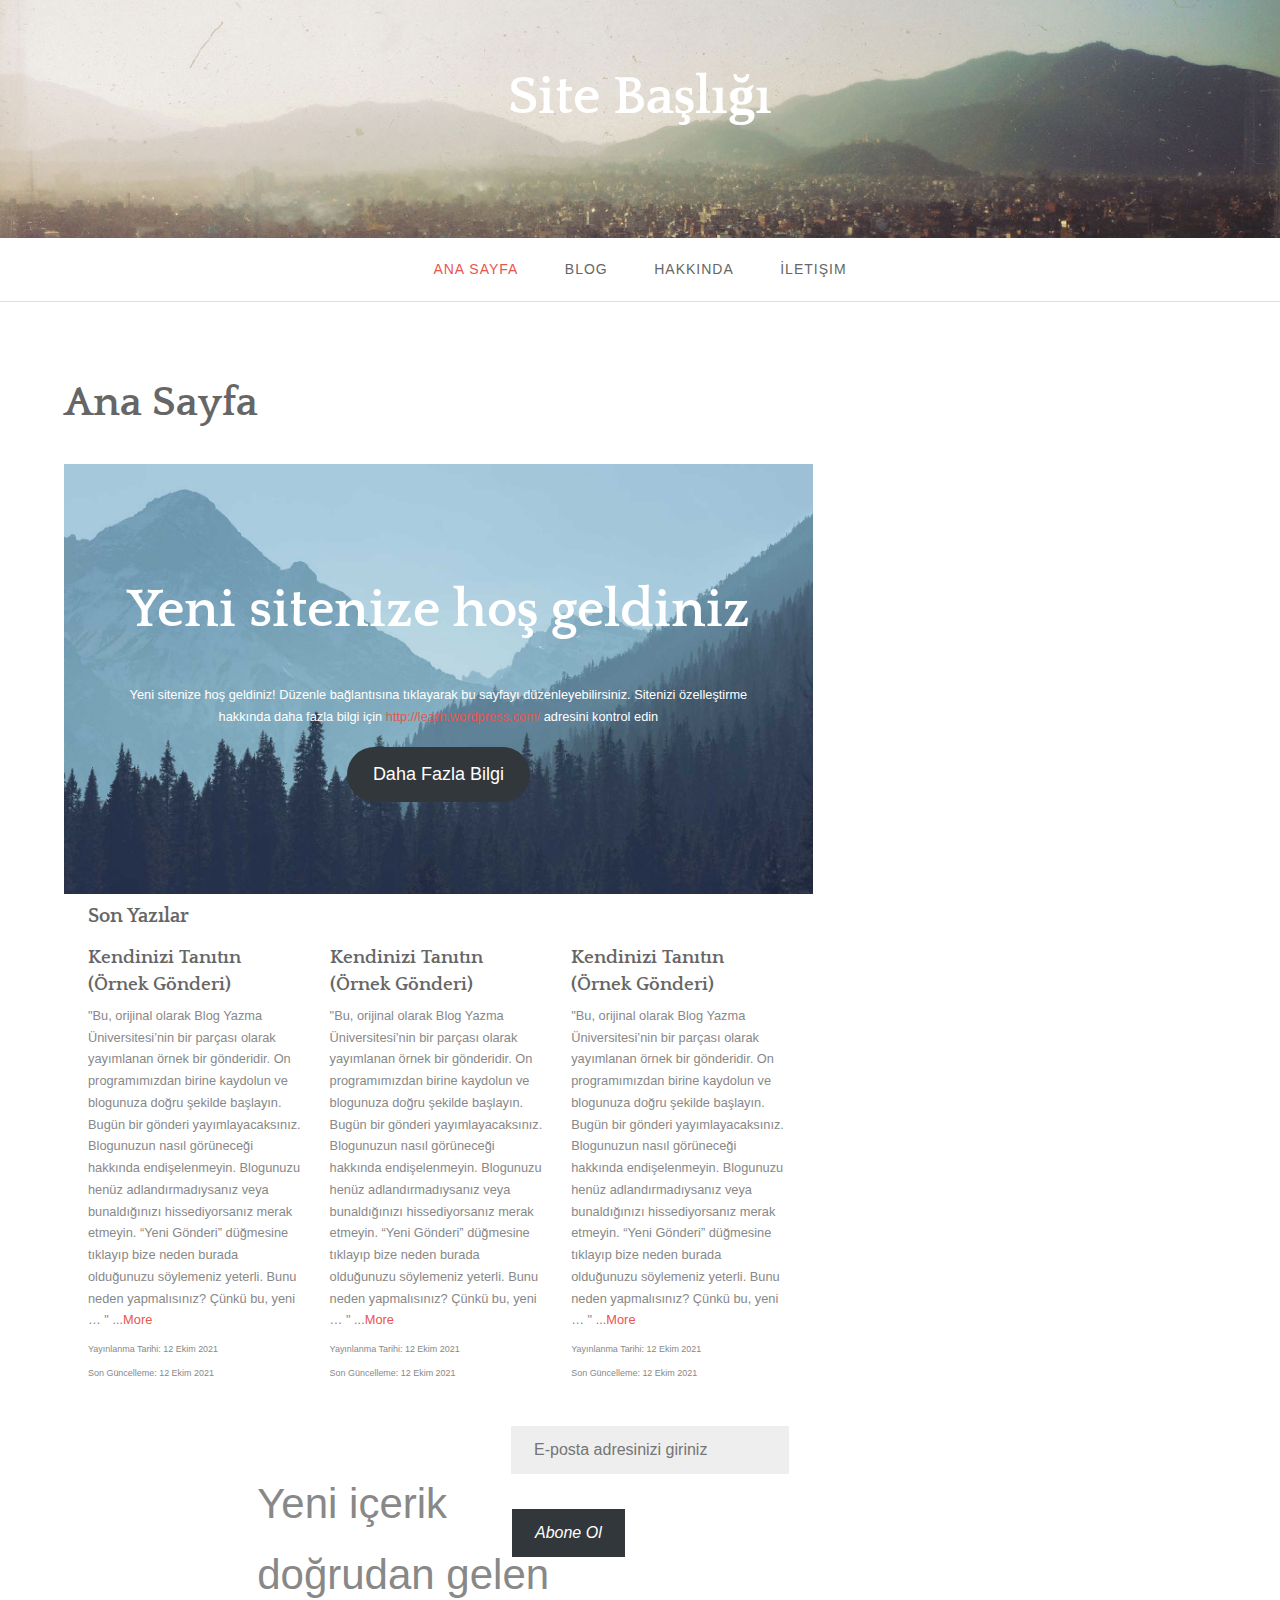
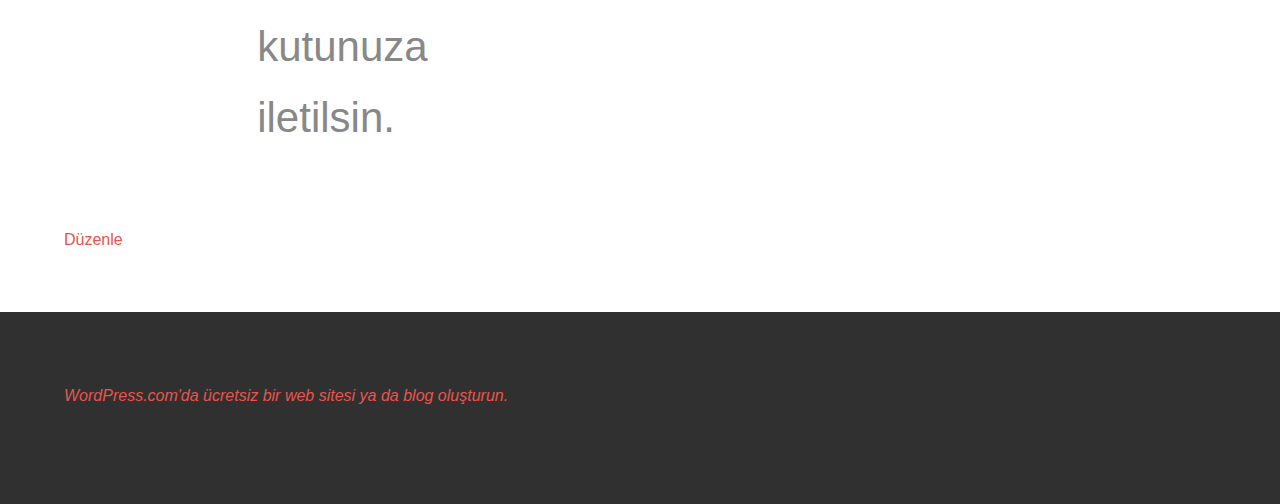
<file: MVCMultiLayerProject/11/index.html>
<!DOCTYPE html>
<html>
    <head>
    <meta charset="UTF-8">
    <link href="https://cdn.jsdelivr.net/npm/bootstrap@5.1.3/dist/css/bootstrap.min.css" rel="stylesheet" integrity="sha384-1BmE4kWBq78iYhFldvKuhfTAU6auU8tT94WrHftjDbrCEXSU1oBoqyl2QvZ6jIW3" crossorigin="anonymous">
    <link rel="stylesheet" href="style.css">
    </head>
    <body>
            <div class="header-bg">
                <div class="site-title-des">
                <h1 class="site-title">
                    <a href="#">Site Başlığı</a>
                </h1>
                <h2 class="site-description"></h2>
                </div>
            </div>
           <header id="masthead" class="site-header" role="banner">
                <div class="stick">
                    <nav id="site-navigation" class="main-navigation clear" role="navigation">
                        <button onclick="menuIndex()" id="menu-button" class="menu-toggle" aria-controls="primary-menu" aria-expanded="false">Menü</button>
                        <ul id="primary-menu-ul" class="menu nav-menu" aria-expanded="false">
                            <li id="menu-item-1" class="menu-item-1-1 current-menu-item">
                                <a href="index.html" aria-current="page">Ana Sayfa</a>
                            </li>
                            <li id="menu-item-2" class="menu-item-2-1">
                                <a href="blog.html" aria-current="page">Blog</a>
                            </li>
                            <li id="menu-item-3" class="menu-item-3-1">
                                <a href="about.html" aria-current="page">Hakkında</a>
                            </li>
                            <li id="menu-item-3" class="menu-item-4-1">
                                <a href="contact.html" aria-current="page">İletişim</a>
                            </li>
                        </ul>
                    </nav>
                </div>
            </header>
            <div id="content" class="site-content">
                <div class="content-area">
                    <main id="main" class="site-main">
                        <article id="articless" class="site-articles">
                            <header class="article-header"><h2 class="section-title">Ana Sayfa</h2></header>
                            <div class="create-content">
                                <div class="featured-image"></div>
                                <div class="featured-background">
                                <div class="featured-container">
                                <div class="featured-info">
                                <div class="grid-info">
                                    <h1 class="new-site">Yeni sitenize hoş geldiniz</h1>
                                    <p class="new-site">Yeni sitenize hoş geldiniz! Düzenle bağlantısına tıklayarak bu sayfayı düzenleyebilirsiniz. Sitenizi özelleştirme hakkında daha fazla bilgi için 
                                    <a class="red-link" href="#">http://learn.wordpress.com/</a> adresini kontrol edin</p>
                                    <div class="info-button">
                                    <div class="learn-more">
                                    <a class="more-info-button" href="#" title="learn--more">Daha Fazla Bilgi</a>
                                    </div></div></div></div></div></div>
                                
                                <div class="last-articles">
                                    <div class="last-container">
                                        <div class="article-grid">
                                            <div class="article-grid-col">
                                                <h4>Son Yazılar</h4>
                                                <div class="articles">
                                                    <div class="article-blocks">
                                                        <article class="wrapper">
                                                            <div class="article-wrapper">
                                                                <h2 class="article-title">
                                                                    <a href="#" rel="bookmark">Kendinizi Tanıtın (Örnek Gönderi)</a>
                                                                </h2>
                                                                <p>"Bu, orijinal olarak Blog Yazma Üniversitesi’nin bir parçası olarak yayımlanan örnek bir gönderidir. On programımızdan birine kaydolun ve blogunuza doğru şekilde başlayın. Bugün bir gönderi yayımlayacaksınız. Blogunuzun nasıl görüneceği hakkında endişelenmeyin. Blogunuzu henüz adlandırmadıysanız veya bunaldığınızı hissediyorsanız merak etmeyin. “Yeni Gönderi” düğmesine tıklayıp bize neden burada olduğunuzu söylemeniz yeterli. Bunu neden yapmalısınız? Çünkü bu, yeni … "
                                                                    <a class="more-link" href="#">...More</a>
                                                                </p> 
                                                            <div class="article-meta">
                                                                <p>Yayınlanma Tarihi: <time class="entry-date-published" datetime="2021-10-12T09:48:10+03:00">12 Ekim 2021</time></p> 
                                                                
                                                                <p>Son Güncelleme: <time class="updated" datetime="2021-10-12T09:51:36+03:00">12 Ekim 2021</time></p>
                                                            </div>
                                                            </div>
                                                        </article>
                                                        <article class="wrapper">
                                                            <div class="article-wrapper">
                                                                <h2 class="article-title">
                                                                    <a href="#" rel="bookmark">Kendinizi Tanıtın (Örnek Gönderi)</a>
                                                                </h2>
                                                                <p>"Bu, orijinal olarak Blog Yazma Üniversitesi’nin bir parçası olarak yayımlanan örnek bir gönderidir. On programımızdan birine kaydolun ve blogunuza doğru şekilde başlayın. Bugün bir gönderi yayımlayacaksınız. Blogunuzun nasıl görüneceği hakkında endişelenmeyin. Blogunuzu henüz adlandırmadıysanız veya bunaldığınızı hissediyorsanız merak etmeyin. “Yeni Gönderi” düğmesine tıklayıp bize neden burada olduğunuzu söylemeniz yeterli. Bunu neden yapmalısınız? Çünkü bu, yeni … "
                                                                    <a class="more-link" href="#">...More</a>
                                                                </p> 
                                                            <div class="article-meta">
                                                                <p>Yayınlanma Tarihi: <time class="entry-date-published" datetime="2021-10-12T09:48:10+03:00">12 Ekim 2021</time></p> 
                                                                
                                                                <p>Son Güncelleme: <time class="updated" datetime="2021-10-12T09:51:36+03:00">12 Ekim 2021</time></p>
                                                            </div>
                                                            </div>
                                                        </article>
                                                        <article class="wrapper">
                                                            <div class="article-wrapper">
                                                                <h2 class="article-title">
                                                                    <a href="#" rel="bookmark">Kendinizi Tanıtın (Örnek Gönderi)</a>
                                                                </h2>
                                                                <p>"Bu, orijinal olarak Blog Yazma Üniversitesi’nin bir parçası olarak yayımlanan örnek bir gönderidir. On programımızdan birine kaydolun ve blogunuza doğru şekilde başlayın. Bugün bir gönderi yayımlayacaksınız. Blogunuzun nasıl görüneceği hakkında endişelenmeyin. Blogunuzu henüz adlandırmadıysanız veya bunaldığınızı hissediyorsanız merak etmeyin. “Yeni Gönderi” düğmesine tıklayıp bize neden burada olduğunuzu söylemeniz yeterli. Bunu neden yapmalısınız? Çünkü bu, yeni … "
                                                                    <a class="more-link" href="#">...More</a>
                                                                </p> 
                                                            <div class="article-meta">
                                                                <p>Yayınlanma Tarihi: <time class="entry-date-published" datetime="2021-10-12T09:48:10+03:00">12 Ekim 2021</time></p> 
                                                                
                                                                <p>Son Güncelleme: <time class="updated" datetime="2021-10-12T09:51:36+03:00">12 Ekim 2021</time></p>    
                                                            </div>
                                                            </div>
                                                        </article></div></div></div></div></div</div>

                                <div class="form-container">
                                    <div class="form-inner-container">
                                        <div class="form-grid">
                                            <div class="form-grid-block-1">
                                                <p class="new-content">Yeni içerik doğrudan gelen kutunuza iletilsin.</p>
                                            </div>
                                            <div class="form-grid-block-2">
                                                <div class="form-subscription">
                                                    <div class="sub-widget">
                                                        <form action="#" method="post" class="sub-blog">
                                                        <p id="subscribe-email">
                                                            <label id="subscribe-field-label" for="subscribe-field" class="screen-reader">E-posta Adresi</label>
                                                            <input type="email" name="email" value id="subscribe-field" placeholder="E-posta adresinizi giriniz"
                                                            style="font-size: 16px; padding: 15px 23px 15px 23px; border-radius: 0px; border-width: 1px;">
                                                        </p>
                                                        <p id="subscribe-submit">
                                                            <input type="hidden" name="blog_id" value="#">
                                                            <input type="hidden" name="source" value="#">
                                                            <input type="hidden" name="sub-type" id="widget">
                                                            <input type="hidden" name="redirect_fragment" id="subscribe-blog">
                                                            <button type="submit" class="sub-button" style="font-size: 16px; padding: 15px 23px 15px 23px; margin-top: 10px; margin-bottom: 10px; border-radius: 0px; border-width: 1px;"> Abone Ol </button>
                                                        </p>
                                                        </form>
                                                    </div>
                                                </div>  
                                            </div>
                                        </div>
                                    </div>
                                </div>
                            </div>
        <footer class="site-footer">
            <span class="edit-link">
                <a class="edit-click" href="#">Düzenle</a>
            </span>

        </footer></article></main></div>
        <div id="secondary" class="widget-area" role="complementary"></div>
    </div>
    <div class="footer-wrap clear">
        <footer class="last-footer" role="contentinfo">
            <div class="site-info">
                <a class="footer-link" href="#">WordPress.com'da ücretsiz bir web sitesi ya da blog oluşturun.</a>
            </div>
        </footer>
    </div>
    <script src="menu-index.js"></script>
    </body>
</html>
</file>
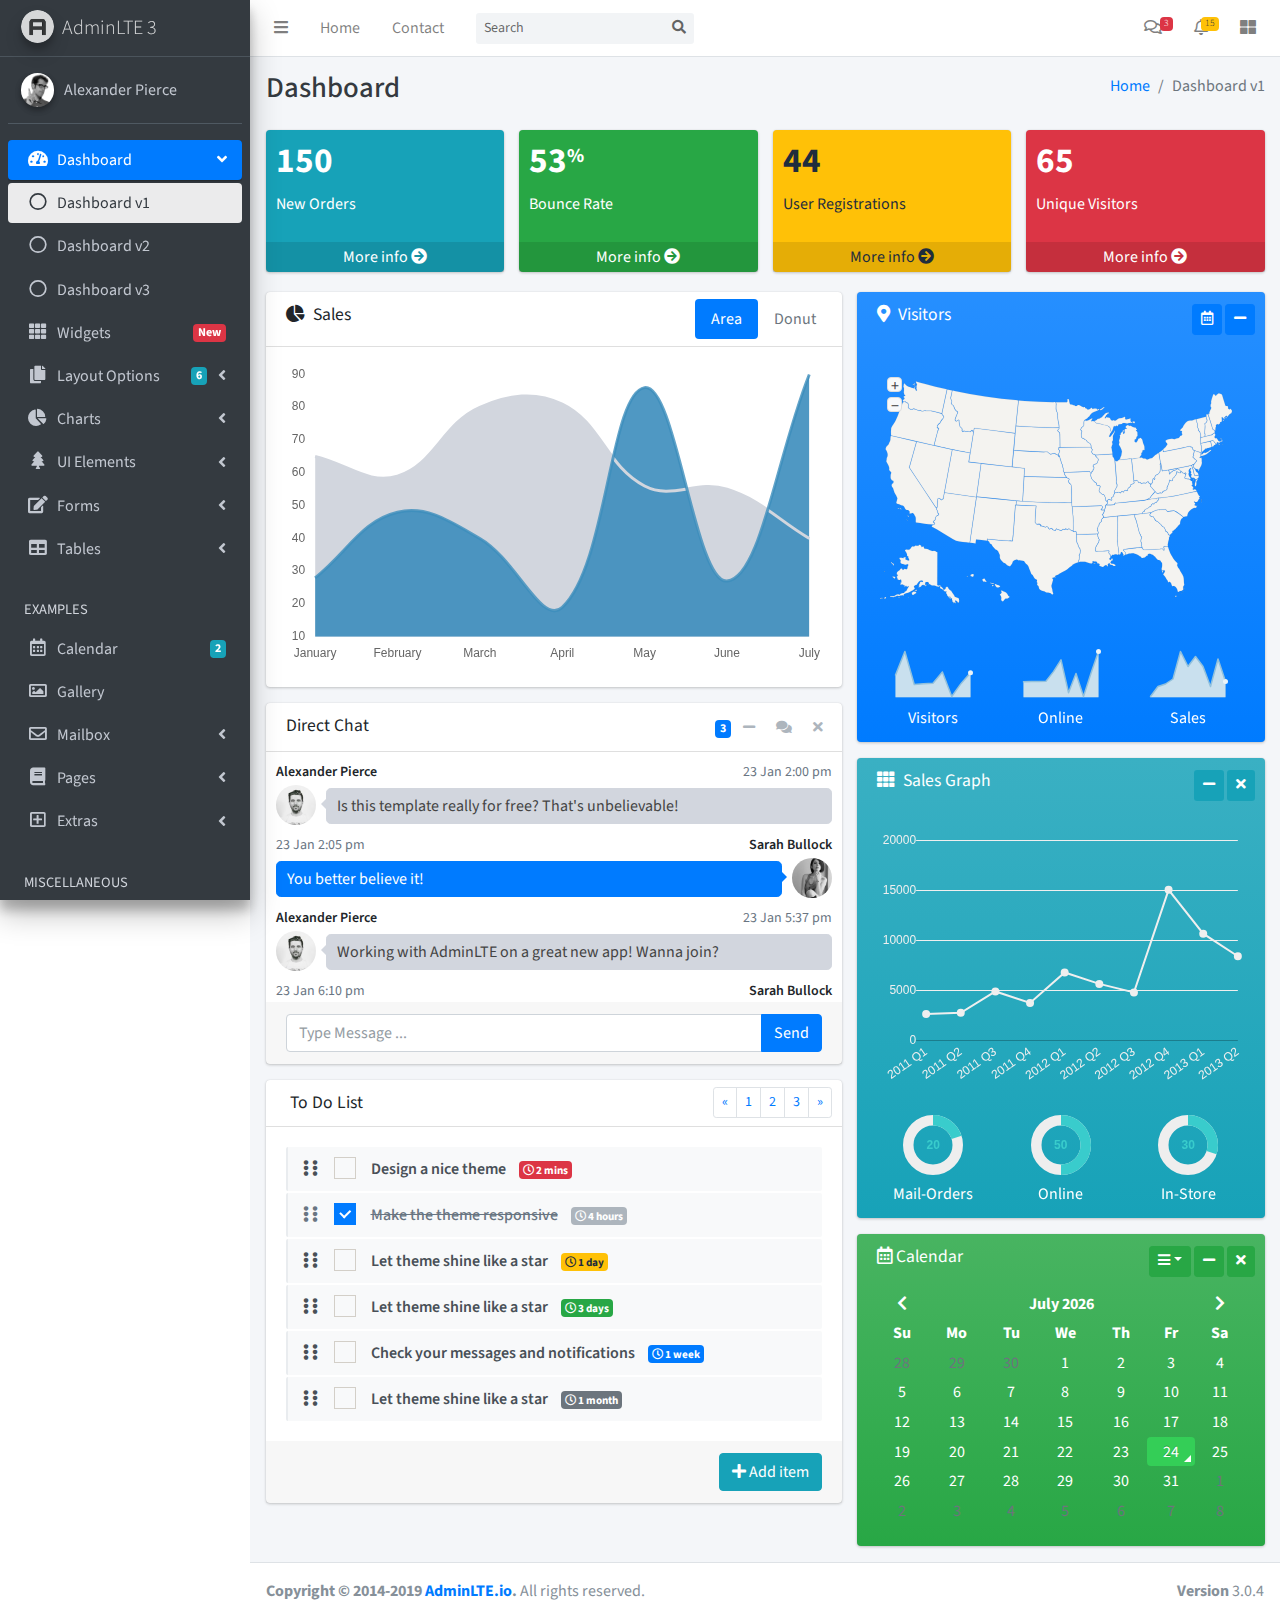
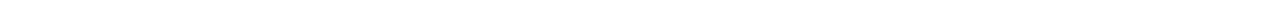
<file: MVCMultiLayerProject/AdminLTE-3.0.4/index.html>
<!DOCTYPE html>
<html>
<head>
  <meta charset="utf-8">
  <meta http-equiv="X-UA-Compatible" content="IE=edge">
  <title>AdminLTE 3 | Dashboard</title>
  <!-- Tell the browser to be responsive to screen width -->
  <meta name="viewport" content="width=device-width, initial-scale=1">
  <!-- Font Awesome -->
  <link rel="stylesheet" href="plugins/fontawesome-free/css/all.min.css">
  <!-- Ionicons -->
  <link rel="stylesheet" href="https://code.ionicframework.com/ionicons/2.0.1/css/ionicons.min.css">
  <!-- Tempusdominus Bbootstrap 4 -->
  <link rel="stylesheet" href="plugins/tempusdominus-bootstrap-4/css/tempusdominus-bootstrap-4.min.css">
  <!-- iCheck -->
  <link rel="stylesheet" href="plugins/icheck-bootstrap/icheck-bootstrap.min.css">
  <!-- JQVMap -->
  <link rel="stylesheet" href="plugins/jqvmap/jqvmap.min.css">
  <!-- Theme style -->
  <link rel="stylesheet" href="dist/css/adminlte.min.css">
  <!-- overlayScrollbars -->
  <link rel="stylesheet" href="plugins/overlayScrollbars/css/OverlayScrollbars.min.css">
  <!-- Daterange picker -->
  <link rel="stylesheet" href="plugins/daterangepicker/daterangepicker.css">
  <!-- summernote -->
  <link rel="stylesheet" href="plugins/summernote/summernote-bs4.css">
  <!-- Google Font: Source Sans Pro -->
  <link href="https://fonts.googleapis.com/css?family=Source+Sans+Pro:300,400,400i,700" rel="stylesheet">
</head>
<body class="hold-transition sidebar-mini layout-fixed">
<div class="wrapper">

  <!-- Navbar -->
  <nav class="main-header navbar navbar-expand navbar-white navbar-light">
    <!-- Left navbar links -->
    <ul class="navbar-nav">
      <li class="nav-item">
        <a class="nav-link" data-widget="pushmenu" href="#" role="button"><i class="fas fa-bars"></i></a>
      </li>
      <li class="nav-item d-none d-sm-inline-block">
        <a href="index3.html" class="nav-link">Home</a>
      </li>
      <li class="nav-item d-none d-sm-inline-block">
        <a href="#" class="nav-link">Contact</a>
      </li>
    </ul>

    <!-- SEARCH FORM -->
    <form class="form-inline ml-3">
      <div class="input-group input-group-sm">
        <input class="form-control form-control-navbar" type="search" placeholder="Search" aria-label="Search">
        <div class="input-group-append">
          <button class="btn btn-navbar" type="submit">
            <i class="fas fa-search"></i>
          </button>
        </div>
      </div>
    </form>

    <!-- Right navbar links -->
    <ul class="navbar-nav ml-auto">
      <!-- Messages Dropdown Menu -->
      <li class="nav-item dropdown">
        <a class="nav-link" data-toggle="dropdown" href="#">
          <i class="far fa-comments"></i>
          <span class="badge badge-danger navbar-badge">3</span>
        </a>
        <div class="dropdown-menu dropdown-menu-lg dropdown-menu-right">
          <a href="#" class="dropdown-item">
            <!-- Message Start -->
            <div class="media">
              <img src="dist/img/user1-128x128.jpg" alt="User Avatar" class="img-size-50 mr-3 img-circle">
              <div class="media-body">
                <h3 class="dropdown-item-title">
                  Brad Diesel
                  <span class="float-right text-sm text-danger"><i class="fas fa-star"></i></span>
                </h3>
                <p class="text-sm">Call me whenever you can...</p>
                <p class="text-sm text-muted"><i class="far fa-clock mr-1"></i> 4 Hours Ago</p>
              </div>
            </div>
            <!-- Message End -->
          </a>
          <div class="dropdown-divider"></div>
          <a href="#" class="dropdown-item">
            <!-- Message Start -->
            <div class="media">
              <img src="dist/img/user8-128x128.jpg" alt="User Avatar" class="img-size-50 img-circle mr-3">
              <div class="media-body">
                <h3 class="dropdown-item-title">
                  John Pierce
                  <span class="float-right text-sm text-muted"><i class="fas fa-star"></i></span>
                </h3>
                <p class="text-sm">I got your message bro</p>
                <p class="text-sm text-muted"><i class="far fa-clock mr-1"></i> 4 Hours Ago</p>
              </div>
            </div>
            <!-- Message End -->
          </a>
          <div class="dropdown-divider"></div>
          <a href="#" class="dropdown-item">
            <!-- Message Start -->
            <div class="media">
              <img src="dist/img/user3-128x128.jpg" alt="User Avatar" class="img-size-50 img-circle mr-3">
              <div class="media-body">
                <h3 class="dropdown-item-title">
                  Nora Silvester
                  <span class="float-right text-sm text-warning"><i class="fas fa-star"></i></span>
                </h3>
                <p class="text-sm">The subject goes here</p>
                <p class="text-sm text-muted"><i class="far fa-clock mr-1"></i> 4 Hours Ago</p>
              </div>
            </div>
            <!-- Message End -->
          </a>
          <div class="dropdown-divider"></div>
          <a href="#" class="dropdown-item dropdown-footer">See All Messages</a>
        </div>
      </li>
      <!-- Notifications Dropdown Menu -->
      <li class="nav-item dropdown">
        <a class="nav-link" data-toggle="dropdown" href="#">
          <i class="far fa-bell"></i>
          <span class="badge badge-warning navbar-badge">15</span>
        </a>
        <div class="dropdown-menu dropdown-menu-lg dropdown-menu-right">
          <span class="dropdown-item dropdown-header">15 Notifications</span>
          <div class="dropdown-divider"></div>
          <a href="#" class="dropdown-item">
            <i class="fas fa-envelope mr-2"></i> 4 new messages
            <span class="float-right text-muted text-sm">3 mins</span>
          </a>
          <div class="dropdown-divider"></div>
          <a href="#" class="dropdown-item">
            <i class="fas fa-users mr-2"></i> 8 friend requests
            <span class="float-right text-muted text-sm">12 hours</span>
          </a>
          <div class="dropdown-divider"></div>
          <a href="#" class="dropdown-item">
            <i class="fas fa-file mr-2"></i> 3 new reports
            <span class="float-right text-muted text-sm">2 days</span>
          </a>
          <div class="dropdown-divider"></div>
          <a href="#" class="dropdown-item dropdown-footer">See All Notifications</a>
        </div>
      </li>
      <li class="nav-item">
        <a class="nav-link" data-widget="control-sidebar" data-slide="true" href="#" role="button">
          <i class="fas fa-th-large"></i>
        </a>
      </li>
    </ul>
  </nav>
  <!-- /.navbar -->

  <!-- Main Sidebar Container -->
  <aside class="main-sidebar sidebar-dark-primary elevation-4">
    <!-- Brand Logo -->
    <a href="index3.html" class="brand-link">
      <img src="dist/img/AdminLTELogo.png" alt="AdminLTE Logo" class="brand-image img-circle elevation-3"
           style="opacity: .8">
      <span class="brand-text font-weight-light">AdminLTE 3</span>
    </a>

    <!-- Sidebar -->
    <div class="sidebar">
      <!-- Sidebar user panel (optional) -->
      <div class="user-panel mt-3 pb-3 mb-3 d-flex">
        <div class="image">
          <img src="dist/img/user2-160x160.jpg" class="img-circle elevation-2" alt="User Image">
        </div>
        <div class="info">
          <a href="#" class="d-block">Alexander Pierce</a>
        </div>
      </div>

      <!-- Sidebar Menu -->
      <nav class="mt-2">
        <ul class="nav nav-pills nav-sidebar flex-column" data-widget="treeview" role="menu" data-accordion="false">
          <!-- Add icons to the links using the .nav-icon class
               with font-awesome or any other icon font library -->
          <li class="nav-item has-treeview menu-open">
            <a href="#" class="nav-link active">
              <i class="nav-icon fas fa-tachometer-alt"></i>
              <p>
                Dashboard
                <i class="right fas fa-angle-left"></i>
              </p>
            </a>
            <ul class="nav nav-treeview">
              <li class="nav-item">
                <a href="./index.html" class="nav-link active">
                  <i class="far fa-circle nav-icon"></i>
                  <p>Dashboard v1</p>
                </a>
              </li>
              <li class="nav-item">
                <a href="./index2.html" class="nav-link">
                  <i class="far fa-circle nav-icon"></i>
                  <p>Dashboard v2</p>
                </a>
              </li>
              <li class="nav-item">
                <a href="./index3.html" class="nav-link">
                  <i class="far fa-circle nav-icon"></i>
                  <p>Dashboard v3</p>
                </a>
              </li>
            </ul>
          </li>
          <li class="nav-item">
            <a href="pages/widgets.html" class="nav-link">
              <i class="nav-icon fas fa-th"></i>
              <p>
                Widgets
                <span class="right badge badge-danger">New</span>
              </p>
            </a>
          </li>
          <li class="nav-item has-treeview">
            <a href="#" class="nav-link">
              <i class="nav-icon fas fa-copy"></i>
              <p>
                Layout Options
                <i class="fas fa-angle-left right"></i>
                <span class="badge badge-info right">6</span>
              </p>
            </a>
            <ul class="nav nav-treeview">
              <li class="nav-item">
                <a href="pages/layout/top-nav.html" class="nav-link">
                  <i class="far fa-circle nav-icon"></i>
                  <p>Top Navigation</p>
                </a>
              </li>
              <li class="nav-item">
                <a href="pages/layout/top-nav-sidebar.html" class="nav-link">
                  <i class="far fa-circle nav-icon"></i>
                  <p>Top Navigation + Sidebar</p>
                </a>
              </li>
              <li class="nav-item">
                <a href="pages/layout/boxed.html" class="nav-link">
                  <i class="far fa-circle nav-icon"></i>
                  <p>Boxed</p>
                </a>
              </li>
              <li class="nav-item">
                <a href="pages/layout/fixed-sidebar.html" class="nav-link">
                  <i class="far fa-circle nav-icon"></i>
                  <p>Fixed Sidebar</p>
                </a>
              </li>
              <li class="nav-item">
                <a href="pages/layout/fixed-topnav.html" class="nav-link">
                  <i class="far fa-circle nav-icon"></i>
                  <p>Fixed Navbar</p>
                </a>
              </li>
              <li class="nav-item">
                <a href="pages/layout/fixed-footer.html" class="nav-link">
                  <i class="far fa-circle nav-icon"></i>
                  <p>Fixed Footer</p>
                </a>
              </li>
              <li class="nav-item">
                <a href="pages/layout/collapsed-sidebar.html" class="nav-link">
                  <i class="far fa-circle nav-icon"></i>
                  <p>Collapsed Sidebar</p>
                </a>
              </li>
            </ul>
          </li>
          <li class="nav-item has-treeview">
            <a href="#" class="nav-link">
              <i class="nav-icon fas fa-chart-pie"></i>
              <p>
                Charts
                <i class="right fas fa-angle-left"></i>
              </p>
            </a>
            <ul class="nav nav-treeview">
              <li class="nav-item">
                <a href="pages/charts/chartjs.html" class="nav-link">
                  <i class="far fa-circle nav-icon"></i>
                  <p>ChartJS</p>
                </a>
              </li>
              <li class="nav-item">
                <a href="pages/charts/flot.html" class="nav-link">
                  <i class="far fa-circle nav-icon"></i>
                  <p>Flot</p>
                </a>
              </li>
              <li class="nav-item">
                <a href="pages/charts/inline.html" class="nav-link">
                  <i class="far fa-circle nav-icon"></i>
                  <p>Inline</p>
                </a>
              </li>
            </ul>
          </li>
          <li class="nav-item has-treeview">
            <a href="#" class="nav-link">
              <i class="nav-icon fas fa-tree"></i>
              <p>
                UI Elements
                <i class="fas fa-angle-left right"></i>
              </p>
            </a>
            <ul class="nav nav-treeview">
              <li class="nav-item">
                <a href="pages/UI/general.html" class="nav-link">
                  <i class="far fa-circle nav-icon"></i>
                  <p>General</p>
                </a>
              </li>
              <li class="nav-item">
                <a href="pages/UI/icons.html" class="nav-link">
                  <i class="far fa-circle nav-icon"></i>
                  <p>Icons</p>
                </a>
              </li>
              <li class="nav-item">
                <a href="pages/UI/buttons.html" class="nav-link">
                  <i class="far fa-circle nav-icon"></i>
                  <p>Buttons</p>
                </a>
              </li>
              <li class="nav-item">
                <a href="pages/UI/sliders.html" class="nav-link">
                  <i class="far fa-circle nav-icon"></i>
                  <p>Sliders</p>
                </a>
              </li>
              <li class="nav-item">
                <a href="pages/UI/modals.html" class="nav-link">
                  <i class="far fa-circle nav-icon"></i>
                  <p>Modals & Alerts</p>
                </a>
              </li>
              <li class="nav-item">
                <a href="pages/UI/navbar.html" class="nav-link">
                  <i class="far fa-circle nav-icon"></i>
                  <p>Navbar & Tabs</p>
                </a>
              </li>
              <li class="nav-item">
                <a href="pages/UI/timeline.html" class="nav-link">
                  <i class="far fa-circle nav-icon"></i>
                  <p>Timeline</p>
                </a>
              </li>
              <li class="nav-item">
                <a href="pages/UI/ribbons.html" class="nav-link">
                  <i class="far fa-circle nav-icon"></i>
                  <p>Ribbons</p>
                </a>
              </li>
            </ul>
          </li>
          <li class="nav-item has-treeview">
            <a href="#" class="nav-link">
              <i class="nav-icon fas fa-edit"></i>
              <p>
                Forms
                <i class="fas fa-angle-left right"></i>
              </p>
            </a>
            <ul class="nav nav-treeview">
              <li class="nav-item">
                <a href="pages/forms/general.html" class="nav-link">
                  <i class="far fa-circle nav-icon"></i>
                  <p>General Elements</p>
                </a>
              </li>
              <li class="nav-item">
                <a href="pages/forms/advanced.html" class="nav-link">
                  <i class="far fa-circle nav-icon"></i>
                  <p>Advanced Elements</p>
                </a>
              </li>
              <li class="nav-item">
                <a href="pages/forms/editors.html" class="nav-link">
                  <i class="far fa-circle nav-icon"></i>
                  <p>Editors</p>
                </a>
              </li>
              <li class="nav-item">
                <a href="pages/forms/validation.html" class="nav-link">
                  <i class="far fa-circle nav-icon"></i>
                  <p>Validation</p>
                </a>
              </li>
            </ul>
          </li>
          <li class="nav-item has-treeview">
            <a href="#" class="nav-link">
              <i class="nav-icon fas fa-table"></i>
              <p>
                Tables
                <i class="fas fa-angle-left right"></i>
              </p>
            </a>
            <ul class="nav nav-treeview">
              <li class="nav-item">
                <a href="pages/tables/simple.html" class="nav-link">
                  <i class="far fa-circle nav-icon"></i>
                  <p>Simple Tables</p>
                </a>
              </li>
              <li class="nav-item">
                <a href="pages/tables/data.html" class="nav-link">
                  <i class="far fa-circle nav-icon"></i>
                  <p>DataTables</p>
                </a>
              </li>
              <li class="nav-item">
                <a href="pages/tables/jsgrid.html" class="nav-link">
                  <i class="far fa-circle nav-icon"></i>
                  <p>jsGrid</p>
                </a>
              </li>
            </ul>
          </li>
          <li class="nav-header">EXAMPLES</li>
          <li class="nav-item">
            <a href="pages/calendar.html" class="nav-link">
              <i class="nav-icon far fa-calendar-alt"></i>
              <p>
                Calendar
                <span class="badge badge-info right">2</span>
              </p>
            </a>
          </li>
          <li class="nav-item">
            <a href="pages/gallery.html" class="nav-link">
              <i class="nav-icon far fa-image"></i>
              <p>
                Gallery
              </p>
            </a>
          </li>
          <li class="nav-item has-treeview">
            <a href="#" class="nav-link">
              <i class="nav-icon far fa-envelope"></i>
              <p>
                Mailbox
                <i class="fas fa-angle-left right"></i>
              </p>
            </a>
            <ul class="nav nav-treeview">
              <li class="nav-item">
                <a href="pages/mailbox/mailbox.html" class="nav-link">
                  <i class="far fa-circle nav-icon"></i>
                  <p>Inbox</p>
                </a>
              </li>
              <li class="nav-item">
                <a href="pages/mailbox/compose.html" class="nav-link">
                  <i class="far fa-circle nav-icon"></i>
                  <p>Compose</p>
                </a>
              </li>
              <li class="nav-item">
                <a href="pages/mailbox/read-mail.html" class="nav-link">
                  <i class="far fa-circle nav-icon"></i>
                  <p>Read</p>
                </a>
              </li>
            </ul>
          </li>
          <li class="nav-item has-treeview">
            <a href="#" class="nav-link">
              <i class="nav-icon fas fa-book"></i>
              <p>
                Pages
                <i class="fas fa-angle-left right"></i>
              </p>
            </a>
            <ul class="nav nav-treeview">
              <li class="nav-item">
                <a href="pages/examples/invoice.html" class="nav-link">
                  <i class="far fa-circle nav-icon"></i>
                  <p>Invoice</p>
                </a>
              </li>
              <li class="nav-item">
                <a href="pages/examples/profile.html" class="nav-link">
                  <i class="far fa-circle nav-icon"></i>
                  <p>Profile</p>
                </a>
              </li>
              <li class="nav-item">
                <a href="pages/examples/e-commerce.html" class="nav-link">
                  <i class="far fa-circle nav-icon"></i>
                  <p>E-commerce</p>
                </a>
              </li>
              <li class="nav-item">
                <a href="pages/examples/projects.html" class="nav-link">
                  <i class="far fa-circle nav-icon"></i>
                  <p>Projects</p>
                </a>
              </li>
              <li class="nav-item">
                <a href="pages/examples/project-add.html" class="nav-link">
                  <i class="far fa-circle nav-icon"></i>
                  <p>Project Add</p>
                </a>
              </li>
              <li class="nav-item">
                <a href="pages/examples/project-edit.html" class="nav-link">
                  <i class="far fa-circle nav-icon"></i>
                  <p>Project Edit</p>
                </a>
              </li>
              <li class="nav-item">
                <a href="pages/examples/project-detail.html" class="nav-link">
                  <i class="far fa-circle nav-icon"></i>
                  <p>Project Detail</p>
                </a>
              </li>
              <li class="nav-item">
                <a href="pages/examples/contacts.html" class="nav-link">
                  <i class="far fa-circle nav-icon"></i>
                  <p>Contacts</p>
                </a>
              </li>
            </ul>
          </li>
          <li class="nav-item has-treeview">
            <a href="#" class="nav-link">
              <i class="nav-icon far fa-plus-square"></i>
              <p>
                Extras
                <i class="fas fa-angle-left right"></i>
              </p>
            </a>
            <ul class="nav nav-treeview">
              <li class="nav-item">
                <a href="pages/examples/login.html" class="nav-link">
                  <i class="far fa-circle nav-icon"></i>
                  <p>Login</p>
                </a>
              </li>
              <li class="nav-item">
                <a href="pages/examples/register.html" class="nav-link">
                  <i class="far fa-circle nav-icon"></i>
                  <p>Register</p>
                </a>
              </li>
              <li class="nav-item">
                <a href="pages/examples/forgot-password.html" class="nav-link">
                  <i class="far fa-circle nav-icon"></i>
                  <p>Forgot Password</p>
                </a>
              </li>
              <li class="nav-item">
                <a href="pages/examples/recover-password.html" class="nav-link">
                  <i class="far fa-circle nav-icon"></i>
                  <p>Recover Password</p>
                </a>
              </li>
              <li class="nav-item">
                <a href="pages/examples/lockscreen.html" class="nav-link">
                  <i class="far fa-circle nav-icon"></i>
                  <p>Lockscreen</p>
                </a>
              </li>
              <li class="nav-item">
                <a href="pages/examples/legacy-user-menu.html" class="nav-link">
                  <i class="far fa-circle nav-icon"></i>
                  <p>Legacy User Menu</p>
                </a>
              </li>
              <li class="nav-item">
                <a href="pages/examples/language-menu.html" class="nav-link">
                  <i class="far fa-circle nav-icon"></i>
                  <p>Language Menu</p>
                </a>
              </li>
              <li class="nav-item">
                <a href="pages/examples/404.html" class="nav-link">
                  <i class="far fa-circle nav-icon"></i>
                  <p>Error 404</p>
                </a>
              </li>
              <li class="nav-item">
                <a href="pages/examples/500.html" class="nav-link">
                  <i class="far fa-circle nav-icon"></i>
                  <p>Error 500</p>
                </a>
              </li>
              <li class="nav-item">
                <a href="pages/examples/pace.html" class="nav-link">
                  <i class="far fa-circle nav-icon"></i>
                  <p>Pace</p>
                </a>
              </li>
              <li class="nav-item">
                <a href="pages/examples/blank.html" class="nav-link">
                  <i class="far fa-circle nav-icon"></i>
                  <p>Blank Page</p>
                </a>
              </li>
              <li class="nav-item">
                <a href="starter.html" class="nav-link">
                  <i class="far fa-circle nav-icon"></i>
                  <p>Starter Page</p>
                </a>
              </li>
            </ul>
          </li>
          <li class="nav-header">MISCELLANEOUS</li>
          <li class="nav-item">
            <a href="https://adminlte.io/docs/3.0" class="nav-link">
              <i class="nav-icon fas fa-file"></i>
              <p>Documentation</p>
            </a>
          </li>
          <li class="nav-header">MULTI LEVEL EXAMPLE</li>
          <li class="nav-item">
            <a href="#" class="nav-link">
              <i class="fas fa-circle nav-icon"></i>
              <p>Level 1</p>
            </a>
          </li>
          <li class="nav-item has-treeview">
            <a href="#" class="nav-link">
              <i class="nav-icon fas fa-circle"></i>
              <p>
                Level 1
                <i class="right fas fa-angle-left"></i>
              </p>
            </a>
            <ul class="nav nav-treeview">
              <li class="nav-item">
                <a href="#" class="nav-link">
                  <i class="far fa-circle nav-icon"></i>
                  <p>Level 2</p>
                </a>
              </li>
              <li class="nav-item has-treeview">
                <a href="#" class="nav-link">
                  <i class="far fa-circle nav-icon"></i>
                  <p>
                    Level 2
                    <i class="right fas fa-angle-left"></i>
                  </p>
                </a>
                <ul class="nav nav-treeview">
                  <li class="nav-item">
                    <a href="#" class="nav-link">
                      <i class="far fa-dot-circle nav-icon"></i>
                      <p>Level 3</p>
                    </a>
                  </li>
                  <li class="nav-item">
                    <a href="#" class="nav-link">
                      <i class="far fa-dot-circle nav-icon"></i>
                      <p>Level 3</p>
                    </a>
                  </li>
                  <li class="nav-item">
                    <a href="#" class="nav-link">
                      <i class="far fa-dot-circle nav-icon"></i>
                      <p>Level 3</p>
                    </a>
                  </li>
                </ul>
              </li>
              <li class="nav-item">
                <a href="#" class="nav-link">
                  <i class="far fa-circle nav-icon"></i>
                  <p>Level 2</p>
                </a>
              </li>
            </ul>
          </li>
          <li class="nav-item">
            <a href="#" class="nav-link">
              <i class="fas fa-circle nav-icon"></i>
              <p>Level 1</p>
            </a>
          </li>
          <li class="nav-header">LABELS</li>
          <li class="nav-item">
            <a href="#" class="nav-link">
              <i class="nav-icon far fa-circle text-danger"></i>
              <p class="text">Important</p>
            </a>
          </li>
          <li class="nav-item">
            <a href="#" class="nav-link">
              <i class="nav-icon far fa-circle text-warning"></i>
              <p>Warning</p>
            </a>
          </li>
          <li class="nav-item">
            <a href="#" class="nav-link">
              <i class="nav-icon far fa-circle text-info"></i>
              <p>Informational</p>
            </a>
          </li>
        </ul>
      </nav>
      <!-- /.sidebar-menu -->
    </div>
    <!-- /.sidebar -->
  </aside>

  <!-- Content Wrapper. Contains page content -->
  <div class="content-wrapper">
    <!-- Content Header (Page header) -->
    <div class="content-header">
      <div class="container-fluid">
        <div class="row mb-2">
          <div class="col-sm-6">
            <h1 class="m-0 text-dark">Dashboard</h1>
          </div><!-- /.col -->
          <div class="col-sm-6">
            <ol class="breadcrumb float-sm-right">
              <li class="breadcrumb-item"><a href="#">Home</a></li>
              <li class="breadcrumb-item active">Dashboard v1</li>
            </ol>
          </div><!-- /.col -->
        </div><!-- /.row -->
      </div><!-- /.container-fluid -->
    </div>
    <!-- /.content-header -->

    <!-- Main content -->
    <section class="content">
      <div class="container-fluid">
        <!-- Small boxes (Stat box) -->
        <div class="row">
          <div class="col-lg-3 col-6">
            <!-- small box -->
            <div class="small-box bg-info">
              <div class="inner">
                <h3>150</h3>

                <p>New Orders</p>
              </div>
              <div class="icon">
                <i class="ion ion-bag"></i>
              </div>
              <a href="#" class="small-box-footer">More info <i class="fas fa-arrow-circle-right"></i></a>
            </div>
          </div>
          <!-- ./col -->
          <div class="col-lg-3 col-6">
            <!-- small box -->
            <div class="small-box bg-success">
              <div class="inner">
                <h3>53<sup style="font-size: 20px">%</sup></h3>

                <p>Bounce Rate</p>
              </div>
              <div class="icon">
                <i class="ion ion-stats-bars"></i>
              </div>
              <a href="#" class="small-box-footer">More info <i class="fas fa-arrow-circle-right"></i></a>
            </div>
          </div>
          <!-- ./col -->
          <div class="col-lg-3 col-6">
            <!-- small box -->
            <div class="small-box bg-warning">
              <div class="inner">
                <h3>44</h3>

                <p>User Registrations</p>
              </div>
              <div class="icon">
                <i class="ion ion-person-add"></i>
              </div>
              <a href="#" class="small-box-footer">More info <i class="fas fa-arrow-circle-right"></i></a>
            </div>
          </div>
          <!-- ./col -->
          <div class="col-lg-3 col-6">
            <!-- small box -->
            <div class="small-box bg-danger">
              <div class="inner">
                <h3>65</h3>

                <p>Unique Visitors</p>
              </div>
              <div class="icon">
                <i class="ion ion-pie-graph"></i>
              </div>
              <a href="#" class="small-box-footer">More info <i class="fas fa-arrow-circle-right"></i></a>
            </div>
          </div>
          <!-- ./col -->
        </div>
        <!-- /.row -->
        <!-- Main row -->
        <div class="row">
          <!-- Left col -->
          <section class="col-lg-7 connectedSortable">
            <!-- Custom tabs (Charts with tabs)-->
            <div class="card">
              <div class="card-header">
                <h3 class="card-title">
                  <i class="fas fa-chart-pie mr-1"></i>
                  Sales
                </h3>
                <div class="card-tools">
                  <ul class="nav nav-pills ml-auto">
                    <li class="nav-item">
                      <a class="nav-link active" href="#revenue-chart" data-toggle="tab">Area</a>
                    </li>
                    <li class="nav-item">
                      <a class="nav-link" href="#sales-chart" data-toggle="tab">Donut</a>
                    </li>
                  </ul>
                </div>
              </div><!-- /.card-header -->
              <div class="card-body">
                <div class="tab-content p-0">
                  <!-- Morris chart - Sales -->
                  <div class="chart tab-pane active" id="revenue-chart"
                       style="position: relative; height: 300px;">
                      <canvas id="revenue-chart-canvas" height="300" style="height: 300px;"></canvas>                         
                   </div>
                  <div class="chart tab-pane" id="sales-chart" style="position: relative; height: 300px;">
                    <canvas id="sales-chart-canvas" height="300" style="height: 300px;"></canvas>                         
                  </div>  
                </div>
              </div><!-- /.card-body -->
            </div>
            <!-- /.card -->

            <!-- DIRECT CHAT -->
            <div class="card direct-chat direct-chat-primary">
              <div class="card-header">
                <h3 class="card-title">Direct Chat</h3>

                <div class="card-tools">
                  <span data-toggle="tooltip" title="3 New Messages" class="badge badge-primary">3</span>
                  <button type="button" class="btn btn-tool" data-card-widget="collapse">
                    <i class="fas fa-minus"></i>
                  </button>
                  <button type="button" class="btn btn-tool" data-toggle="tooltip" title="Contacts"
                          data-widget="chat-pane-toggle">
                    <i class="fas fa-comments"></i>
                  </button>
                  <button type="button" class="btn btn-tool" data-card-widget="remove"><i class="fas fa-times"></i>
                  </button>
                </div>
              </div>
              <!-- /.card-header -->
              <div class="card-body">
                <!-- Conversations are loaded here -->
                <div class="direct-chat-messages">
                  <!-- Message. Default to the left -->
                  <div class="direct-chat-msg">
                    <div class="direct-chat-infos clearfix">
                      <span class="direct-chat-name float-left">Alexander Pierce</span>
                      <span class="direct-chat-timestamp float-right">23 Jan 2:00 pm</span>
                    </div>
                    <!-- /.direct-chat-infos -->
                    <img class="direct-chat-img" src="dist/img/user1-128x128.jpg" alt="message user image">
                    <!-- /.direct-chat-img -->
                    <div class="direct-chat-text">
                      Is this template really for free? That's unbelievable!
                    </div>
                    <!-- /.direct-chat-text -->
                  </div>
                  <!-- /.direct-chat-msg -->

                  <!-- Message to the right -->
                  <div class="direct-chat-msg right">
                    <div class="direct-chat-infos clearfix">
                      <span class="direct-chat-name float-right">Sarah Bullock</span>
                      <span class="direct-chat-timestamp float-left">23 Jan 2:05 pm</span>
                    </div>
                    <!-- /.direct-chat-infos -->
                    <img class="direct-chat-img" src="dist/img/user3-128x128.jpg" alt="message user image">
                    <!-- /.direct-chat-img -->
                    <div class="direct-chat-text">
                      You better believe it!
                    </div>
                    <!-- /.direct-chat-text -->
                  </div>
                  <!-- /.direct-chat-msg -->

                  <!-- Message. Default to the left -->
                  <div class="direct-chat-msg">
                    <div class="direct-chat-infos clearfix">
                      <span class="direct-chat-name float-left">Alexander Pierce</span>
                      <span class="direct-chat-timestamp float-right">23 Jan 5:37 pm</span>
                    </div>
                    <!-- /.direct-chat-infos -->
                    <img class="direct-chat-img" src="dist/img/user1-128x128.jpg" alt="message user image">
                    <!-- /.direct-chat-img -->
                    <div class="direct-chat-text">
                      Working with AdminLTE on a great new app! Wanna join?
                    </div>
                    <!-- /.direct-chat-text -->
                  </div>
                  <!-- /.direct-chat-msg -->

                  <!-- Message to the right -->
                  <div class="direct-chat-msg right">
                    <div class="direct-chat-infos clearfix">
                      <span class="direct-chat-name float-right">Sarah Bullock</span>
                      <span class="direct-chat-timestamp float-left">23 Jan 6:10 pm</span>
                    </div>
                    <!-- /.direct-chat-infos -->
                    <img class="direct-chat-img" src="dist/img/user3-128x128.jpg" alt="message user image">
                    <!-- /.direct-chat-img -->
                    <div class="direct-chat-text">
                      I would love to.
                    </div>
                    <!-- /.direct-chat-text -->
                  </div>
                  <!-- /.direct-chat-msg -->

                </div>
                <!--/.direct-chat-messages-->

                <!-- Contacts are loaded here -->
                <div class="direct-chat-contacts">
                  <ul class="contacts-list">
                    <li>
                      <a href="#">
                        <img class="contacts-list-img" src="dist/img/user1-128x128.jpg">

                        <div class="contacts-list-info">
                          <span class="contacts-list-name">
                            Count Dracula
                            <small class="contacts-list-date float-right">2/28/2015</small>
                          </span>
                          <span class="contacts-list-msg">How have you been? I was...</span>
                        </div>
                        <!-- /.contacts-list-info -->
                      </a>
                    </li>
                    <!-- End Contact Item -->
                    <li>
                      <a href="#">
                        <img class="contacts-list-img" src="dist/img/user7-128x128.jpg">

                        <div class="contacts-list-info">
                          <span class="contacts-list-name">
                            Sarah Doe
                            <small class="contacts-list-date float-right">2/23/2015</small>
                          </span>
                          <span class="contacts-list-msg">I will be waiting for...</span>
                        </div>
                        <!-- /.contacts-list-info -->
                      </a>
                    </li>
                    <!-- End Contact Item -->
                    <li>
                      <a href="#">
                        <img class="contacts-list-img" src="dist/img/user3-128x128.jpg">

                        <div class="contacts-list-info">
                          <span class="contacts-list-name">
                            Nadia Jolie
                            <small class="contacts-list-date float-right">2/20/2015</small>
                          </span>
                          <span class="contacts-list-msg">I'll call you back at...</span>
                        </div>
                        <!-- /.contacts-list-info -->
                      </a>
                    </li>
                    <!-- End Contact Item -->
                    <li>
                      <a href="#">
                        <img class="contacts-list-img" src="dist/img/user5-128x128.jpg">

                        <div class="contacts-list-info">
                          <span class="contacts-list-name">
                            Nora S. Vans
                            <small class="contacts-list-date float-right">2/10/2015</small>
                          </span>
                          <span class="contacts-list-msg">Where is your new...</span>
                        </div>
                        <!-- /.contacts-list-info -->
                      </a>
                    </li>
                    <!-- End Contact Item -->
                    <li>
                      <a href="#">
                        <img class="contacts-list-img" src="dist/img/user6-128x128.jpg">

                        <div class="contacts-list-info">
                          <span class="contacts-list-name">
                            John K.
                            <small class="contacts-list-date float-right">1/27/2015</small>
                          </span>
                          <span class="contacts-list-msg">Can I take a look at...</span>
                        </div>
                        <!-- /.contacts-list-info -->
                      </a>
                    </li>
                    <!-- End Contact Item -->
                    <li>
                      <a href="#">
                        <img class="contacts-list-img" src="dist/img/user8-128x128.jpg">

                        <div class="contacts-list-info">
                          <span class="contacts-list-name">
                            Kenneth M.
                            <small class="contacts-list-date float-right">1/4/2015</small>
                          </span>
                          <span class="contacts-list-msg">Never mind I found...</span>
                        </div>
                        <!-- /.contacts-list-info -->
                      </a>
                    </li>
                    <!-- End Contact Item -->
                  </ul>
                  <!-- /.contacts-list -->
                </div>
                <!-- /.direct-chat-pane -->
              </div>
              <!-- /.card-body -->
              <div class="card-footer">
                <form action="#" method="post">
                  <div class="input-group">
                    <input type="text" name="message" placeholder="Type Message ..." class="form-control">
                    <span class="input-group-append">
                      <button type="button" class="btn btn-primary">Send</button>
                    </span>
                  </div>
                </form>
              </div>
              <!-- /.card-footer-->
            </div>
            <!--/.direct-chat -->

            <!-- TO DO List -->
            <div class="card">
              <div class="card-header">
                <h3 class="card-title">
                  <i class="ion ion-clipboard mr-1"></i>
                  To Do List
                </h3>

                <div class="card-tools">
                  <ul class="pagination pagination-sm">
                    <li class="page-item"><a href="#" class="page-link">&laquo;</a></li>
                    <li class="page-item"><a href="#" class="page-link">1</a></li>
                    <li class="page-item"><a href="#" class="page-link">2</a></li>
                    <li class="page-item"><a href="#" class="page-link">3</a></li>
                    <li class="page-item"><a href="#" class="page-link">&raquo;</a></li>
                  </ul>
                </div>
              </div>
              <!-- /.card-header -->
              <div class="card-body">
                <ul class="todo-list" data-widget="todo-list">
                  <li>
                    <!-- drag handle -->
                    <span class="handle">
                      <i class="fas fa-ellipsis-v"></i>
                      <i class="fas fa-ellipsis-v"></i>
                    </span>
                    <!-- checkbox -->
                    <div  class="icheck-primary d-inline ml-2">
                      <input type="checkbox" value="" name="todo1" id="todoCheck1">
                      <label for="todoCheck1"></label>
                    </div>
                    <!-- todo text -->
                    <span class="text">Design a nice theme</span>
                    <!-- Emphasis label -->
                    <small class="badge badge-danger"><i class="far fa-clock"></i> 2 mins</small>
                    <!-- General tools such as edit or delete-->
                    <div class="tools">
                      <i class="fas fa-edit"></i>
                      <i class="fas fa-trash-o"></i>
                    </div>
                  </li>
                  <li>
                    <span class="handle">
                      <i class="fas fa-ellipsis-v"></i>
                      <i class="fas fa-ellipsis-v"></i>
                    </span>
                    <div  class="icheck-primary d-inline ml-2">
                      <input type="checkbox" value="" name="todo2" id="todoCheck2" checked>
                      <label for="todoCheck2"></label>
                    </div>
                    <span class="text">Make the theme responsive</span>
                    <small class="badge badge-info"><i class="far fa-clock"></i> 4 hours</small>
                    <div class="tools">
                      <i class="fas fa-edit"></i>
                      <i class="fas fa-trash-o"></i>
                    </div>
                  </li>
                  <li>
                    <span class="handle">
                      <i class="fas fa-ellipsis-v"></i>
                      <i class="fas fa-ellipsis-v"></i>
                    </span>
                    <div  class="icheck-primary d-inline ml-2">
                      <input type="checkbox" value="" name="todo3" id="todoCheck3">
                      <label for="todoCheck3"></label>
                    </div>
                    <span class="text">Let theme shine like a star</span>
                    <small class="badge badge-warning"><i class="far fa-clock"></i> 1 day</small>
                    <div class="tools">
                      <i class="fas fa-edit"></i>
                      <i class="fas fa-trash-o"></i>
                    </div>
                  </li>
                  <li>
                    <span class="handle">
                      <i class="fas fa-ellipsis-v"></i>
                      <i class="fas fa-ellipsis-v"></i>
                    </span>
                    <div  class="icheck-primary d-inline ml-2">
                      <input type="checkbox" value="" name="todo4" id="todoCheck4">
                      <label for="todoCheck4"></label>
                    </div>
                    <span class="text">Let theme shine like a star</span>
                    <small class="badge badge-success"><i class="far fa-clock"></i> 3 days</small>
                    <div class="tools">
                      <i class="fas fa-edit"></i>
                      <i class="fas fa-trash-o"></i>
                    </div>
                  </li>
                  <li>
                    <span class="handle">
                      <i class="fas fa-ellipsis-v"></i>
                      <i class="fas fa-ellipsis-v"></i>
                    </span>
                    <div  class="icheck-primary d-inline ml-2">
                      <input type="checkbox" value="" name="todo5" id="todoCheck5">
                      <label for="todoCheck5"></label>
                    </div>
                    <span class="text">Check your messages and notifications</span>
                    <small class="badge badge-primary"><i class="far fa-clock"></i> 1 week</small>
                    <div class="tools">
                      <i class="fas fa-edit"></i>
                      <i class="fas fa-trash-o"></i>
                    </div>
                  </li>
                  <li>
                    <span class="handle">
                      <i class="fas fa-ellipsis-v"></i>
                      <i class="fas fa-ellipsis-v"></i>
                    </span>
                    <div  class="icheck-primary d-inline ml-2">
                      <input type="checkbox" value="" name="todo6" id="todoCheck6">
                      <label for="todoCheck6"></label>
                    </div>
                    <span class="text">Let theme shine like a star</span>
                    <small class="badge badge-secondary"><i class="far fa-clock"></i> 1 month</small>
                    <div class="tools">
                      <i class="fas fa-edit"></i>
                      <i class="fas fa-trash-o"></i>
                    </div>
                  </li>
                </ul>
              </div>
              <!-- /.card-body -->
              <div class="card-footer clearfix">
                <button type="button" class="btn btn-info float-right"><i class="fas fa-plus"></i> Add item</button>
              </div>
            </div>
            <!-- /.card -->
          </section>
          <!-- /.Left col -->
          <!-- right col (We are only adding the ID to make the widgets sortable)-->
          <section class="col-lg-5 connectedSortable">

            <!-- Map card -->
            <div class="card bg-gradient-primary">
              <div class="card-header border-0">
                <h3 class="card-title">
                  <i class="fas fa-map-marker-alt mr-1"></i>
                  Visitors
                </h3>
                <!-- card tools -->
                <div class="card-tools">
                  <button type="button"
                          class="btn btn-primary btn-sm daterange"
                          data-toggle="tooltip"
                          title="Date range">
                    <i class="far fa-calendar-alt"></i>
                  </button>
                  <button type="button"
                          class="btn btn-primary btn-sm"
                          data-card-widget="collapse"
                          data-toggle="tooltip"
                          title="Collapse">
                    <i class="fas fa-minus"></i>
                  </button>
                </div>
                <!-- /.card-tools -->
              </div>
              <div class="card-body">
                <div id="world-map" style="height: 250px; width: 100%;"></div>
              </div>
              <!-- /.card-body-->
              <div class="card-footer bg-transparent">
                <div class="row">
                  <div class="col-4 text-center">
                    <div id="sparkline-1"></div>
                    <div class="text-white">Visitors</div>
                  </div>
                  <!-- ./col -->
                  <div class="col-4 text-center">
                    <div id="sparkline-2"></div>
                    <div class="text-white">Online</div>
                  </div>
                  <!-- ./col -->
                  <div class="col-4 text-center">
                    <div id="sparkline-3"></div>
                    <div class="text-white">Sales</div>
                  </div>
                  <!-- ./col -->
                </div>
                <!-- /.row -->
              </div>
            </div>
            <!-- /.card -->

            <!-- solid sales graph -->
            <div class="card bg-gradient-info">
              <div class="card-header border-0">
                <h3 class="card-title">
                  <i class="fas fa-th mr-1"></i>
                  Sales Graph
                </h3>

                <div class="card-tools">
                  <button type="button" class="btn bg-info btn-sm" data-card-widget="collapse">
                    <i class="fas fa-minus"></i>
                  </button>
                  <button type="button" class="btn bg-info btn-sm" data-card-widget="remove">
                    <i class="fas fa-times"></i>
                  </button>
                </div>
              </div>
              <div class="card-body">
                <canvas class="chart" id="line-chart" style="min-height: 250px; height: 250px; max-height: 250px; max-width: 100%;"></canvas>
              </div>
              <!-- /.card-body -->
              <div class="card-footer bg-transparent">
                <div class="row">
                  <div class="col-4 text-center">
                    <input type="text" class="knob" data-readonly="true" value="20" data-width="60" data-height="60"
                           data-fgColor="#39CCCC">

                    <div class="text-white">Mail-Orders</div>
                  </div>
                  <!-- ./col -->
                  <div class="col-4 text-center">
                    <input type="text" class="knob" data-readonly="true" value="50" data-width="60" data-height="60"
                           data-fgColor="#39CCCC">

                    <div class="text-white">Online</div>
                  </div>
                  <!-- ./col -->
                  <div class="col-4 text-center">
                    <input type="text" class="knob" data-readonly="true" value="30" data-width="60" data-height="60"
                           data-fgColor="#39CCCC">

                    <div class="text-white">In-Store</div>
                  </div>
                  <!-- ./col -->
                </div>
                <!-- /.row -->
              </div>
              <!-- /.card-footer -->
            </div>
            <!-- /.card -->

            <!-- Calendar -->
            <div class="card bg-gradient-success">
              <div class="card-header border-0">

                <h3 class="card-title">
                  <i class="far fa-calendar-alt"></i>
                  Calendar
                </h3>
                <!-- tools card -->
                <div class="card-tools">
                  <!-- button with a dropdown -->
                  <div class="btn-group">
                    <button type="button" class="btn btn-success btn-sm dropdown-toggle" data-toggle="dropdown">
                      <i class="fas fa-bars"></i></button>
                    <div class="dropdown-menu float-right" role="menu">
                      <a href="#" class="dropdown-item">Add new event</a>
                      <a href="#" class="dropdown-item">Clear events</a>
                      <div class="dropdown-divider"></div>
                      <a href="#" class="dropdown-item">View calendar</a>
                    </div>
                  </div>
                  <button type="button" class="btn btn-success btn-sm" data-card-widget="collapse">
                    <i class="fas fa-minus"></i>
                  </button>
                  <button type="button" class="btn btn-success btn-sm" data-card-widget="remove">
                    <i class="fas fa-times"></i>
                  </button>
                </div>
                <!-- /. tools -->
              </div>
              <!-- /.card-header -->
              <div class="card-body pt-0">
                <!--The calendar -->
                <div id="calendar" style="width: 100%"></div>
              </div>
              <!-- /.card-body -->
            </div>
            <!-- /.card -->
          </section>
          <!-- right col -->
        </div>
        <!-- /.row (main row) -->
      </div><!-- /.container-fluid -->
    </section>
    <!-- /.content -->
  </div>
  <!-- /.content-wrapper -->
  <footer class="main-footer">
    <strong>Copyright &copy; 2014-2019 <a href="http://adminlte.io">AdminLTE.io</a>.</strong>
    All rights reserved.
    <div class="float-right d-none d-sm-inline-block">
      <b>Version</b> 3.0.4
    </div>
  </footer>

  <!-- Control Sidebar -->
  <aside class="control-sidebar control-sidebar-dark">
    <!-- Control sidebar content goes here -->
  </aside>
  <!-- /.control-sidebar -->
</div>
<!-- ./wrapper -->

<!-- jQuery -->
<script src="plugins/jquery/jquery.min.js"></script>
<!-- jQuery UI 1.11.4 -->
<script src="plugins/jquery-ui/jquery-ui.min.js"></script>
<!-- Resolve conflict in jQuery UI tooltip with Bootstrap tooltip -->
<script>
  $.widget.bridge('uibutton', $.ui.button)
</script>
<!-- Bootstrap 4 -->
<script src="plugins/bootstrap/js/bootstrap.bundle.min.js"></script>
<!-- ChartJS -->
<script src="plugins/chart.js/Chart.min.js"></script>
<!-- Sparkline -->
<script src="plugins/sparklines/sparkline.js"></script>
<!-- JQVMap -->
<script src="plugins/jqvmap/jquery.vmap.min.js"></script>
<script src="plugins/jqvmap/maps/jquery.vmap.usa.js"></script>
<!-- jQuery Knob Chart -->
<script src="plugins/jquery-knob/jquery.knob.min.js"></script>
<!-- daterangepicker -->
<script src="plugins/moment/moment.min.js"></script>
<script src="plugins/daterangepicker/daterangepicker.js"></script>
<!-- Tempusdominus Bootstrap 4 -->
<script src="plugins/tempusdominus-bootstrap-4/js/tempusdominus-bootstrap-4.min.js"></script>
<!-- Summernote -->
<script src="plugins/summernote/summernote-bs4.min.js"></script>
<!-- overlayScrollbars -->
<script src="plugins/overlayScrollbars/js/jquery.overlayScrollbars.min.js"></script>
<!-- AdminLTE App -->
<script src="dist/js/adminlte.js"></script>
<!-- AdminLTE dashboard demo (This is only for demo purposes) -->
<script src="dist/js/pages/dashboard.js"></script>
<!-- AdminLTE for demo purposes -->
<script src="dist/js/demo.js"></script>
</body>
</html>
</file>
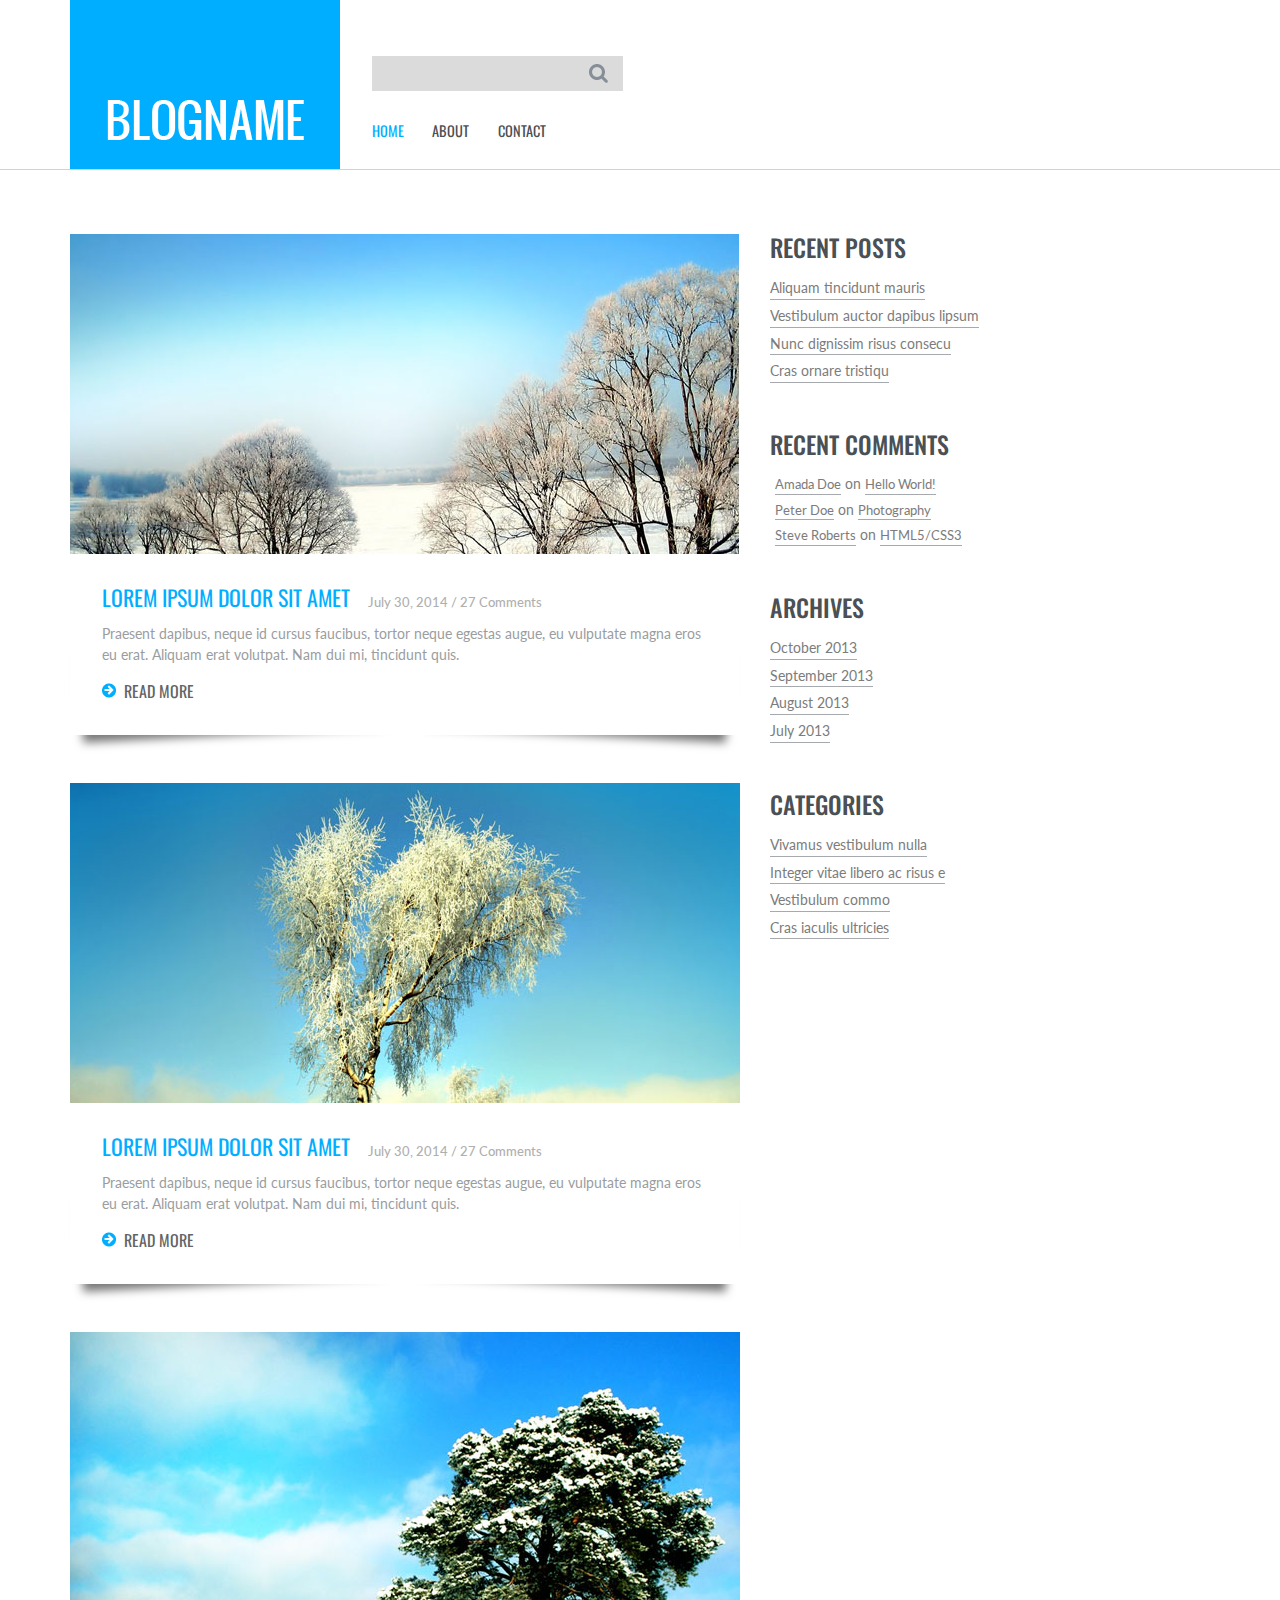
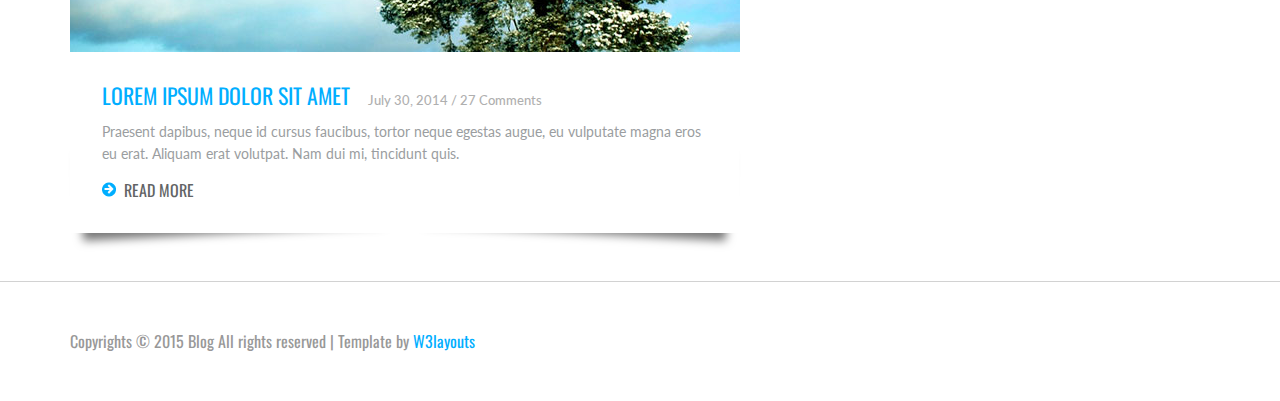
<file: MVCMultiLayerProject/web2/index.html>
<!--
Author: W3layouts
Author URL: http://w3layouts.com
License: Creative Commons Attribution 3.0 Unported
License URL: http://creativecommons.org/licenses/by/3.0/
-->
<!DOCTYPE HTML>
<html>
<head>
	<title>Personal Blog a Blogging Category Flat Bootstarp  Responsive Website Template | Home :: w3layouts</title>
	<link href="css/bootstrap.css" rel='stylesheet' type='text/css' />
	<link href="css/style.css" rel='stylesheet' type='text/css' />
	<meta name="viewport" content="width=device-width, initial-scale=1">
	<meta http-equiv="Content-Type" content="text/html; charset=utf-8" />
	<meta name="keywords" content="Personal Blog Responsive web template, Bootstrap Web Templates, Flat Web Templates, Andriod Compatible web template, 
	Smartphone Compatible web template, free webdesigns for Nokia, Samsung, LG, SonyErricsson, Motorola web design" 
	/>
	<script type="application/x-javascript"> addEventListener("load", function() { setTimeout(hideURLbar, 0); }, false); function hideURLbar(){ window.scrollTo(0,1); } </script>
	<!----webfonts---->
		<link href='http://fonts.googleapis.com/css?family=Oswald:100,400,300,700' rel='stylesheet' type='text/css'>
		<link href='http://fonts.googleapis.com/css?family=Lato:100,300,400,700,900,300italic' rel='stylesheet' type='text/css'>
		<!----//webfonts---->
		  <script src="http://ajax.googleapis.com/ajax/libs/jquery/2.1.1/jquery.min.js"></script>
		<!--end slider -->
		<!--script-->
<script type="text/javascript" src="js/move-top.js"></script>
<script type="text/javascript" src="js/easing.js"></script>
<!--/script-->
<script type="text/javascript">
			jQuery(document).ready(function($) {
				$(".scroll").click(function(event){		
					event.preventDefault();
					$('html,body').animate({scrollTop:$(this.hash).offset().top},900);
				});
			});
</script>
<!---->

</head>
<body>
<!---header---->			
<div class="header">  
	 <div class="container">
		  <div class="logo">
			  <a href="index.html"><img src="images/logo.jpg" title="" /></a>
		  </div>
			 <!---start-top-nav---->
			 <div class="top-menu">
				 <div class="search">
					 <form>
					 <input type="text" placeholder="" required="">
					 <input type="submit" value=""/>
					 </form>
				 </div>
				  <span class="menu"> </span> 
				   <ul>
						<li class="active"><a href="index.html">HOME</a></li>						
						<li><a href="about.html">ABOUT</a></li>	
						<li><a href="contact.html">CONTACT</a></li>						
						<div class="clearfix"> </div>
				 </ul>
			 </div>
			 <div class="clearfix"></div>
					<script>
					$("span.menu").click(function(){
					$(".top-menu ul").slideToggle("slow" , function(){
					});
					});
					</script>
				<!---//End-top-nav---->					
	 </div>
</div>
<!--/header-->
<div class="content">
	 <div class="container">
		 <div class="content-grids">
			 <div class="col-md-8 content-main">
				 <div class="content-grid">					 
					 <div class="content-grid-info">
						 <img src="images/post1.jpg" alt=""/>
						 <div class="post-info">
						 <h4><a href="single.html">Lorem ipsum dolor sit amet</a>  July 30, 2014 / 27 Comments</h4>
						 <p>Praesent dapibus, neque id cursus faucibus, tortor neque egestas augue, eu vulputate magna eros eu erat. Aliquam erat volutpat. Nam dui mi, tincidunt quis.</p>
						 <a href="single.html"><span></span>READ MORE</a>
						 </div>
					 </div>
					 <div class="content-grid-info">
						 <img src="images/post2.jpg" alt=""/>
						 <div class="post-info">
						 <h4><a href="single.html">Lorem ipsum dolor sit amet</a>  July 30, 2014 / 27 Comments</h4>
						 <p>Praesent dapibus, neque id cursus faucibus, tortor neque egestas augue, eu vulputate magna eros eu erat. Aliquam erat volutpat. Nam dui mi, tincidunt quis.</p>
						 <a href="single.html"><span></span>READ MORE</a>
						 </div>
					 </div>
					 <div class="content-grid-info">
						 <img src="images/post3.jpg" alt=""/>
						 <div class="post-info">
						 <h4><a href="single.html">Lorem ipsum dolor sit amet</a>  July 30, 2014 / 27 Comments</h4>
						 <p>Praesent dapibus, neque id cursus faucibus, tortor neque egestas augue, eu vulputate magna eros eu erat. Aliquam erat volutpat. Nam dui mi, tincidunt quis.</p>
						 <a href="single.html"><span></span>READ MORE</a>
						 </div>
					 </div>
					 
				 </div>
			  </div>
			  <div class="col-md-4 content-right">
				 <div class="recent">
					 <h3>RECENT POSTS</h3>
					 <ul>
					 <li><a href="#">Aliquam tincidunt mauris</a></li>
					 <li><a href="#">Vestibulum auctor dapibus  lipsum</a></li>
					 <li><a href="#">Nunc dignissim risus consecu</a></li>
					 <li><a href="#">Cras ornare tristiqu</a></li>
					 </ul>
				 </div>
				 <div class="comments">
					 <h3>RECENT COMMENTS</h3>
					 <ul>
					 <li><a href="#">Amada Doe </a> on <a href="#">Hello World!</a></li>
					 <li><a href="#">Peter Doe </a> on <a href="#"> Photography</a></li>
					 <li><a href="#">Steve Roberts  </a> on <a href="#">HTML5/CSS3</a></li>
					 </ul>
				 </div>
				 <div class="clearfix"></div>
				 <div class="archives">
					 <h3>ARCHIVES</h3>
					 <ul>
					 <li><a href="#">October 2013</a></li>
					 <li><a href="#">September 2013</a></li>
					 <li><a href="#">August 2013</a></li>
					 <li><a href="#">July 2013</a></li>
					 </ul>
				 </div>
				 <div class="categories">
					 <h3>CATEGORIES</h3>
					 <ul>
					 <li><a href="#">Vivamus vestibulum nulla</a></li>
					 <li><a href="#">Integer vitae libero ac risus e</a></li>
					 <li><a href="#">Vestibulum commo</a></li>
					 <li><a href="#">Cras iaculis ultricies</a></li>
					 </ul>
				 </div>
				 <div class="clearfix"></div>
			  </div>
			  <div class="clearfix"></div>
		  </div>
	  </div>
</div>
<!---->
<div class="footer">
	 <div class="container">
	 <p>Copyrights © 2015 Blog All rights reserved | Template by <a href="http://w3layouts.com/">W3layouts</a></p>
	 </div>
</div>
</file>
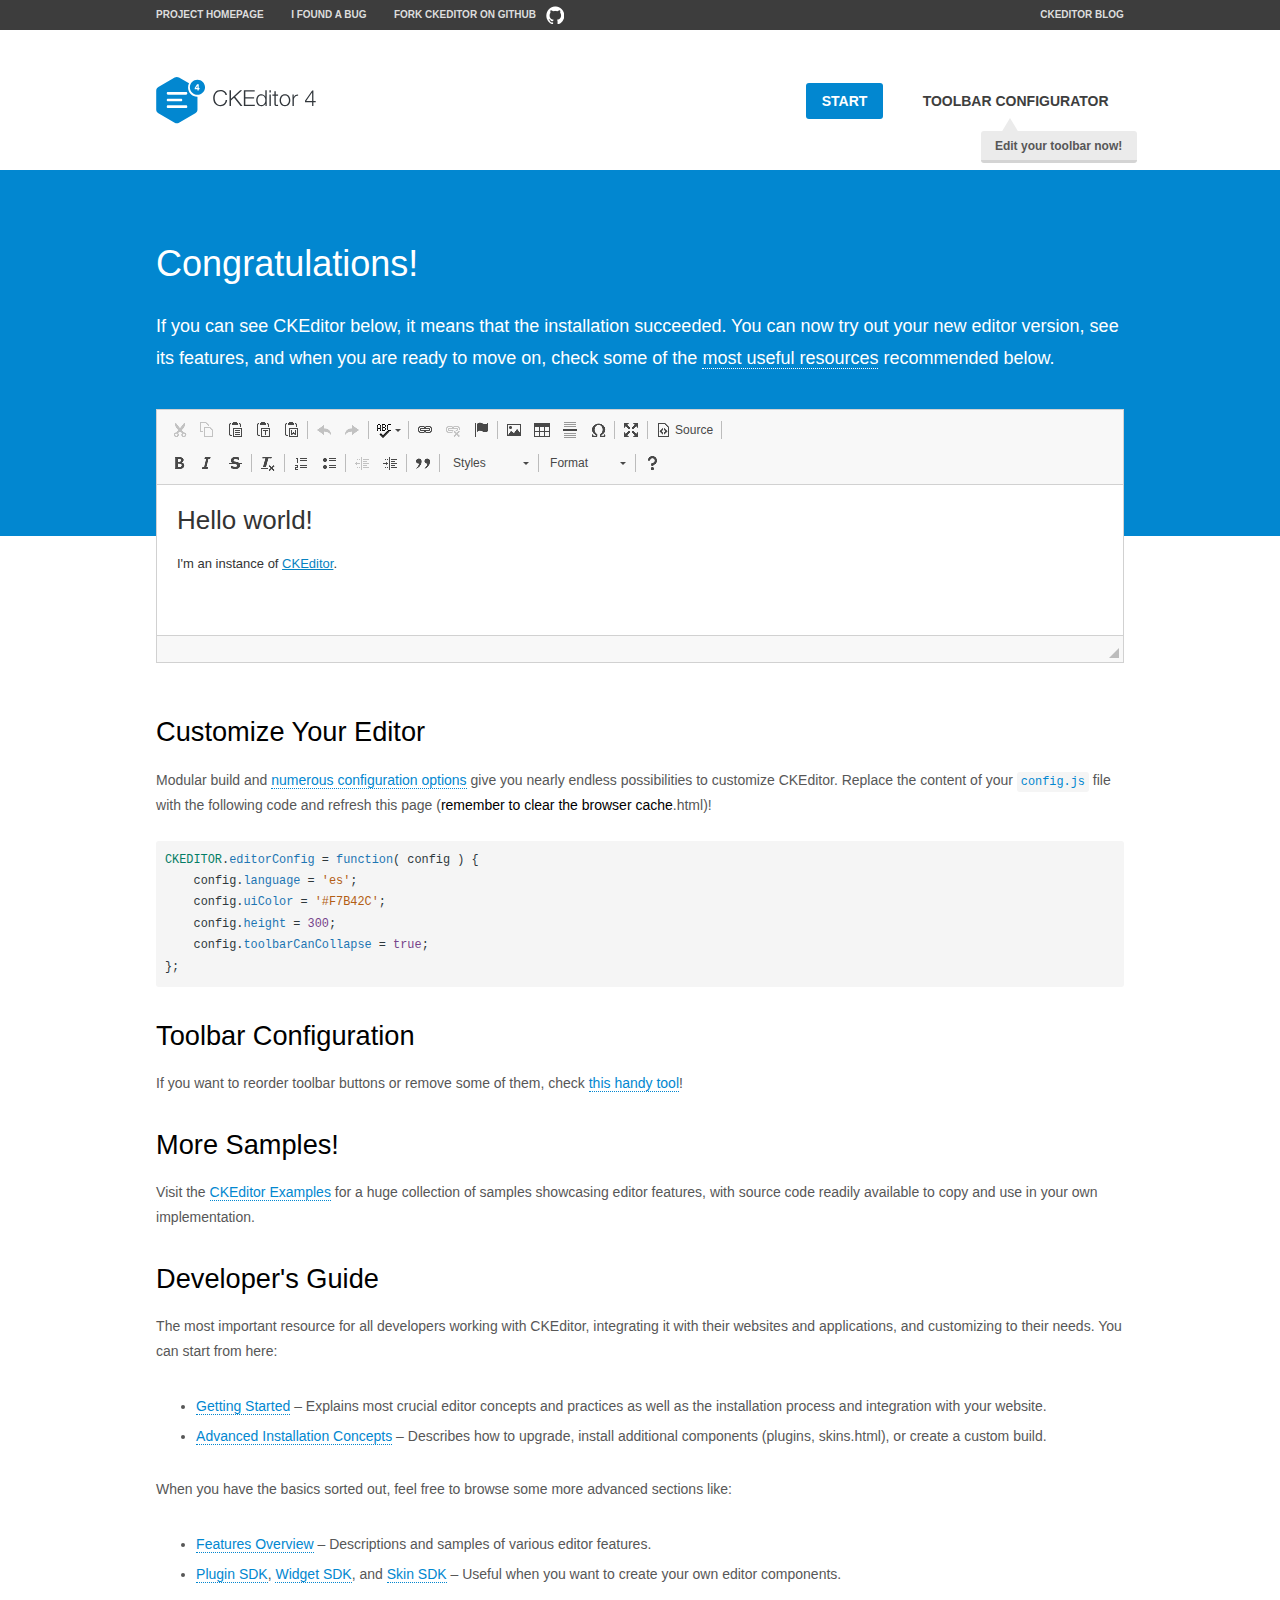
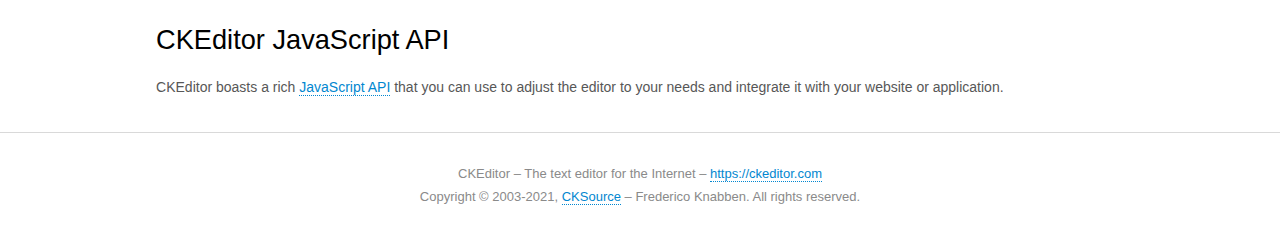
<file: MVCMultiLayerProject/ckeditor/samples/index.html>
<!DOCTYPE html>
<!--
Copyright (c) 2003-2021, CKSource - Frederico Knabben. All rights reserved.
For licensing, see LICENSE.md or https://ckeditor.com/legal/ckeditor-oss-license
-->
<html lang="en">
<head>
	<meta charset="utf-8">
	<title>CKEditor Sample</title>
	<script src="../ckeditor.js"></script>
	<script src="js/sample.js"></script>
	<link rel="stylesheet" href="css/samples.css">
	<link rel="stylesheet" href="toolbarconfigurator/lib/codemirror/neo.css">
	<meta name="viewport" content="width=device-width,initial-scale=1">
	<meta name="description" content="Try the latest sample of CKEditor 4 and learn more about customizing your WYSIWYG editor with endless possibilities.">
</head>
<body id="main">

<nav class="navigation-a">
	<div class="grid-container">
		<ul class="navigation-a-left grid-width-70">
			<li><a href="https://ckeditor.com/ckeditor-4/">Project Homepage</a></li>
			<li><a href="https://github.com/ckeditor/ckeditor4/issues">I found a bug</a></li>
			<li><a href="https://github.com/ckeditor/ckeditor4" class="icon-pos-right icon-navigation-a-github">Fork CKEditor on GitHub</a></li>
		</ul>
		<ul class="navigation-a-right grid-width-30">
			<li><a href="https://ckeditor.com/blog/">CKEditor Blog</a></li>
		</ul>
	</div>
</nav>

<header class="header-a">
	<div class="grid-container">
		<h1 class="header-a-logo grid-width-30">
			<a href="index.html"><img src="img/logo.svg" onerror="this.src='img/logo.png'; this.onerror=null;" alt="CKEditor Sample"></a>
		</h1>

		<nav class="navigation-b grid-width-70">
			<ul>
				<li><a href="index.html" class="button-a button-a-background">Start</a></li>
				<li><a href="toolbarconfigurator/index.html" class="button-a">Toolbar configurator <span class="balloon-a balloon-a-nw">Edit your toolbar now!</span></a></li>
			</ul>
		</nav>
	</div>
</header>

<main>
	<div class="adjoined-top">
		<div class="grid-container">
			<div class="content grid-width-100">
				<h1>Congratulations!</h1>
				<p>
					If you can see CKEditor below, it means that the installation succeeded.
					You can now try out your new editor version, see its features, and when you are ready to move on, check some of the <a href="#sample-customize">most useful resources</a> recommended below.
				</p>
			</div>
		</div>
	</div>
	<div class="adjoined-bottom">
		<div class="grid-container">
			<div class="grid-width-100">
				<div id="editor">
					<h1>Hello world!</h1>
					<p>I'm an instance of <a href="https://ckeditor.com">CKEditor</a>.</p>
				</div>
			</div>
		</div>
	</div>

	<div class="grid-container">
		<div class="content grid-width-100">
			<section id="sample-customize">
				<h2>Customize Your Editor</h2>
				<p>Modular build and <a href="https://ckeditor.com/docs/ckeditor4/latest/guide/dev_configuration.html">numerous configuration options</a> give you nearly endless possibilities to customize CKEditor. Replace the content of your <code><a href="../config.js">config.js</a></code> file with the following code and refresh this page (<strong>remember to clear the browser cache</strong>.html)!</p>
		<pre class="cm-s-neo CodeMirror"><code><span style="padding-right: 0.1px;"><span class="cm-variable">CKEDITOR</span>.<span class="cm-property">editorConfig</span> <span class="cm-operator">=</span> <span class="cm-keyword">function</span>( <span class="cm-def">config</span> ) {</span>
<span style="padding-right: 0.1px;"><span class="cm-tab">	</span><span class="cm-variable-2">config</span>.<span class="cm-property">language</span> <span class="cm-operator">=</span> <span class="cm-string">'es'</span>;</span>
<span style="padding-right: 0.1px;"><span class="cm-tab">	</span><span class="cm-variable-2">config</span>.<span class="cm-property">uiColor</span> <span class="cm-operator">=</span> <span class="cm-string">'#F7B42C'</span>;</span>
<span style="padding-right: 0.1px;"><span class="cm-tab">	</span><span class="cm-variable-2">config</span>.<span class="cm-property">height</span> <span class="cm-operator">=</span> <span class="cm-number">300</span>;</span>
<span style="padding-right: 0.1px;"><span class="cm-tab">	</span><span class="cm-variable-2">config</span>.<span class="cm-property">toolbarCanCollapse</span> <span class="cm-operator">=</span> <span class="cm-atom">true</span>;</span>
<span style="padding-right: 0.1px;">};</span></code></pre>
			</section>

			<section>
				<h2>Toolbar Configuration</h2>
				<p>If you want to reorder toolbar buttons or remove some of them, check <a href="toolbarconfigurator/index.html">this handy tool</a>!</p>
			</section>

			<section>
				<h2>More Samples!</h2>
				<p>Visit the <a href="https://ckeditor.com/docs/ckeditor4/latest/examples/index.html">CKEditor Examples</a> for a huge collection of samples showcasing editor features, with source code readily available to copy and use in your own implementation.</p>
			</section>

			<section>
				<h2>Developer's Guide</h2>
				<p>The most important resource for all developers working with CKEditor, integrating it with their websites and applications, and customizing to their needs. You can start from here:</p>
				<ul>
					<li><a href="https://ckeditor.com/docs/ckeditor4/latest/guide/dev_installation.html">Getting Started</a> &ndash; Explains most crucial editor concepts and practices as well as the installation process and integration with your website.</li>
					<li><a href="https://ckeditor.com/docs/ckeditor4/latest/guide/dev_advanced_installation.html">Advanced Installation Concepts</a> &ndash; Describes how to upgrade, install additional components (plugins, skins.html), or create a custom build.</li>
				</ul>
					<p>When you have the basics sorted out, feel free to browse some more advanced sections like:</p>
				<ul>
					<li><a href="https://ckeditor.com/docs/ckeditor4/latest/features/index.html">Features Overview</a> &ndash; Descriptions and samples of various editor features.</li>
					<li><a href="https://ckeditor.com/docs/ckeditor4/latest/guide/plugin_sdk_intro.html">Plugin SDK</a>, <a href="https://ckeditor.com/docs/ckeditor4/latest/guide/widget_sdk_intro.html">Widget SDK</a>, and <a href="https://ckeditor.com/docs/ckeditor4/latest/guide/skin_sdk_intro.html">Skin SDK</a> &ndash; Useful when you want to create your own editor components.</li>
				</ul>
			</section>

			<section>
				<h2>CKEditor JavaScript API</h2>
				<p>CKEditor boasts a rich <a href="https://ckeditor.com/docs/ckeditor4/latest/api/index.html">JavaScript API</a> that you can use to adjust the editor to your needs and integrate it with your website or application.</p>
			</section>
		</div>
	</div>
</main>

<footer class="footer-a grid-container">
	<div class="grid-container">
		<p class="grid-width-100">
			CKEditor &ndash; The text editor for the Internet &ndash; <a class="samples" href="https://ckeditor.com/">https://ckeditor.com</a>
		</p>
		<p class="grid-width-100" id="copy">
			Copyright &copy; 2003-2021, <a class="samples" href="https://cksource.com/">CKSource</a> &ndash; Frederico Knabben. All rights reserved.
		</p>
	</div>
</footer>
<script>
	initSample();
</script>

</body>
</html>
</file>
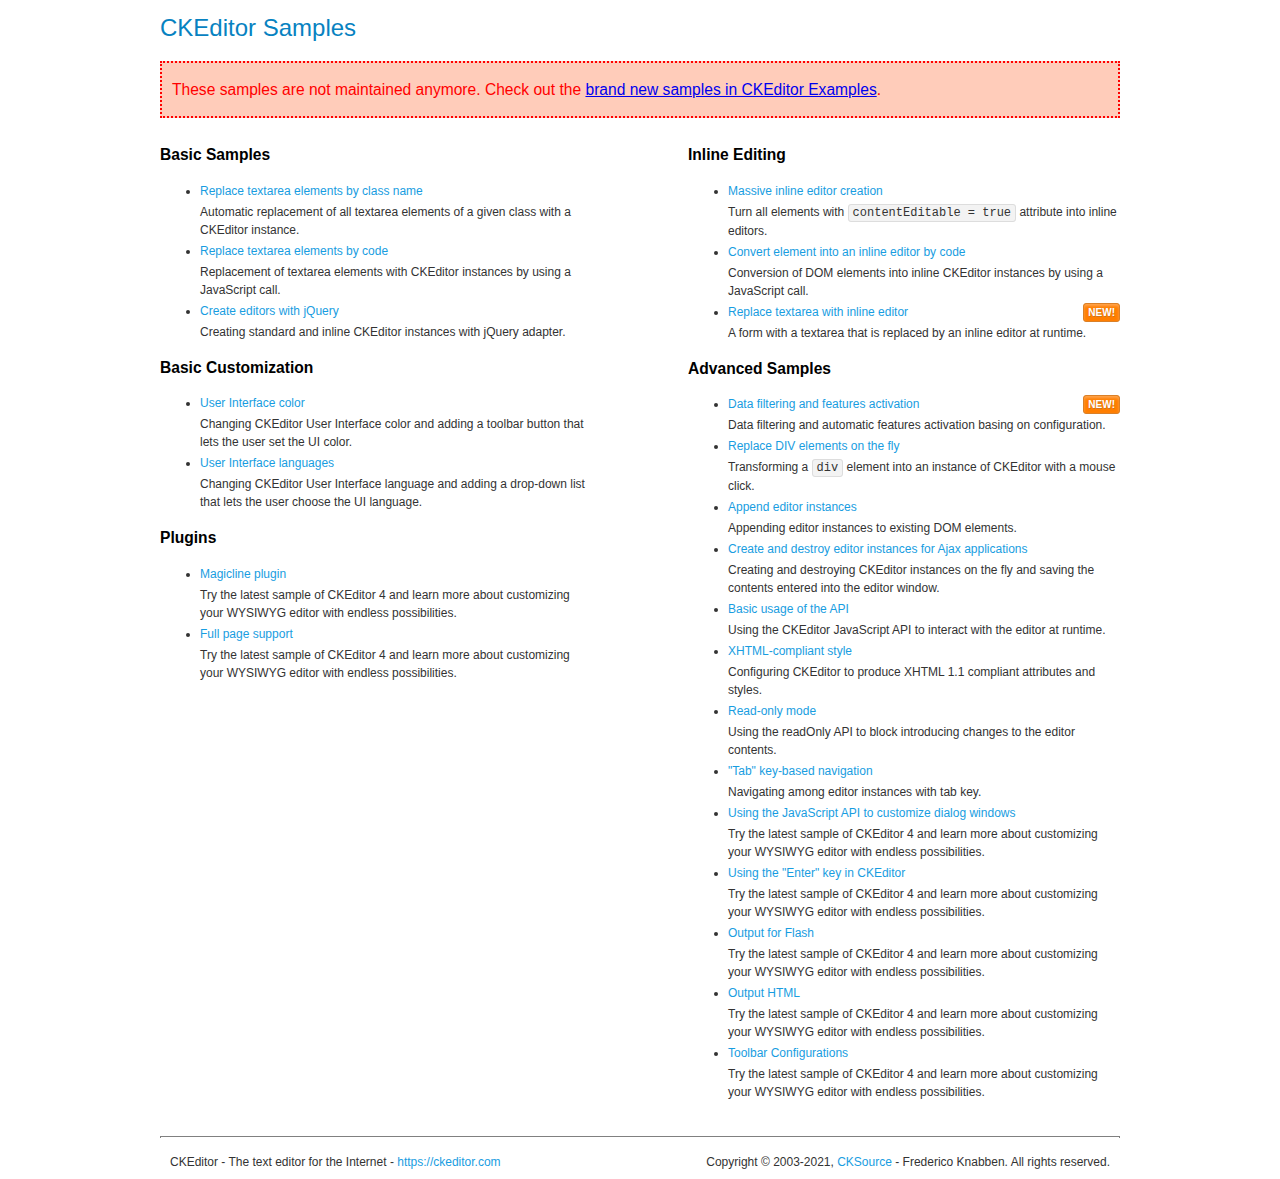
<file: MVCMultiLayerProject/ckeditor/samples/old/index.html>
<!DOCTYPE html>
<!--
Copyright (c) 2003-2021, CKSource - Frederico Knabben. All rights reserved.
For licensing, see LICENSE.md or https://ckeditor.com/legal/ckeditor-oss-license
-->
<html lang="en">
<head>
	<meta charset="utf-8">
	<title>CKEditor Samples</title>
	<link rel="stylesheet" href="sample.css">
	<meta name="description" content="Try the latest sample of CKEditor 4 and learn more about customizing your WYSIWYG editor with endless possibilities.">
</head>
<body>
	<h1 class="samples">
		CKEditor Samples
	</h1>
	<div class="warning deprecated">
		These samples are not maintained anymore. Check out the <a href="https://ckeditor.com/docs/ckeditor4/latest/examples/index.html">brand new samples in CKEditor Examples</a>.
	</div>
	<div class="twoColumns">
		<div class="twoColumnsLeft">
			<h2 class="samples">
				Basic Samples
			</h2>
			<dl class="samples">
				<dt><a class="samples" href="replacebyclass.html">Replace textarea elements by class name</a></dt>
				<dd>Automatic replacement of all textarea elements of a given class with a CKEditor instance.</dd>

				<dt><a class="samples" href="replacebycode.html">Replace textarea elements by code</a></dt>
				<dd>Replacement of textarea elements with CKEditor instances by using a JavaScript call.</dd>

				<dt><a class="samples" href="jquery.html">Create editors with jQuery</a></dt>
				<dd>Creating standard and inline CKEditor instances with jQuery adapter.</dd>
			</dl>

			<h2 class="samples">
				Basic Customization
			</h2>
			<dl class="samples">
				<dt><a class="samples" href="uicolor.html">User Interface color</a></dt>
				<dd>Changing CKEditor User Interface color and adding a toolbar button that lets the user set the UI color.</dd>

				<dt><a class="samples" href="uilanguages.html">User Interface languages</a></dt>
				<dd>Changing CKEditor User Interface language and adding a drop-down list that lets the user choose the UI language.</dd>
			</dl>


			<h2 class="samples">Plugins</h2>
<dl class="samples">
<dt><a class="samples" href="magicline/magicline.html">Magicline plugin</a></dt>
<dd>Try the latest sample of CKEditor 4 and learn more about customizing your WYSIWYG editor with endless possibilities.</dd>

<dt><a class="samples" href="wysiwygarea/fullpage.html">Full page support</a></dt>
<dd>Try the latest sample of CKEditor 4 and learn more about customizing your WYSIWYG editor with endless possibilities.</dd>
</dl>
		</div>
		<div class="twoColumnsRight">
			<h2 class="samples">
				Inline Editing
			</h2>
			<dl class="samples">
				<dt><a class="samples" href="inlineall.html">Massive inline editor creation</a></dt>
				<dd>Turn all elements with <code>contentEditable = true</code> attribute into inline editors.</dd>

				<dt><a class="samples" href="inlinebycode.html">Convert element into an inline editor by code</a></dt>
				<dd>Conversion of DOM elements into inline CKEditor instances by using a JavaScript call.</dd>

				<dt><a class="samples" href="inlinetextarea.html">Replace textarea with inline editor</a> <span class="new">New!</span></dt>
				<dd>A form with a textarea that is replaced by an inline editor at runtime.</dd>

				
			</dl>

			<h2 class="samples">
				Advanced Samples
			</h2>
			<dl class="samples">
				<dt><a class="samples" href="datafiltering.html">Data filtering and features activation</a> <span class="new">New!</span></dt>
				<dd>Data filtering and automatic features activation basing on configuration.</dd>

				<dt><a class="samples" href="divreplace.html">Replace DIV elements on the fly</a></dt>
				<dd>Transforming a <code>div</code> element into an instance of CKEditor with a mouse click.</dd>

				<dt><a class="samples" href="appendto.html">Append editor instances</a></dt>
				<dd>Appending editor instances to existing DOM elements.</dd>

				<dt><a class="samples" href="ajax.html">Create and destroy editor instances for Ajax applications</a></dt>
				<dd>Creating and destroying CKEditor instances on the fly and saving the contents entered into the editor window.</dd>

				<dt><a class="samples" href="api.html">Basic usage of the API</a></dt>
				<dd>Using the CKEditor JavaScript API to interact with the editor at runtime.</dd>

				<dt><a class="samples" href="xhtmlstyle.html">XHTML-compliant style</a></dt>
				<dd>Configuring CKEditor to produce XHTML 1.1 compliant attributes and styles.</dd>

				<dt><a class="samples" href="readonly.html">Read-only mode</a></dt>
				<dd>Using the readOnly API to block introducing changes to the editor contents.</dd>

				<dt><a class="samples" href="tabindex.html">"Tab" key-based navigation</a></dt>
				<dd>Navigating among editor instances with tab key.</dd>


				
<dt><a class="samples" href="dialog/dialog.html">Using the JavaScript API to customize dialog windows</a></dt>
<dd>Try the latest sample of CKEditor 4 and learn more about customizing your WYSIWYG editor with endless possibilities.</dd>

<dt><a class="samples" href="enterkey/enterkey.html">Using the &quot;Enter&quot; key in CKEditor</a></dt>
<dd>Try the latest sample of CKEditor 4 and learn more about customizing your WYSIWYG editor with endless possibilities.</dd>

<dt><a class="samples" href="htmlwriter/outputforflash.html">Output for Flash</a></dt>
<dd>Try the latest sample of CKEditor 4 and learn more about customizing your WYSIWYG editor with endless possibilities.</dd>

<dt><a class="samples" href="htmlwriter/outputhtml.html">Output HTML</a></dt>
<dd>Try the latest sample of CKEditor 4 and learn more about customizing your WYSIWYG editor with endless possibilities.</dd>

<dt><a class="samples" href="toolbar/toolbar.html">Toolbar Configurations</a></dt>
<dd>Try the latest sample of CKEditor 4 and learn more about customizing your WYSIWYG editor with endless possibilities.</dd>

			</dl>
		</div>
	</div>
	<div id="footer">
		<hr>
		<p>
			CKEditor - The text editor for the Internet - <a class="samples" href="https://ckeditor.com/">https://ckeditor.com</a>
		</p>
		<p id="copy">
			Copyright &copy; 2003-2021, <a class="samples" href="https://cksource.com/">CKSource</a> - Frederico Knabben. All rights reserved.
		</p>
	</div>
</body>
</html>
</file>
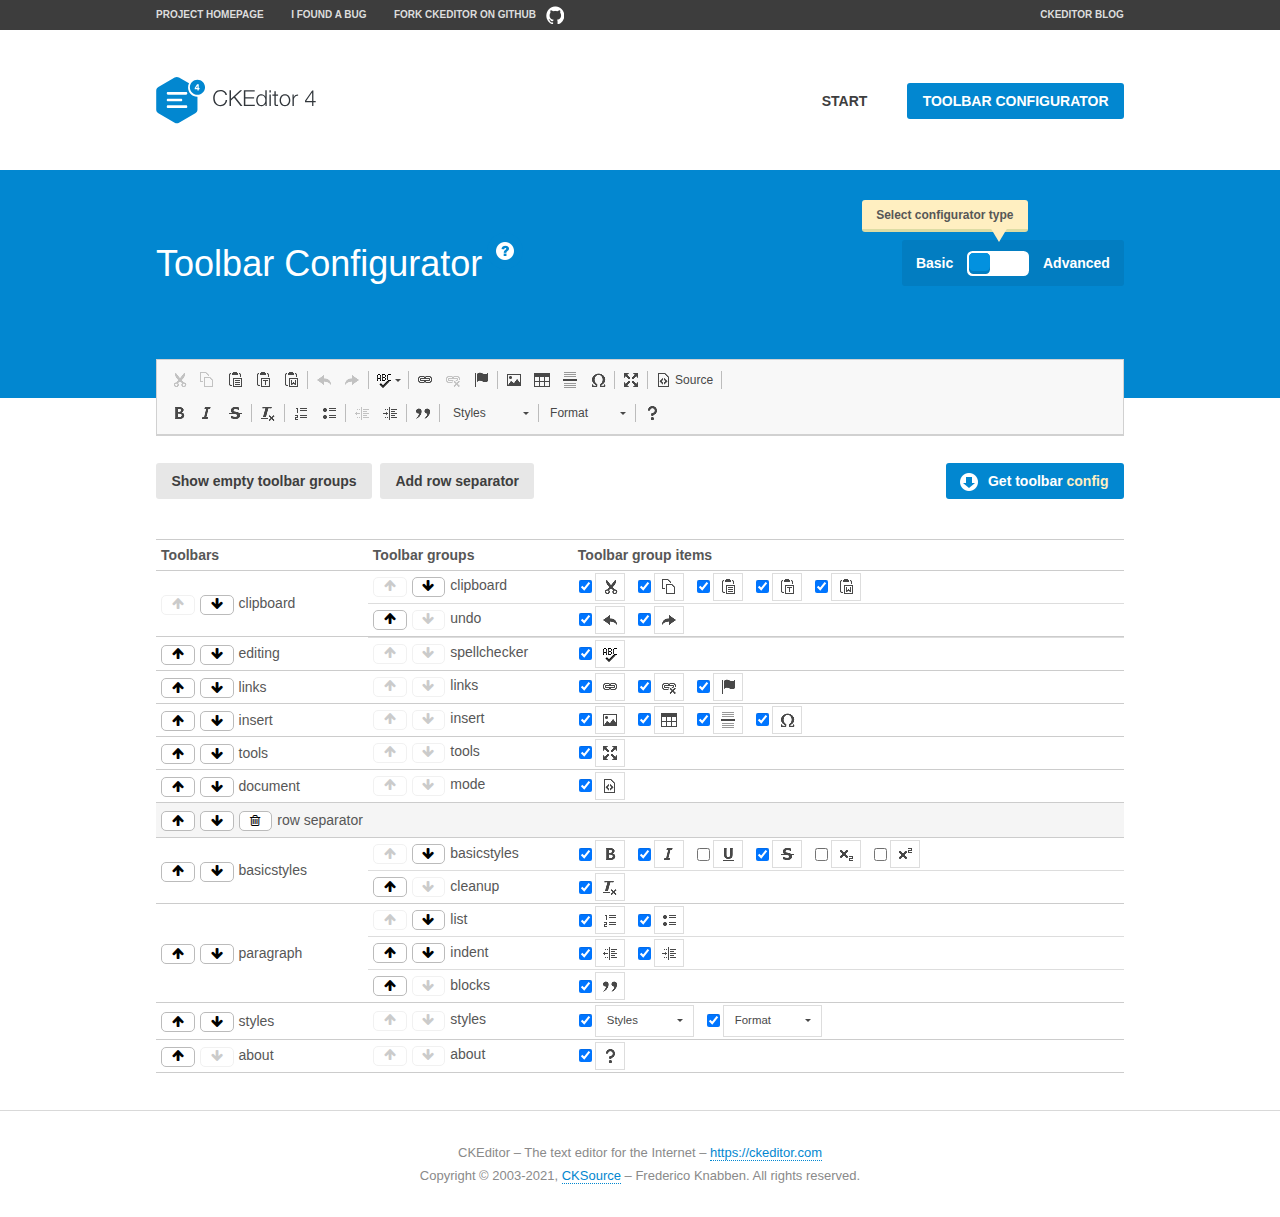
<file: MVCMultiLayerProject/ckeditor/samples/toolbarconfigurator/index.html>
<!DOCTYPE html>
<!--
Copyright (c) 2003-2021, CKSource - Frederico Knabben. All rights reserved.
For licensing, see LICENSE.md or https://ckeditor.com/legal/ckeditor-oss-license
-->
<!--[if IE 8]><html class="ie8"><![endif]-->
<!--[if gt IE 8]><html><![endif]-->
<!--[if !IE]><!--><html lang="en"><!--<![endif]-->
<head>
	<meta charset="utf-8">
	<title>Toolbar Configurator</title>
	<script src="../../ckeditor.js"></script>
	<script>
		if ( CKEDITOR.env.ie && CKEDITOR.env.version < 9 )
			CKEDITOR.tools.enableHtml5Elements( document );
	</script>
	<link rel="stylesheet" href="lib/codemirror/codemirror.css">
	<link rel="stylesheet" href="lib/codemirror/show-hint.css">
	<link rel="stylesheet" href="lib/codemirror/neo.css">
	<link rel="stylesheet" href="css/fontello.css">
	<link rel="stylesheet" href="../css/samples.css">
	<meta name="description" content="Try the latest sample of CKEditor 4 and learn more about customizing your WYSIWYG editor with endless possibilities.">
</head>
<body id="toolbar">

<nav class="navigation-a">
	<div class="grid-container">
		<ul class="navigation-a-left grid-width-70">
			<li><a href="https://ckeditor.com/ckeditor-4/">Project Homepage</a></li>
			<li><a href="https://github.com/ckeditor/ckeditor4/issues">I found a bug</a></li>
			<li><a href="https://github.com/ckeditor/ckeditor4" class="icon-pos-right icon-navigation-a-github">Fork CKEditor on GitHub</a></li>
		</ul>
		<ul class="navigation-a-right grid-width-30">
			<li><a href="https://ckeditor.com/blog/">CKEditor Blog</a></li>
		</ul>
	</div>
</nav>

<header class="header-a">
	<div class="grid-container">
		<h1 class="header-a-logo grid-width-30">
			<a href="../index.html"><img src="../img/logo.svg" onerror="this.src='../img/logo.png'; this.onerror=null;" alt="CKEditor Logo"></a>
		</h1>
		<nav class="navigation-b grid-width-70">
			<ul>
				<li><a href="../index.html"  class="button-a">Start</a></li>
				<li><a href="index.html"  class="button-a button-a-background">Toolbar configurator</a></li>
			</ul>
		</nav>
	</div>
</header>

<main>
	<div class="adjoined-top">
		<div class="grid-container">
			<div class="content grid-width-100">
				<div class="grid-container-nested">
					<h1 class="grid-width-60">
						Toolbar Configurator
						<a href="#help-content" type="button" title="Configurator help" id="help" class="button-a button-a-background button-a-no-text icon-pos-left icon-question-mark">Help</a>
					</h1>

					<div class="grid-width-40 grid-switch-magic">
						<div class="switch">
							<span class="balloon-a balloon-a-se">Select configurator type</span>
							<input type="radio" name="radio" data-num="1" id="radio-basic" />
							<input type="radio" name="radio" data-num="2" id="radio-advanced" />
							<label data-for="1" for="radio-basic">Basic</label>
							<span class="switch-inner">
								<span class="handler"></span>
							</span>
							<label data-for="2" for="radio-advanced">Advanced</label>
						</div>
					</div>
				</div>
			</div>
		</div>
	</div>
	<div class="adjoined-bottom">
		<div class="grid-container">
			<div class="grid-width-100">
				<div class="editors-container">
					<div id="editor-basic"></div>
					<div id="editor-advanced"></div>
				</div>
			</div>
		</div>
	</div>

	<div class="grid-container configurator">
		<div class="content grid-width-100">
			<div class="configurator">
				<div>
					<div id="toolbarModifierWrapper"></div>
				</div>
			</div>
		</div>
	</div>

	<div id="help-content">
		<div class="grid-container">
			<div class="grid-width-100">
				<h2>What Am I Doing Here?</h2>

				<div class="grid-container grid-container-nested">
					<div class="basic">
						<div class="grid-width-50">
							<p>Arrange <a href="https://ckeditor.com/docs/ckeditor4/latest/api/CKEDITOR_config.html#cfg-toolbarGroups">toolbar groups</a>, toggle <a href="https://ckeditor.com/docs/ckeditor4/latest/api/CKEDITOR_config.html#cfg-removeButtons">button visibility</a> according to your needs and get your toolbar configuration.</p>
							<p>You can replace the content of the <a href="../../config.js"><code>config.js</code></a> file with the generated configuration. If you already set some configuration options you will need to merge both configurations.</p>
						</div>
						<div class="grid-width-50">
							<p>Read more about different ways of <a href="https://ckeditor.com/docs/ckeditor4/latest/guide/dev_configuration.html">setting configuration</a> and do not forget about <strong>clearing browser cache</strong>.</p>
							<p>Arranging toolbar groups is the recommended way of configuring the toolbar, but if you need more freedom you can use the <a href="#advanced">advanced configurator</a>.</p>
						</div>
					</div>
					<div class="advanced" style="display: none;">
						<div class="grid-width-50">
							<p>With this code editor you can edit your <a href="https://ckeditor.com/docs/ckeditor4/latest/api/CKEDITOR_config.html#cfg-toolbar">toolbar configuration</a> live.</p>
							<p>You can replace the content of the <a href="../../config.js"><code>config.js</code></a> file with the generated configuration. If you already set some configuration options you will need to merge both configurations.</p>
						</div>
						<div class="grid-width-50">
							<p>Read more about different ways of <a href="https://ckeditor.com/docs/ckeditor4/latest/guide/dev_configuration.html">setting configuration</a> and do not forget about <strong>clearing browser cache</strong>.</p>
						</div>
					</div>
				</div>

				<p class="grid-container grid-container-nested">
					<button type="button" class="help-content-close grid-width-100 button-a button-a-background">Got it. Let's play!</button>
				</p>
			</div>
		</div>
	</div>
</main>

<footer class="footer-a grid-container">
	<p class="grid-width-100">
		CKEditor &ndash; The text editor for the Internet &ndash; <a class="samples" href="https://ckeditor.com/">https://ckeditor.com</a>
	</p>
	<p class="grid-width-100" id="copy">
		Copyright &copy; 2003-2021, <a class="samples" href="https://cksource.com/">CKSource</a> &ndash; Frederico Knabben. All rights reserved.
	</p>
</footer>

<script src="lib/codemirror/codemirror.js"></script>
<script src="lib/codemirror/javascript.js"></script>
<script src="lib/codemirror/show-hint.js"></script>

<script src="js/fulltoolbareditor.js"></script>
<script src="js/abstracttoolbarmodifier.js"></script>
<script src="js/toolbarmodifier.js"></script>
<script src="js/toolbartextmodifier.js"></script>
<script src="../js/sf.js"></script>

<script>
	( function() {
		'use strict';

		var mode = ( window.location.hash.substr( 1 ) === 'advanced' ) ? 'advanced' : 'basic',
			configuratorSection = CKEDITOR.document.findOne( 'main > .grid-container.configurator' ),
			basicInstruction = CKEDITOR.document.findOne( '#help-content .basic' ),
			advancedInstruction = CKEDITOR.document.findOne( '#help-content .advanced' ),

			// Configurator mode switcher.
			modeSwitchBasic = CKEDITOR.document.getById( 'radio-basic' ),
			modeSwitchAdvanced = CKEDITOR.document.getById( 'radio-advanced' );

		// Initial setup
		function updateSwitcher() {
			if ( mode === 'advanced' ) {
				modeSwitchAdvanced.$.checked = true;
			} else {
				modeSwitchBasic.$.checked = true;
			}
		}

		updateSwitcher();

		CKEDITOR.document.getWindow().on( 'hashchange', function( e ) {
			var hash = window.location.hash.substr( 1 );
			if ( !( hash === 'advanced' || hash === 'basic' ) ) {
				return;
			}
			mode = hash;
			onToolbarsDone( mode );
		} );

		CKEDITOR.document.getWindow().on( 'resize', function() {
			updateToolbar( ( mode === 'basic' ? toolbarModifier : toolbarTextModifier )[ 'editorInstance' ] );
		} );

		function onRefresh( modifier ) {
			modifier = modifier || this;

			if ( mode === 'basic' && modifier instanceof ToolbarConfigurator.ToolbarTextModifier ) {
				return;
			}

			// CodeMirror container becomes visible, so we need to refresh and to avoid rendering problems.
			if ( mode === 'advanced' && modifier instanceof ToolbarConfigurator.ToolbarTextModifier ) {
				modifier.codeContainer.refresh();
			}

			updateToolbar( modifier.editorInstance );
		}

		function updateToolbar( editor ) {
			var editorContainer = editor.container;

			// Not always editor is loaded.
			if ( !editorContainer ) {
				return;
			}

			var displayStyle = editorContainer.getStyle( 'display' );

			editorContainer.setStyle( 'display', 'block' );

			var newHeight = editorContainer.getSize( 'height' );

			var newMarginTop = parseInt( editorContainer.getComputedStyle( 'margin-top' ), 10 );
			newMarginTop = ( isNaN( newMarginTop ) ? 0 : Number( newMarginTop ) );

			var newMarginBottom = parseInt( editorContainer.getComputedStyle( 'margin-bottom' ), 10 );
			newMarginBottom = ( isNaN( newMarginBottom ) ? 0 : Number( newMarginBottom ) );

			var result = newHeight + newMarginTop + newMarginBottom;

			editorContainer.setStyle( 'display', displayStyle );

			editor.container.getAscendant( 'div' ).setStyle( 'height', result + 'px' );
		}

		var toolbarModifier = new ToolbarConfigurator.ToolbarModifier( 'editor-basic' );

		var done = 0;
		toolbarModifier.init( onToolbarInit );
		toolbarModifier.onRefresh = onRefresh;

		CKEDITOR.document.getById( 'toolbarModifierWrapper' ).append( toolbarModifier.mainContainer );

		var toolbarTextModifier = new ToolbarConfigurator.ToolbarTextModifier( 'editor-advanced' );
		toolbarTextModifier.init( onToolbarInit );
		toolbarTextModifier.onRefresh = onRefresh;

		function onToolbarInit() {
			if ( ++done === 2 ) {
				onToolbarsDone();

				positionSticky.watch( CKEDITOR.document.findOne( '.toolbar' ), function() {
					return mode === 'advanced';
				} );
			}
		}

		function onToolbarsDone() {
			if ( mode === 'basic' ) {
				toggleModeBasic( false );
			} else {
				toggleModeAdvanced( false );
			}

			updateSwitcher();

			setTimeout( function() {
				CKEDITOR.document.findOne( '.editors-container' ).addClass( 'active' );
				CKEDITOR.document.findOne( '#toolbarModifierWrapper' ).addClass( 'active' );
			}, 200 );
		}

		CKEDITOR.document.getById( 'toolbarModifierWrapper' ).append( toolbarTextModifier.mainContainer );

		function toogleModeSwitch( onElement, offElement, onModifier, offModifier ) {
			onElement.addClass( 'fancy-button-active' );
			offElement.removeClass( 'fancy-button-active' );

			onModifier.showUI();
			offModifier.hideUI();
		}

		function toggleModeBasic( callOnRefresh ) {
			callOnRefresh = ( callOnRefresh !== false );
			mode = 'basic';
			window.location.hash = '#basic';
			toogleModeSwitch( modeSwitchBasic, modeSwitchAdvanced, toolbarModifier, toolbarTextModifier );

			configuratorSection.removeClass( 'freed-width' );
			basicInstruction.show();
			advancedInstruction.hide();

			callOnRefresh && onRefresh( toolbarModifier );
		}

		function toggleModeAdvanced( callOnRefresh ) {
			callOnRefresh = ( callOnRefresh !== false );
			mode = 'advanced';
			window.location.hash = '#advanced';
			toogleModeSwitch( modeSwitchAdvanced, modeSwitchBasic, toolbarTextModifier, toolbarModifier );

			configuratorSection.addClass( 'freed-width' );
			advancedInstruction.show();
			basicInstruction.hide();

			callOnRefresh && onRefresh( toolbarTextModifier );
		}

		modeSwitchBasic.on( 'click', toggleModeBasic );
		modeSwitchAdvanced.on( 'click', toggleModeAdvanced );

		//
		// Position:sticky for the toolbar.
		//

		// Will make elements behave like they were styled with position:sticky.
		var positionSticky = {
			// Store object: {
			// 		element: CKEDITOR.dom.element, // Element which will float.
			// 		placeholder: CKEDITOR.dom.element, // Placeholder which is place to prevent page bounce.
			// 		isFixed: boolean // Whether element float now.
			// }
			watched: [],

			active: [],

			staticContainer: null,

			init: function() {
				var element = CKEDITOR.dom.element.createFromHtml(
					'<div class="staticContainer">' +
						'<div class="grid-container" >' +
							'<div class="grid-width-100">' +
								'<div class="inner"></div>' +
							'</div>' +
						'</div>' +
					'</div>' );

				this.staticContainer = element.findOne( '.inner' );

				CKEDITOR.document.getBody().append( element );
			},

			watch: function( element, preventFunc ) {
				this.watched.push( {
					element: element,
					placeholder: new CKEDITOR.dom.element( 'div' ),
					isFixed: false,
					preventFunc: preventFunc
				} );
			},

			checkAll: function() {
				for ( var i = 0; i < this.watched.length; i++ ) {
					this.check( this.watched[ i ] );
				}
			},

			check: function( element ) {
				var isFixed = element.isFixed;
				var shouldBeFixed = this.shouldBeFixed( element );

				// Nothing to be done.
				if ( isFixed === shouldBeFixed ) {
					return;
				}

				var placeholder = element.placeholder;

				if ( isFixed ) {
					// Unfixing.

					element.element.insertBefore( placeholder );
					placeholder.remove();

					element.element.removeStyle( 'margin' );

					this.active.splice( CKEDITOR.tools.indexOf( this.active, element ), 1 );

				} else {
					// Fixing.
					placeholder.setStyle( 'width', element.element.getSize( 'width' ) + 'px' );
					placeholder.setStyle( 'height', element.element.getSize( 'height' ) + 'px' );
					placeholder.setStyle( 'margin-bottom', element.element.getComputedStyle( 'margin-bottom' ) );
					placeholder.setStyle( 'display', element.element.getComputedStyle( 'display' ) );
					placeholder.insertAfter( element.element );

					this.staticContainer.append( element.element );

					this.active.push( element );
				}

				element.isFixed = !element.isFixed;
			},

			shouldBeFixed: function( element ) {
				if ( element.preventFunc && element.preventFunc() ) {
					return false;
				}

				// If element is already fixed we are checking it's placeholder.
				var related = ( element.isFixed ? element.placeholder : element.element ),
					clientRect = related.$.getBoundingClientRect(),
					staticHeight = this.staticContainer.getSize('height' ),
					elemHeight = element.element.getSize( 'height' );

				if ( element.isFixed ) {
					return ( clientRect.top + elemHeight < staticHeight );
				} else {
					return ( clientRect.top < staticHeight );
				}
			}
		};

		positionSticky.init();

		CKEDITOR.document.getWindow().on( 'scroll',
			CKEDITOR.tools.eventsBuffer( 100, positionSticky.checkAll, positionSticky ).input
		);

		// Make the toolbar sticky.
		positionSticky.watch( CKEDITOR.document.findOne( '.editors-container' ) );

		// Help button and help-content.
		( function() {
			var helpButton = CKEDITOR.document.getById( 'help' ),
				helpContent = CKEDITOR.document.getById( 'help-content' );

			// Don't show help button on IE8 because it's unsupported by Pico Modal.
			if ( CKEDITOR.env.ie && CKEDITOR.env.version == 8 ) {
				helpButton.hide();
			} else {
				// Display help modal when the button is clicked.
				helpButton.on( 'click', function( evt ) {
					SF.modal( {
						// Clone modal content from DOM.
						content: helpContent.getHtml(),

						afterCreate: function( modal ) {
							// Enable modal content button to close the modal.
							new CKEDITOR.dom.element( modal.modalElem() ).findOne( '.help-content-close' ).once( 'click', modal.close );
						}
					} ).show();
				} );
			}
		} )();
	} )();
</script>
</body>
</html>
</file>
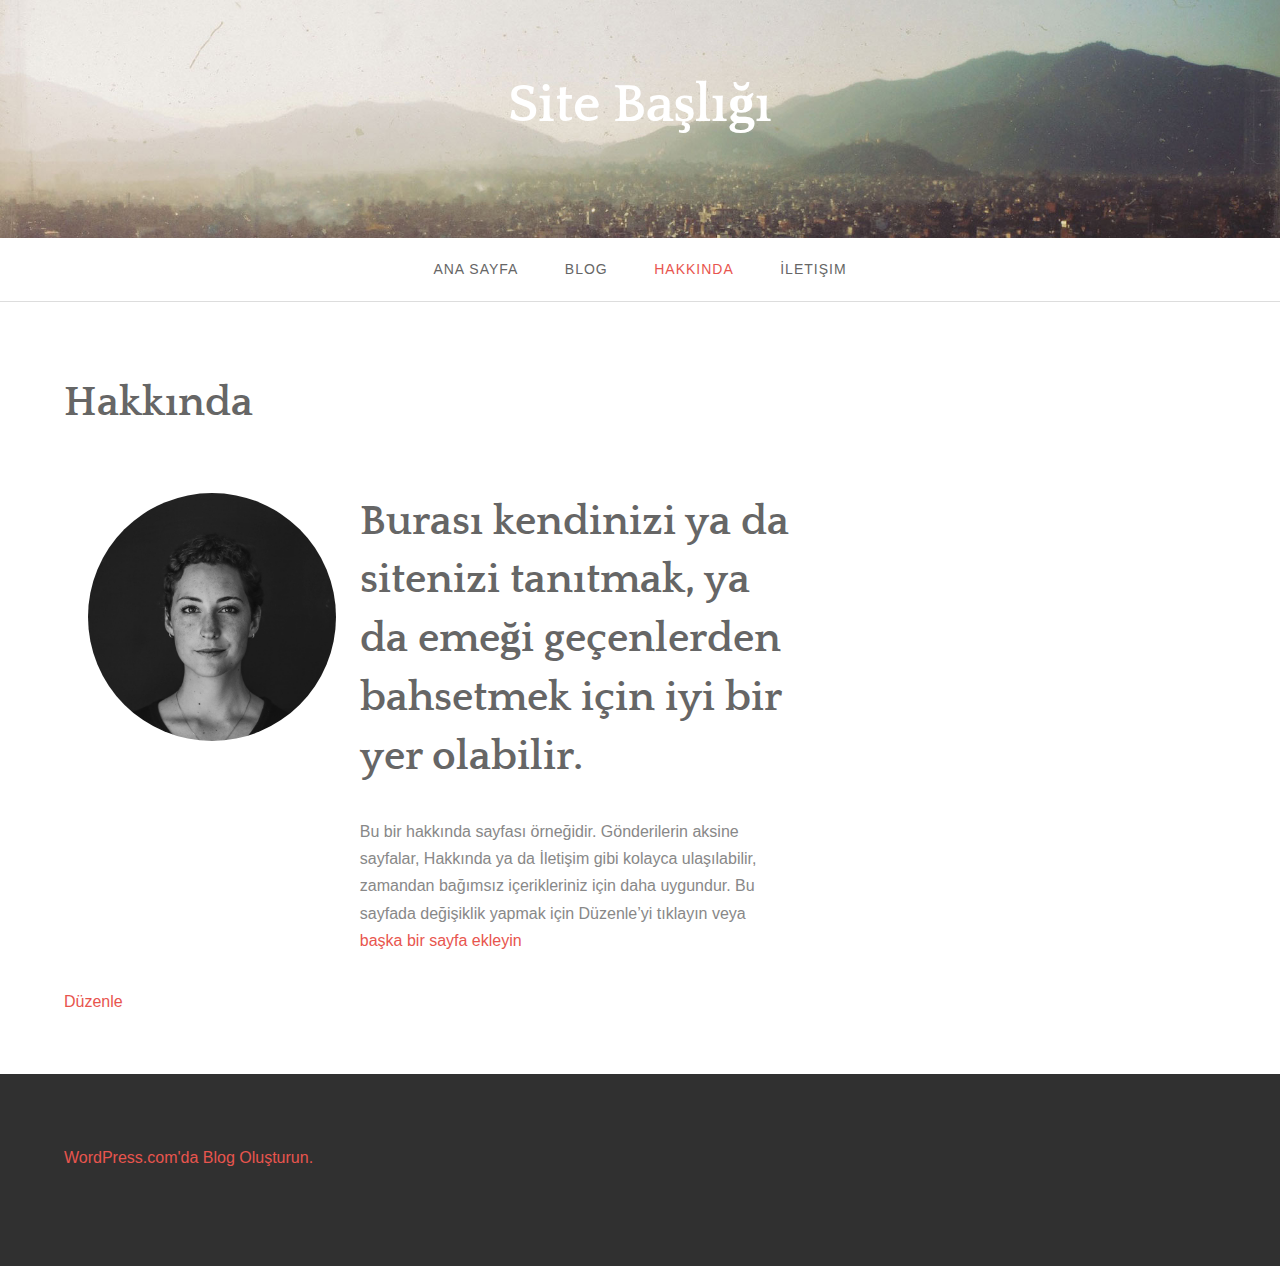
<file: MVCMultiLayerProject/11/about.html>
<!DOCTYPE html>
<html>
    <head>
    <meta charset="UTF-8">
    <link href="https://cdn.jsdelivr.net/npm/bootstrap@5.1.3/dist/css/bootstrap.min.css" rel="stylesheet" integrity="sha384-1BmE4kWBq78iYhFldvKuhfTAU6auU8tT94WrHftjDbrCEXSU1oBoqyl2QvZ6jIW3" crossorigin="anonymous">
    <link rel="stylesheet" href="style-about.css">
    </head>
    <body>
            <div class="header-bg">
                <div class="site-title-des">
                <h1 class="site-title">
                    <a href="#">Site Başlığı</a>
                </h1>
                <h2 class="site-description"></h2>
                </div>
            </div>
           <header id="masthead" class="site-header" role="banner">
                <div class="stick">
                    <nav id="site-navigation" class="main-navigation clear" role="navigation">
                        <button onclick="menuAbout()" class="menu-toggle" aria-controls="primary-menu" aria-expanded="false">Menü</button>
                        <ul id="primary-menu-ul" class="menu nav-menu" aria-expanded="false">
                            <li id="menu-item-1" class="menu-item-1-1">
                                <a href="index.html" aria-current="page">Ana Sayfa</a>
                            </li>
                            <li id="menu-item-2" class="menu-item-2-1">
                                <a href="blog.html" aria-current="page">Blog</a>
                            </li>
                            <li id="menu-item-3" class="menu-item-3-1 current-menu-item">
                                <a href="about.html" aria-current="page">Hakkında</a>
                            </li>
                            <li id="menu-item-3" class="menu-item-4-1">
                                <a href="contact.html" aria-current="page">İletişim</a>
                            </li>
                        </ul>
                    </nav>
                </div>
            </header>

            <div class="site-content">
                <div class="site-content-area">
                    <main class="site-content-main">
                        <article class="site-content-article">
                            <header class="site-content-header">
                                <h2 class="site-content-title">Hakkında</h2>
                            </header>
                            <div class="site-content-entry">
                                <div class="site-content-entry-image"></div>
                                <div class="site-content-entry-spacer" style="height: 20px;" aria-hidden="true"></div>
                                <div class="site-content-entry-container">
                                    <div class="site-content-entry-container-inner">
                                        <div class="site-content-entry-container-grid">
                                            <div class="site-content-entry-container-figure">
                                                <figure class="site-content-entry-container-figure-circle">
                                                    <img src="imgg/figure.jpg" alt class="site-content-entry-container-figure-circle-img">
                                                </figure>
                                            </div>
                                            <div class="site-content-entry-container-para">
                                                <h2>Burası kendinizi ya da sitenizi tanıtmak, ya da emeği geçenlerden bahsetmek için iyi bir yer olabilir.</h2>
                                                <p>Bu bir hakkında sayfası örneğidir. Gönderilerin aksine sayfalar, Hakkında ya da İletişim gibi kolayca ulaşılabilir, zamandan bağımsız içerikleriniz için daha uygundur. Bu sayfada değişiklik yapmak için Düzenle’yi tıklayın veya <a href="#" class="customize">başka bir sayfa ekleyin</a></p>
                                            </div>
                                        </div>
                                    </div>
                                </div>
                            </div>
                            <footer class="site-content-footer">
                                <span class="site-content-footer-edit">
                                    <a href="#" class="site-content-footer-edit-a">Düzenle</a>
                                </span>
                            </footer>
                        </article>
                    </main>
                </div>
            <div id="secondary" class="site-content-widget-area" role="complementary"></div>
        </div>
        <div class="site-content-footer-wrap clear">
            <footer class="site-content-footer-wrap-footer" role="contentinfo">
                <div class="site-content-footer-info">
                    <a data-type="footer-credit" href="#" class="customize" rel="nofollow">WordPress.com'da Blog Oluşturun.</a>
                </div>
            </footer>
        </div>
        <script src="menu-about.js"></script> 
</body>
</html>
</file>
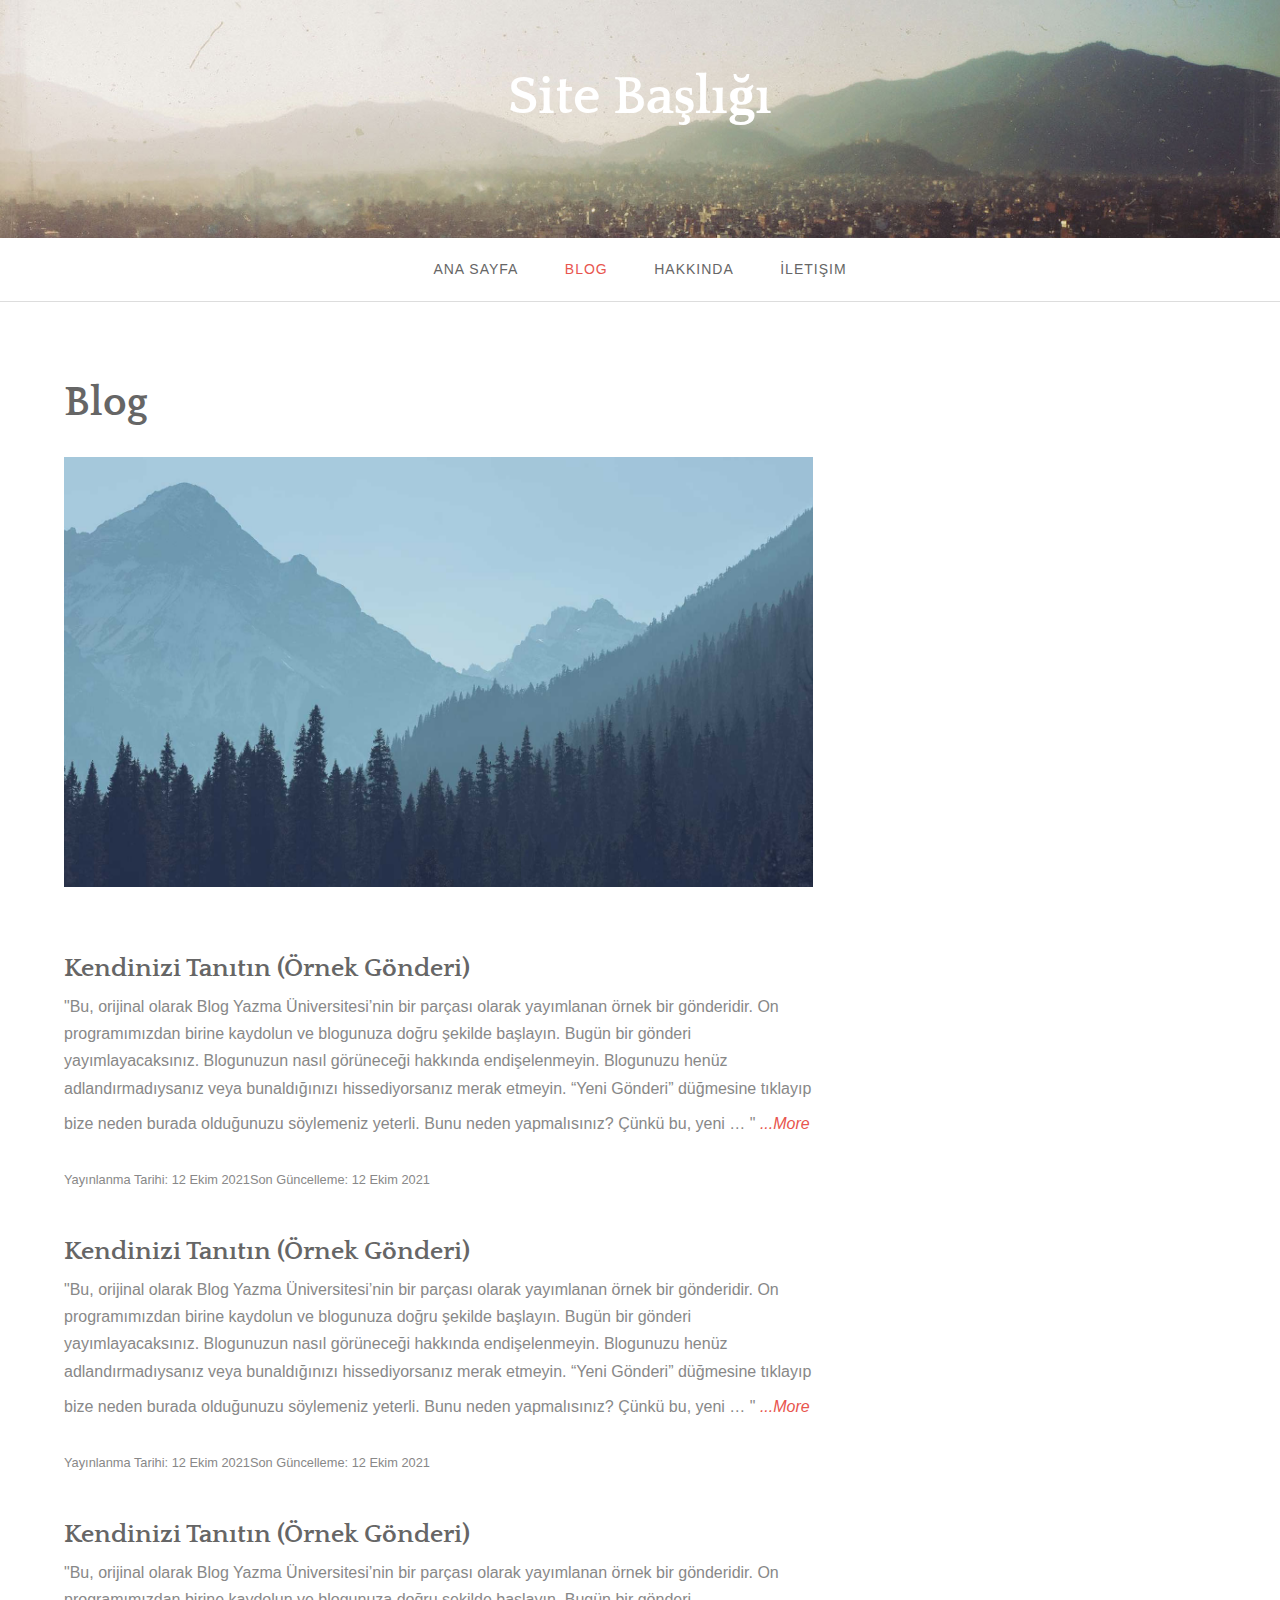
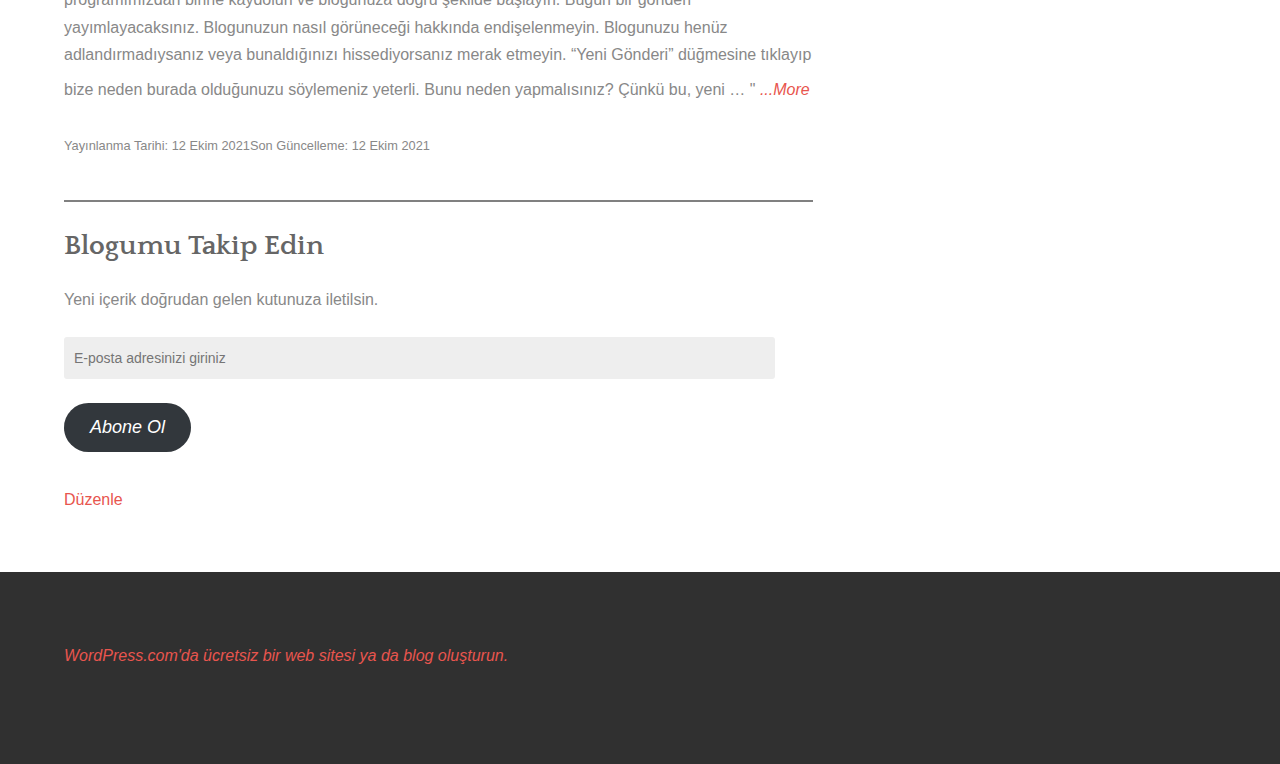
<file: MVCMultiLayerProject/11/blog.html>
<!DOCTYPE html>
<html>
    <head>
    <meta charset="UTF-8">
    <link href="https://cdn.jsdelivr.net/npm/bootstrap@5.1.3/dist/css/bootstrap.min.css" rel="stylesheet" integrity="sha384-1BmE4kWBq78iYhFldvKuhfTAU6auU8tT94WrHftjDbrCEXSU1oBoqyl2QvZ6jIW3" crossorigin="anonymous">
    <link rel="stylesheet" href="style-blog.css">
    </head>
    <body>
            <div class="header-bg">
                <div class="header-bg-des">
                <h1 class="header-bg-site-title">
                    <a href="#">Site Başlığı</a>
                </h1>
                <h2 class="header-bg-site-description"></h2>
                </div>
            </div>
           <header id="masthead" class="site-header" role="banner">
                <div class="stick">
                    <nav id="site-navigation" class="stick-main-nav clear" role="navigation">
                        <button onclick="menuBlog()" class="stick-menu-toggle" aria-controls="primary-menu" aria-expanded="false">Menü</button>
                        <ul id="primary-menu-ul" class="menu nav-menu" aria-expanded="false">
                            <li id="menu-item-1" class="nav-menu-item-1-1">
                                <a href="index.html" aria-current="page">Ana Sayfa</a>
                            </li>
                            <li id="menu-item-2" class="nav-menu-item-2-1 current-menu-item">
                                <a href="blog.html" aria-current="page">Blog</a>
                            </li>
                            <li id="menu-item-3" class="nav-menu-item-3-1">
                                <a href="about.html" aria-current="page">Hakkında</a>
                            </li>
                            <li id="menu-item-3" class="nav-menu-item-4-1">
                                <a href="contact.html" aria-current="page">İletişim</a>
                            </li>
                        </ul>
                    </nav>
                </div>
            </header>
            <div id="content" class="site">
                <div class="site-content-area">
                    <main id="main" class="site-main">
                        <article id="articless" class="site-articles">
                            <header class="site-articles-header"><h2 class="site-articles-title">Blog</h2></header>
                            <div class="site-create-content">
                                <div class="site-image"></div>
                                <div class="site-last-articles"></div>
                                    <div style="height: 64px; " aria-hidden="true" class="site-last-spacer"></div>
                                    <div class="site-last-wrapper">
                                                        <article class="site-last-wrapper-one">
                                                            <div class="site-last-wrapper-article">
                                                                <h2 class="site-last-wrapper-article-title">
                                                                    <a href="#" rel="bookmark">Kendinizi Tanıtın (Örnek Gönderi)</a>
                                                                </h2>
                                                                <p>"Bu, orijinal olarak Blog Yazma Üniversitesi’nin bir parçası olarak yayımlanan örnek bir gönderidir. On programımızdan birine kaydolun ve blogunuza doğru şekilde başlayın. Bugün bir gönderi yayımlayacaksınız. Blogunuzun nasıl görüneceği hakkında endişelenmeyin. Blogunuzu henüz adlandırmadıysanız veya bunaldığınızı hissediyorsanız merak etmeyin. “Yeni Gönderi” düğmesine tıklayıp bize neden burada olduğunuzu söylemeniz yeterli. Bunu neden yapmalısınız? Çünkü bu, yeni … "
                                                                    <a class="site-last-wrapper-article-more-link" href="#">...More</a>
                                                                </p> 
                                                            <div class="site-last-wrapper-article-meta">
                                                                <p>Yayınlanma Tarihi: <time class="entry-date-published" datetime="2021-10-12T09:48:10+03:00">12 Ekim 2021</time></p> 
                                                                
                                                                <p>Son Güncelleme: <time class="updated" datetime="2021-10-12T09:51:36+03:00">12 Ekim 2021</time></p>
                                                            </div>
                                                            </div>
                                                        </article>
                                                        <article class="site-last-wrapper-one">
                                                            <div class="site-last-wrapper-article">
                                                                <h2 class="site-last-wrapper-article-title">
                                                                    <a href="#" rel="bookmark">Kendinizi Tanıtın (Örnek Gönderi)</a>
                                                                </h2>
                                                                <p>"Bu, orijinal olarak Blog Yazma Üniversitesi’nin bir parçası olarak yayımlanan örnek bir gönderidir. On programımızdan birine kaydolun ve blogunuza doğru şekilde başlayın. Bugün bir gönderi yayımlayacaksınız. Blogunuzun nasıl görüneceği hakkında endişelenmeyin. Blogunuzu henüz adlandırmadıysanız veya bunaldığınızı hissediyorsanız merak etmeyin. “Yeni Gönderi” düğmesine tıklayıp bize neden burada olduğunuzu söylemeniz yeterli. Bunu neden yapmalısınız? Çünkü bu, yeni … "
                                                                    <a class="site-last-wrapper-article-more-link" href="#">...More</a>
                                                                </p> 
                                                            <div class="site-last-wrapper-article-meta">
                                                                <p>Yayınlanma Tarihi: <time class="entry-date-published" datetime="2021-10-12T09:48:10+03:00">12 Ekim 2021</time></p> 
                                                                
                                                                <p>Son Güncelleme: <time class="updated" datetime="2021-10-12T09:51:36+03:00">12 Ekim 2021</time></p>
                                                            </div>
                                                            </div>
                                                        </article>
                                                        <article class="site-last-wrapper-one">
                                                            <div class="site-last-wrapper-article">
                                                                <h2 class="site-last-wrapper-article-title">
                                                                    <a href="#" rel="bookmark">Kendinizi Tanıtın (Örnek Gönderi)</a>
                                                                </h2>
                                                                <p>"Bu, orijinal olarak Blog Yazma Üniversitesi’nin bir parçası olarak yayımlanan örnek bir gönderidir. On programımızdan birine kaydolun ve blogunuza doğru şekilde başlayın. Bugün bir gönderi yayımlayacaksınız. Blogunuzun nasıl görüneceği hakkında endişelenmeyin. Blogunuzu henüz adlandırmadıysanız veya bunaldığınızı hissediyorsanız merak etmeyin. “Yeni Gönderi” düğmesine tıklayıp bize neden burada olduğunuzu söylemeniz yeterli. Bunu neden yapmalısınız? Çünkü bu, yeni … "
                                                                    <a class="site-last-wrapper-article-more-link" href="#">...More</a>
                                                                </p> 
                                                            <div class="site-last-wrapper-article-meta">
                                                                <p>Yayınlanma Tarihi: <time class="entry-date-published" datetime="2021-10-12T09:48:10+03:00">12 Ekim 2021</time></p> 
                                                                
                                                                <p>Son Güncelleme: <time class="updated" datetime="2021-10-12T09:51:36+03:00">12 Ekim 2021</time></p>
                                                            </div>
                                                            </div>
                                                        </article></div>
                            <hr class="form-seperator">        
                            <h3 class="form-follow">Blogumu Takip Edin</h3>
                            <p class="form-follow-para">Yeni içerik doğrudan gelen kutunuza iletilsin.</p>                                                                                                                                  
                                                <div class="form-follow-subscription">
                                                    <div class="form-follow-subscription-widget">
                                                        <form action="#" method="post" class="form-follow-subscription-blog">
                                                        <p id="subscribe-email">
                                                            <label id="subscribe-field-label" for="subscribe-field" class="form-follow-subscription-blog-screen">E-posta Adresi</label>
                                                            <input type="email" name="email" value id="subscribe-field" placeholder="E-posta adresinizi giriniz"
                                                            style="width: 95%; padding: 1px 10px;">
                                                        </p>
                                                        <p id="subscribe-submit">
                                                            <input type="hidden" name="blog_id" value="#">
                                                            <input type="hidden" name="source" value="#">
                                                            <input type="hidden" name="sub-type" id="widget">
                                                            <input type="hidden" name="redirect_fragment" id="subscribe-blog">
                                                            <button type="submit" class="sub-button" style="margin-left:0"> Abone Ol </button>
                                                        </p>
                                                        </form>
                                                    </div>
                                                </div>                                 
                            </div>
        <footer class="site-footer">
            <span class="site-footer-edit">
                <a class="site-footer-edit-click" href="#">Düzenle</a>
            </span>
        </footer></article></main></div>
        <div id="secondary" class="site-footer-widget-area" role="complementary"></div>
    </div>
    <div class="site-footer-wrap clear">
        <footer class="site-footer-last" role="contentinfo">
            <div class="site-footer-info">
                <a class="site-footer-link" href="#">WordPress.com'da ücretsiz bir web sitesi ya da blog oluşturun.</a>
            </div>
        </footer>
    </div>
    <script src="menu-blog.js"></script>
    </body>
</html>
</file>
<file: MVCMultiLayerProject/11/style.css>
@import url('https://fonts.googleapis.com/css2?family=Quattrocento&display=swap');

*{
    padding: 0;
    margin: 0;
    box-sizing: border-box;
  }

html{
    display: block;
    font-size: 62.5%;
    text-size-adjust: 100%;
}

body{
    background: #fff;
    color: #888;
    padding: 0;
    margin: 0;
    font-family: Arial, Helvetica, sans-serif;
    font-size: 16px;
    font-size: 1.6rem;
    font-weight: 400;
    font-style: normal;
    line-height: 1.5;
    cursor: auto;
}

div, header, main, article, footer{
    display: block;
}

h1, h2, h3, h4, h5, h6{
    font-family: "Quattrocento",serif;
    font-weight: 700;
    font-style: normal;
    color:#666;
    text-rendering: optimizeLegibility;
    margin-top: .375em;
    margin-bottom: .75em;
    line-height: 1.4;
    overflow-wrap: break-word;
}

h1{
    font-size: 28px;
    font-size: 2.8rem;
    display: block;
    margin-block-start: 0.67em;
    margin-block-end: 0.67em;
    margin-inline-start: 0px;
    margin-inline-end: 0px;
    font-weight: bold;
}

h2{
    font-size: 24px;
    font-size: 2.4rem;
}

p{
    font-size: .8em;
    font-family: inherit;
    font-weight: 400;
    line-height: 1.7;
    margin-bottom: 1.5em;
    text-rendering: optimizeLegibility;
    overflow-wrap: break-word;
}

a{
    color: #e8554e;
    text-decoration: none;
    transition: .2s;
    background-color: transparent;
}

ul{
    list-style: disc;
}

ul, ol, dl{
    list-style-position: outside;
    font-family: inherit;
}

ul,ol{
    overflow-wrap: break-word;
}

button{
    background-color: #e8554e;
    color: #fff;
    border: none;
    font-size: 18px;
    font-size: 1.8rem;
    font-style: italic;
    background-clip: padding-box;
    padding: .375em .75em .5em;
    -webkit-border-radius: 3px;
    border-radius: 3px;
    text-align: center;
    margin: 0;
    transition: .2s;
}
.show ul{
    display: block;
}
.show button{
    background-color: #e8554e;
    color: #fff;
}
.header-bg{
    background-image: url(imgg/hero-bg.jpg);
    background-repeat: no-repeat;
    background-position: 50% 0;
    background-size: cover;
    height: 100%;
    position: relative;
    min-height: 238px;
}

.site-title-des{
    padding: 1.5em;
    text-align: center;
    display: block;
    margin: 0 auto;
}
.site-title{
    margin-bottom: .1875em;
}

.site-title a{
    color: white;
}

.site-description{
    font-size: 16px;
    font-size: 1.6rem;
    color: #fff;
}

.site-content{
    margin-top: 1.5em;
    margin-bottom: 3em;
    padding: 0 1.5em;
}

.header-bg h1{
    display: block;
    font-weight: bold;
}

.header-bg h2{
    display: block;
}

.stick{
    background-color: #fff;
    border-bottom: 1px solid #ddd;
    position: static;
    top: auto;
    width: 100%;
}

.main-navigation{
    clear: both;
    display: block;
    text-transform: uppercase;
    width: 100%;
}

.main-navigation ul{
    list-style: none;
    margin: 0;
}

.menu-toggle{
    border-radius: 0;
    background-color: #555;
    width: 100%;
}
.menu-toggle:hover{
    background-color: #e8554e;
}
.nav-menu{
    display: none;
    list-style: none;
    margin: 0;
    padding-left: 0;
}

.main-navigation li{
    border-top: 1px solid #ddd;
    position: relative;
    display: block;
}

.main-navigation a{
    color: #666;
    display: block;
    font-size: 14px;
    font-size: 1.4rem;
    letter-spacing: 1px;
    padding: 1.5em;
    text-decoration: none;
    font-style: normal;
}

.menu-item-1-1:hover a{
    color: #e8554e;
}
.menu-item-2-1:hover a{
    color: #e8554e;
}
.menu-item-3-1:hover a{
    color: #e8554e;
}
.menu-item-4-1:hover a{
    color: #e8554e;
}
.main-navigation .current-menu-item>a{
    color: #e8554e;
}
.site-content{
    margin-top: 1.5em;
    margin-bottom: 3em;
    padding: 0 1.5em;
}
.site-articles{
    margin: 0 0 3em;
}

.article-header{
    margin-bottom: 1.5em;
}

.create-content{
    margin: 1.5em 0 0;
}

.featured-image{
    background: #eee;
    width: 100%;
}

.featured-background{
    align-items: center;
    background-position: 50%;
    background-size: cover;
    box-sizing: border-box;
    display: flex;
    justify-content: center;
    min-height: 430px;
    padding: 1em;
    position: relative;
    background-image: url(imgg/wild.jpg);
    background-color: black;
}

.featured-container{
    color: #fff;
    width: 100%;
    z-index: 1;
}

.featured-info{
    display: grid;
    grid-gap: 24px;
    grid-template-columns: repeat(4,1fr);
    padding-left: 24px;
    padding-right: 24px;
    box-sizing: border-box;
    align-items: center;
    justify-content: center;
    max-width: 100%;
    position: relative;
}

.grid-info{
    grid-row-start: 1;
    grid-column-end: span 4;
    padding: 0;
    max-width: 100%;
    word-break: break-word;
    word-wrap: break-word;
}
.new-site{
    color: inherit;
    text-align: center;
}

.new-site p{
    margin: .67em;
}

.grid-info a{
    color: #e8554e;
    text-decoration: none;
    line-height: inherit;
}

.info-button{
    text-align: center;
    display: block;
    margin: .75em auto;
    clear: both;
    column-gap: .5em;
    flex-direction: row;
    flex-wrap: wrap;
}

.learn-more{
    margin-right: 0;
    display: inline-block;
    margin-bottom: .5em;
}

.learn-more a{
    background-color: #32373c;
    border-radius: 9999px;
    box-shadow: none;
    box-sizing: border-box;
    color: #fff;
    cursor: pointer;
    display: inline-block;
    font-size: 1.125em;
    padding: calc(.667em + 2px) calc(1.333em + 2px);
    text-align: center;
    text-decoration: none;
    word-break: break-word;
}

.last-articles{
    box-sizing: border-box; 
}

.article-grid{
    display: grid;
    grid-gap: 24px;
    grid-template-columns: repeat(4,1fr);
    padding-left: 24px;
    padding-right: 24px;
    box-sizing: border-box;
    
}

.article-grid-col h4{
    font-size: 20px;
}

.article-grid-col:nth-child(1){
    grid-row-start: 1;
    grid-column-end: span 4;
}

.articles{
    margin-bottom: 1em;
}

.article-blocks{
    display: flex;
    flex-wrap: wrap;
    justify-content: space-between;
    padding: 0;
    list-style: none;
}

.wrapper{
    flex-basis: 100%;
}

.article-wrapper .article-title{
    font-size: 1em;
}

.article-wrapper .article-title a{
    color: #666;
    color: inherit;
    text-decoration: none;
}

.article-wrapper p{
    margin: .5em 0;
}
.article-wrapper .more-link a{
    font-size: .8em;
}

.article-meta{
    font-size: .7em;
    display: flex;
    flex-wrap: wrap;
    align-items: center;
    margin-top: .5em;
}

.form-container{
    box-sizing: border-box;
}

.form-grid{
    display: grid;
    grid-gap: 24px;
    grid-template-columns: repeat(4,1fr);
    padding-left: 24px;
    padding-right: 24px;
    box-sizing: border-box;
}

.form-grid-block-1{
    padding: 0;
    max-width: 100%;
}

.form-grid-block-1:nth-child(1){
    grid-row-start: 1;
    grid-column-end: span 4;
}

.new-content {
    margin-block-start: 42px;
    font-size: 42px;
    font-size: 2.625em;
    text-align: left;
    word-break: break-word;
    word-wrap: break-word;
}

.form-grid-block-2{
    padding: 0;
    max-width: 100%;
}

.form-grid-block-2:nth-child(2){
    grid-row-start: 2;
    grid-column-end: span 4;
}

.form-subscription{
    position: relative;
}

.sub-blog{
    display: block;
    align-items: flex-start;
    word-break: break-word;
    word-wrap: break-word;
}

.subscribe-email{
    margin: 0;
    flex-grow: 1;
    background: 0 0;
}

.screen-reader{
    word-wrap: normal;
    border: 0;
    height: 1px;
    margin: -1px;
    overflow: hidden;
    padding: 0;
    position: absolute;
    width: 1px;
}

.subscribe-submit{
    margin: 0;
}

input{
    line-height: normal;
    color: inherit;
    font: inherit;
    margin: 0;
}
input[type=email]{
    background-color: #eee;
    border: none;
    box-shadow: none;
    background-clip: padding-box;
    border-radius: 3px;
    font-family: inherit;
    box-shadow: none;
    color: rgba(0,0,0,.75);
    display: block;
    font-size: 14px;
    font-size: 1.4rem;
    margin: 0 0 1.5em;
    padding: .75em;
    width: 100%;
    height: 3em;
    box-sizing: border-box;
    transition: box-shadow .45s,border-color .45s ease-in-out;
}

.sub-button{
    display: inline-block;
    max-width: 100%;
    border-style: solid;
    border-color: transparent;
    line-height: normal;
    word-break: break-word;
    word-wrap: break-word;
    background-color: #32373c;
    border-radius: 9999px;
    box-shadow: none;
    box-sizing: border-box;
    color: #fff;
    cursor: pointer;
    display: inline-block;
    font-size: 1.125em;
    padding: calc(.667em + 2px) calc(1.333em + 2px);
    text-align: center;
    text-decoration: none;
}

.site-footer{
    margin: .75em 0;
}

.footer-wrap{
    background-color: #303030;
    margin-top: 3em;
    overflow: auto;
}

.last-footer{
    margin: 3em auto 6em;
    overflow: hidden;
    padding: 0 1.5em;
}

.site-info{
    clear: both;
    width: 100%;
    color: #555;
    font-style: italic;
}


/* media section */ 
@media only screen and (min-width: 1080px){
.article-grid-col:nth-child(1){
    grid-row-start: 1;
    grid-column-end: span 12;
}
}

.form-grid{
    grid-template-columns: repeat(12,1fr);
}

.form-grid-block-1:nth-child(1){
    grid-row-start: 1;
    grid-column-start: 3;
    grid-column-end: span 3;
}

.form-grid-block-2:nth-child(2){
    grid-row-start: 1;
    grid-column-start: 6;
    grid-column-end: span 5;
}


@media only screen and (min-width: 782px){
.wrapper{
    flex-basis: calc(33.33333% - 16px);
    margin-bottom: 1em;
}

.article-wrapper .article-title{
    font-size: 1.2em;
    margin: 0 0 .25em;
}
}

@media only screen and (min-width: 600px){
.article-grid {
    grid-template-columns: repeat(8,1fr);
}

.article-grid-col:nth-child(1){
    grid-column-end: span 8;
}

.wrapper{
    flex-basis: calc(33.333% - 16px);
    min-width: 0;
    margin-bottom: 1.5em;
    word-break: break-word;
    overflow-wrap: break-word;
    position: relative;
}

.form-grid{
    grid-template-columns: repeat(8,1fr);
}

.form-grid-block-1:nth-child(1){
    grid-row-start: 1;
    grid-column-end: span 4;
}

.form-grid-block-2:nth-child(2){
    grid-row-start: 1;
    grid-column-start: 6;
    grid-column-end: span 5;
}
}

@media only screen and (min-width: 50em){
.header-bg{
    background-attachment: fixed;
    background-size: 100%;
    background-position: top center;
}
.site-main{
    margin: 0 35% 0 0;
}    
.article-header, .article-title{
    text-align: left;
}

.site-title{
    font-size: 54px;
}
.content-area{
    margin: 0 -35% 0 0;
    width: 100%;
}
.site-content{
    margin-top: 4.5em;
    margin-left: auto;
    margin-right: auto;
    max-width: 1200px;
}

h1, h2, h3, h4, h5, h6{
    line-height: 1.4;
}
h1{
    font-size: 54px;
    font-size: 5.4rem;
}
h2{
    font-size: 42px;
    font-size: 4.2rem;
}

.widget area{
    float: right;
    overflow: hidden;
    width: 25%;
}

.last-footer{
    text-align: left;
    margin: 4.5em auto 6em;
    max-width: 1200px;
}
}

@media screen and (min-width: 35em){
.site-footer{
    clear: none;
    display: inline-block;
}

.main-navigation{
    margin-left: auto;
    margin-right: auto;
    max-width: 1200px;
    text-align: center;
}

.main-navigation ul{
    display: block;
}

.menu-toggle{
    display: none;
}

.main-navigation li{
    border: 0;
    display: inline-block;
}
}

@media screen and (max-width: 69.999em){
body{
    padding-top: 0;
}
}
</file>
<file: MVCMultiLayerProject/AdminLTE-3.0.4/plugins/daterangepicker/daterangepicker.css>
.daterangepicker {
  position: absolute;
  color: inherit;
  background-color: #fff;
  border-radius: 4px;
  border: 1px solid #ddd;
  width: 278px;
  max-width: none;
  padding: 0;
  margin-top: 7px;
  top: 100px;
  left: 20px;
  z-index: 3001;
  display: none;
  font-family: arial;
  font-size: 15px;
  line-height: 1em;
}

.daterangepicker:before, .daterangepicker:after {
  position: absolute;
  display: inline-block;
  border-bottom-color: rgba(0, 0, 0, 0.2);
  content: '';
}

.daterangepicker:before {
  top: -7px;
  border-right: 7px solid transparent;
  border-left: 7px solid transparent;
  border-bottom: 7px solid #ccc;
}

.daterangepicker:after {
  top: -6px;
  border-right: 6px solid transparent;
  border-bottom: 6px solid #fff;
  border-left: 6px solid transparent;
}

.daterangepicker.opensleft:before {
  right: 9px;
}

.daterangepicker.opensleft:after {
  right: 10px;
}

.daterangepicker.openscenter:before {
  left: 0;
  right: 0;
  width: 0;
  margin-left: auto;
  margin-right: auto;
}

.daterangepicker.openscenter:after {
  left: 0;
  right: 0;
  width: 0;
  margin-left: auto;
  margin-right: auto;
}

.daterangepicker.opensright:before {
  left: 9px;
}

.daterangepicker.opensright:after {
  left: 10px;
}

.daterangepicker.drop-up {
  margin-top: -7px;
}

.daterangepicker.drop-up:before {
  top: initial;
  bottom: -7px;
  border-bottom: initial;
  border-top: 7px solid #ccc;
}

.daterangepicker.drop-up:after {
  top: initial;
  bottom: -6px;
  border-bottom: initial;
  border-top: 6px solid #fff;
}

.daterangepicker.single .daterangepicker .ranges, .daterangepicker.single .drp-calendar {
  float: none;
}

.daterangepicker.single .drp-selected {
  display: none;
}

.daterangepicker.show-calendar .drp-calendar {
  display: block;
}

.daterangepicker.show-calendar .drp-buttons {
  display: block;
}

.daterangepicker.auto-apply .drp-buttons {
  display: none;
}

.daterangepicker .drp-calendar {
  display: none;
  max-width: 270px;
}

.daterangepicker .drp-calendar.left {
  padding: 8px 0 8px 8px;
}

.daterangepicker .drp-calendar.right {
  padding: 8px;
}

.daterangepicker .drp-calendar.single .calendar-table {
  border: none;
}

.daterangepicker .calendar-table .next span, .daterangepicker .calendar-table .prev span {
  color: #fff;
  border: solid black;
  border-width: 0 2px 2px 0;
  border-radius: 0;
  display: inline-block;
  padding: 3px;
}

.daterangepicker .calendar-table .next span {
  transform: rotate(-45deg);
  -webkit-transform: rotate(-45deg);
}

.daterangepicker .calendar-table .prev span {
  transform: rotate(135deg);
  -webkit-transform: rotate(135deg);
}

.daterangepicker .calendar-table th, .daterangepicker .calendar-table td {
  white-space: nowrap;
  text-align: center;
  vertical-align: middle;
  min-width: 32px;
  width: 32px;
  height: 24px;
  line-height: 24px;
  font-size: 12px;
  border-radius: 4px;
  border: 1px solid transparent;
  white-space: nowrap;
  cursor: pointer;
}

.daterangepicker .calendar-table {
  border: 1px solid #fff;
  border-radius: 4px;
  background-color: #fff;
}

.daterangepicker .calendar-table table {
  width: 100%;
  margin: 0;
  border-spacing: 0;
  border-collapse: collapse;
}

.daterangepicker td.available:hover, .daterangepicker th.available:hover {
  background-color: #eee;
  border-color: transparent;
  color: inherit;
}

.daterangepicker td.week, .daterangepicker th.week {
  font-size: 80%;
  color: #ccc;
}

.daterangepicker td.off, .daterangepicker td.off.in-range, .daterangepicker td.off.start-date, .daterangepicker td.off.end-date {
  background-color: #fff;
  border-color: transparent;
  color: #999;
}

.daterangepicker td.in-range {
  background-color: #ebf4f8;
  border-color: transparent;
  color: #000;
  border-radius: 0;
}

.daterangepicker td.start-date {
  border-radius: 4px 0 0 4px;
}

.daterangepicker td.end-date {
  border-radius: 0 4px 4px 0;
}

.daterangepicker td.start-date.end-date {
  border-radius: 4px;
}

.daterangepicker td.active, .daterangepicker td.active:hover {
  background-color: #357ebd;
  border-color: transparent;
  color: #fff;
}

.daterangepicker th.month {
  width: auto;
}

.daterangepicker td.disabled, .daterangepicker option.disabled {
  color: #999;
  cursor: not-allowed;
  text-decoration: line-through;
}

.daterangepicker select.monthselect, .daterangepicker select.yearselect {
  font-size: 12px;
  padding: 1px;
  height: auto;
  margin: 0;
  cursor: default;
}

.daterangepicker select.monthselect {
  margin-right: 2%;
  width: 56%;
}

.daterangepicker select.yearselect {
  width: 40%;
}

.daterangepicker select.hourselect, .daterangepicker select.minuteselect, .daterangepicker select.secondselect, .daterangepicker select.ampmselect {
  width: 50px;
  margin: 0 auto;
  background: #eee;
  border: 1px solid #eee;
  padding: 2px;
  outline: 0;
  font-size: 12px;
}

.daterangepicker .calendar-time {
  text-align: center;
  margin: 4px auto 0 auto;
  line-height: 30px;
  position: relative;
}

.daterangepicker .calendar-time select.disabled {
  color: #ccc;
  cursor: not-allowed;
}

.daterangepicker .drp-buttons {
  clear: both;
  text-align: right;
  padding: 8px;
  border-top: 1px solid #ddd;
  display: none;
  line-height: 12px;
  vertical-align: middle;
}

.daterangepicker .drp-selected {
  display: inline-block;
  font-size: 12px;
  padding-right: 8px;
}

.daterangepicker .drp-buttons .btn {
  margin-left: 8px;
  font-size: 12px;
  font-weight: bold;
  padding: 4px 8px;
}

.daterangepicker.show-ranges.single.rtl .drp-calendar.left {
  border-right: 1px solid #ddd;
}

.daterangepicker.show-ranges.single.ltr .drp-calendar.left {
  border-left: 1px solid #ddd;
}

.daterangepicker.show-ranges.rtl .drp-calendar.right {
  border-right: 1px solid #ddd;
}

.daterangepicker.show-ranges.ltr .drp-calendar.left {
  border-left: 1px solid #ddd;
}

.daterangepicker .ranges {
  float: none;
  text-align: left;
  margin: 0;
}

.daterangepicker.show-calendar .ranges {
  margin-top: 8px;
}

.daterangepicker .ranges ul {
  list-style: none;
  margin: 0 auto;
  padding: 0;
  width: 100%;
}

.daterangepicker .ranges li {
  font-size: 12px;
  padding: 8px 12px;
  cursor: pointer;
}

.daterangepicker .ranges li:hover {
  background-color: #eee;
}

.daterangepicker .ranges li.active {
  background-color: #08c;
  color: #fff;
}

/*  Larger Screen Styling */
@media (min-width: 564px) {
  .daterangepicker {
    width: auto;
  }

  .daterangepicker .ranges ul {
    width: 140px;
  }

  .daterangepicker.single .ranges ul {
    width: 100%;
  }

  .daterangepicker.single .drp-calendar.left {
    clear: none;
  }

  .daterangepicker.single .ranges, .daterangepicker.single .drp-calendar {
    float: left;
  }

  .daterangepicker {
    direction: ltr;
    text-align: left;
  }

  .daterangepicker .drp-calendar.left {
    clear: left;
    margin-right: 0;
  }

  .daterangepicker .drp-calendar.left .calendar-table {
    border-right: none;
    border-top-right-radius: 0;
    border-bottom-right-radius: 0;
  }

  .daterangepicker .drp-calendar.right {
    margin-left: 0;
  }

  .daterangepicker .drp-calendar.right .calendar-table {
    border-left: none;
    border-top-left-radius: 0;
    border-bottom-left-radius: 0;
  }

  .daterangepicker .drp-calendar.left .calendar-table {
    padding-right: 8px;
  }

  .daterangepicker .ranges, .daterangepicker .drp-calendar {
    float: left;
  }
}

@media (min-width: 730px) {
  .daterangepicker .ranges {
    width: auto;
  }

  .daterangepicker .ranges {
    float: left;
  }

  .daterangepicker.rtl .ranges {
    float: right;
  }

  .daterangepicker .drp-calendar.left {
    clear: none !important;
  }
}
</file>
<file: MVCMultiLayerProject/AdminLTE-3.0.4/plugins/summernote/summernote-bs4.css>
/*!
 * 
 * Super simple wysiwyg editor v0.8.16
 * https://summernote.org
 * 
 * 
 * Copyright 2013- Alan Hong. and other contributors
 * summernote may be freely distributed under the MIT license.
 * 
 * Date: 2020-02-19T09:12Z
 * 
 */
@font-face {
  font-family: "summernote";
  font-style: normal;
  font-weight: 400;
  font-display: auto;
  src: url(font/summernote.eot);
  src: url(font/summernote.eot?#iefix) format("embedded-opentype"), url(font/summernote.woff2) format("woff2"), url(font/summernote.woff) format("woff"), url(font/summernote.ttf) format("truetype");}


[class^="note-icon"]:before,
[class*=" note-icon"]:before {
  display: inline-block;
  font-family: summernote;
  font-style: normal;
  font-size: inherit;
  text-decoration: inherit;
  text-rendering: auto;
  text-transform: none;
  vertical-align: middle;
  -moz-osx-font-smoothing: grayscale;
  -webkit-font-smoothing: antialiased;
  speak: none;
}


.note-icon-fw {
  text-align: center;
  width: 1.25em;
}

.note-icon-border {
  border: solid 0.08em #eee;
  border-radius: 0.1em;
  padding: 0.2em 0.25em 0.15em;
}

.note-icon-pull-left {
  float: left;
}

.note-icon-pull-right {
  float: right;
}

.note-icon.note-icon-pull-left {
  margin-right: 0.3em;
}

.note-icon.note-icon-pull-right {
  margin-left: 0.3em;
}


.note-icon-align::before {
  content: "\ea01";
}

.note-icon-align-center::before {
  content: "\ea02";
}

.note-icon-align-indent::before {
  content: "\ea03";
}

.note-icon-align-justify::before {
  content: "\ea04";
}

.note-icon-align-left::before {
  content: "\ea05";
}

.note-icon-align-outdent::before {
  content: "\ea06";
}

.note-icon-align-right::before {
  content: "\ea07";
}

.note-icon-arrow-circle-down::before {
  content: "\ea08";
}

.note-icon-arrow-circle-left::before {
  content: "\ea09";
}

.note-icon-arrow-circle-right::before {
  content: "\ea0a";
}

.note-icon-arrow-circle-up::before {
  content: "\ea0b";
}

.note-icon-arrows-alt::before {
  content: "\ea0c";
}

.note-icon-arrows-h::before {
  content: "\ea0d";
}

.note-icon-arrows-v::before {
  content: "\ea0e";
}

.note-icon-bold::before {
  content: "\ea0f";
}

.note-icon-caret::before {
  content: "\ea10";
}

.note-icon-chain-broken::before {
  content: "\ea11";
}

.note-icon-circle::before {
  content: "\ea12";
}

.note-icon-close::before {
  content: "\ea13";
}

.note-icon-code::before {
  content: "\ea14";
}

.note-icon-col-after::before {
  content: "\ea15";
}

.note-icon-col-before::before {
  content: "\ea16";
}

.note-icon-col-remove::before {
  content: "\ea17";
}

.note-icon-eraser::before {
  content: "\ea18";
}

.note-icon-float-left::before {
  content: "\ea19";
}

.note-icon-float-none::before {
  content: "\ea1a";
}

.note-icon-float-right::before {
  content: "\ea1b";
}

.note-icon-font::before {
  content: "\ea1c";
}

.note-icon-frame::before {
  content: "\ea1d";
}

.note-icon-italic::before {
  content: "\ea1e";
}

.note-icon-link::before {
  content: "\ea1f";
}

.note-icon-magic::before {
  content: "\ea20";
}

.note-icon-menu-check::before {
  content: "\ea21";
}

.note-icon-minus::before {
  content: "\ea22";
}

.note-icon-orderedlist::before {
  content: "\ea23";
}

.note-icon-pencil::before {
  content: "\ea24";
}

.note-icon-picture::before {
  content: "\ea25";
}

.note-icon-question::before {
  content: "\ea26";
}

.note-icon-redo::before {
  content: "\ea27";
}

.note-icon-rollback::before {
  content: "\ea28";
}

.note-icon-row-above::before {
  content: "\ea29";
}

.note-icon-row-below::before {
  content: "\ea2a";
}

.note-icon-row-remove::before {
  content: "\ea2b";
}

.note-icon-special-character::before {
  content: "\ea2c";
}

.note-icon-square::before {
  content: "\ea2d";
}

.note-icon-strikethrough::before {
  content: "\ea2e";
}

.note-icon-subscript::before {
  content: "\ea2f";
}

.note-icon-summernote::before {
  content: "\ea30";
}

.note-icon-superscript::before {
  content: "\ea31";
}

.note-icon-table::before {
  content: "\ea32";
}

.note-icon-text-height::before {
  content: "\ea33";
}

.note-icon-trash::before {
  content: "\ea34";
}

.note-icon-underline::before {
  content: "\ea35";
}

.note-icon-undo::before {
  content: "\ea36";
}

.note-icon-unorderedlist::before {
  content: "\ea37";
}

.note-icon-video::before {
  content: "\ea38";
}


.note-editor{position:relative}.note-editor .note-dropzone{position:absolute;display:none;z-index:100;color:#87cefa;background-color:#fff;opacity:.95}.note-editor .note-dropzone .note-dropzone-message{display:table-cell;vertical-align:middle;text-align:center;font-size:28px;font-weight:700}.note-editor .note-dropzone.hover{color:#098ddf}.note-editor.dragover .note-dropzone{display:table}.note-editor .note-editing-area{position:relative}.note-editor .note-editing-area .note-editable{outline:none}.note-editor .note-editing-area .note-editable sup{vertical-align:super}.note-editor .note-editing-area .note-editable sub{vertical-align:sub}.note-editor .note-editing-area .note-editable img.note-float-left{margin-right:10px}.note-editor .note-editing-area .note-editable img.note-float-right{margin-left:10px}.note-editor.note-frame,.note-editor.note-airframe{border:1px solid #a9a9a9}.note-editor.note-frame.codeview .note-editing-area .note-editable,.note-editor.note-airframe.codeview .note-editing-area .note-editable{display:none}.note-editor.note-frame.codeview .note-editing-area .note-codable,.note-editor.note-airframe.codeview .note-editing-area .note-codable{display:block}.note-editor.note-frame .note-editing-area,.note-editor.note-airframe .note-editing-area{overflow:hidden}.note-editor.note-frame .note-editing-area .note-editable,.note-editor.note-airframe .note-editing-area .note-editable{background-color:#fff;color:#000;padding:10px;overflow:auto;word-wrap:break-word}.note-editor.note-frame .note-editing-area .note-editable[contenteditable=false],.note-editor.note-airframe .note-editing-area .note-editable[contenteditable=false]{background-color:#e5e5e5}.note-editor.note-frame .note-editing-area .note-codable,.note-editor.note-airframe .note-editing-area .note-codable{display:none;width:100%;padding:10px;border:none;box-shadow:none;font-family:Menlo,Monaco,monospace,sans-serif;font-size:14px;color:#ccc;background-color:#222;resize:none;outline:none;-ms-box-sizing:border-box;box-sizing:border-box;border-radius:0;margin-bottom:0}.note-editor.note-frame.fullscreen,.note-editor.note-airframe.fullscreen{position:fixed;top:0;left:0;width:100% !important;z-index:1050}.note-editor.note-frame.fullscreen .note-editable,.note-editor.note-airframe.fullscreen .note-editable{background-color:#fff}.note-editor.note-frame.fullscreen .note-resizebar,.note-editor.note-airframe.fullscreen .note-resizebar{display:none}.note-editor.note-frame .note-status-output,.note-editor.note-airframe .note-status-output{display:block;width:100%;font-size:14px;line-height:1.42857143;height:20px;margin-bottom:0;color:#000;border:0;border-top:1px solid #e2e2e2}.note-editor.note-frame .note-status-output:empty,.note-editor.note-airframe .note-status-output:empty{height:0;border-top:0 solid transparent}.note-editor.note-frame .note-status-output .pull-right,.note-editor.note-airframe .note-status-output .pull-right{float:right !important}.note-editor.note-frame .note-status-output .text-muted,.note-editor.note-airframe .note-status-output .text-muted{color:#777}.note-editor.note-frame .note-status-output .text-primary,.note-editor.note-airframe .note-status-output .text-primary{color:#286090}.note-editor.note-frame .note-status-output .text-success,.note-editor.note-airframe .note-status-output .text-success{color:#3c763d}.note-editor.note-frame .note-status-output .text-info,.note-editor.note-airframe .note-status-output .text-info{color:#31708f}.note-editor.note-frame .note-status-output .text-warning,.note-editor.note-airframe .note-status-output .text-warning{color:#8a6d3b}.note-editor.note-frame .note-status-output .text-danger,.note-editor.note-airframe .note-status-output .text-danger{color:#a94442}.note-editor.note-frame .note-status-output .alert,.note-editor.note-airframe .note-status-output .alert{margin:-7px 0 0 0;padding:7px 10px 2px 10px;border-radius:0;color:#000;background-color:#f5f5f5}.note-editor.note-frame .note-status-output .alert .note-icon,.note-editor.note-airframe .note-status-output .alert .note-icon{margin-right:5px}.note-editor.note-frame .note-status-output .alert-success,.note-editor.note-airframe .note-status-output .alert-success{color:#3c763d !important;background-color:#dff0d8 !important}.note-editor.note-frame .note-status-output .alert-info,.note-editor.note-airframe .note-status-output .alert-info{color:#31708f !important;background-color:#d9edf7 !important}.note-editor.note-frame .note-status-output .alert-warning,.note-editor.note-airframe .note-status-output .alert-warning{color:#8a6d3b !important;background-color:#fcf8e3 !important}.note-editor.note-frame .note-status-output .alert-danger,.note-editor.note-airframe .note-status-output .alert-danger{color:#a94442 !important;background-color:#f2dede !important}.note-editor.note-frame .note-statusbar,.note-editor.note-airframe .note-statusbar{background-color:#f5f5f5;border-bottom-left-radius:4px;border-bottom-right-radius:4px;border-top:1px solid #ddd}.note-editor.note-frame .note-statusbar .note-resizebar,.note-editor.note-airframe .note-statusbar .note-resizebar{padding-top:1px;height:9px;width:100%;cursor:ns-resize}.note-editor.note-frame .note-statusbar .note-resizebar .note-icon-bar,.note-editor.note-airframe .note-statusbar .note-resizebar .note-icon-bar{width:20px;margin:1px auto;border-top:1px solid #a9a9a9}.note-editor.note-frame .note-statusbar.locked .note-resizebar,.note-editor.note-airframe .note-statusbar.locked .note-resizebar{cursor:default}.note-editor.note-frame .note-statusbar.locked .note-resizebar .note-icon-bar,.note-editor.note-airframe .note-statusbar.locked .note-resizebar .note-icon-bar{display:none}.note-editor.note-frame .note-placeholder,.note-editor.note-airframe .note-placeholder{padding:10px}.note-editor.note-airframe{border:0}.note-editor.note-airframe .note-editing-area .note-editable{padding:0}.note-popover.popover{display:none;max-width:none}.note-popover.popover .popover-content a{display:inline-block;max-width:200px;overflow:hidden;text-overflow:ellipsis;white-space:nowrap;vertical-align:middle}.note-popover.popover .arrow{left:20px !important}.note-toolbar{position:relative}.note-popover .popover-content,.note-toolbar{margin:0;padding:0 0 5px 5px}.note-popover .popover-content>.note-btn-group,.note-toolbar>.note-btn-group{margin-top:5px;margin-left:0;margin-right:5px}.note-popover .popover-content .note-btn-group .note-table,.note-toolbar .note-btn-group .note-table{min-width:0;padding:5px}.note-popover .popover-content .note-btn-group .note-table .note-dimension-picker,.note-toolbar .note-btn-group .note-table .note-dimension-picker{font-size:18px}.note-popover .popover-content .note-btn-group .note-table .note-dimension-picker .note-dimension-picker-mousecatcher,.note-toolbar .note-btn-group .note-table .note-dimension-picker .note-dimension-picker-mousecatcher{position:absolute !important;z-index:3;width:10em;height:10em;cursor:pointer}.note-popover .popover-content .note-btn-group .note-table .note-dimension-picker .note-dimension-picker-unhighlighted,.note-toolbar .note-btn-group .note-table .note-dimension-picker .note-dimension-picker-unhighlighted{position:relative !important;z-index:1;width:5em;height:5em;background:url("[data-uri]") repeat}.note-popover .popover-content .note-btn-group .note-table .note-dimension-picker .note-dimension-picker-highlighted,.note-toolbar .note-btn-group .note-table .note-dimension-picker .note-dimension-picker-highlighted{position:absolute !important;z-index:2;width:1em;height:1em;background:url("[data-uri]") repeat}.note-popover .popover-content .note-style .dropdown-style blockquote,.note-popover .popover-content .note-style .dropdown-style pre,.note-toolbar .note-style .dropdown-style blockquote,.note-toolbar .note-style .dropdown-style pre{margin:0;padding:5px 10px}.note-popover .popover-content .note-style .dropdown-style h1,.note-popover .popover-content .note-style .dropdown-style h2,.note-popover .popover-content .note-style .dropdown-style h3,.note-popover .popover-content .note-style .dropdown-style h4,.note-popover .popover-content .note-style .dropdown-style h5,.note-popover .popover-content .note-style .dropdown-style h6,.note-popover .popover-content .note-style .dropdown-style p,.note-toolbar .note-style .dropdown-style h1,.note-toolbar .note-style .dropdown-style h2,.note-toolbar .note-style .dropdown-style h3,.note-toolbar .note-style .dropdown-style h4,.note-toolbar .note-style .dropdown-style h5,.note-toolbar .note-style .dropdown-style h6,.note-toolbar .note-style .dropdown-style p{margin:0;padding:0}.note-popover .popover-content .note-color-all .note-dropdown-menu,.note-toolbar .note-color-all .note-dropdown-menu{min-width:337px}.note-popover .popover-content .note-color .dropdown-toggle,.note-toolbar .note-color .dropdown-toggle{width:20px;padding-left:5px}.note-popover .popover-content .note-color .note-dropdown-menu .note-palette,.note-toolbar .note-color .note-dropdown-menu .note-palette{display:inline-block;margin:0;width:160px}.note-popover .popover-content .note-color .note-dropdown-menu .note-palette:first-child,.note-toolbar .note-color .note-dropdown-menu .note-palette:first-child{margin:0 5px}.note-popover .popover-content .note-color .note-dropdown-menu .note-palette .note-palette-title,.note-toolbar .note-color .note-dropdown-menu .note-palette .note-palette-title{font-size:12px;margin:2px 7px;text-align:center;border-bottom:1px solid #eee}.note-popover .popover-content .note-color .note-dropdown-menu .note-palette .note-color-reset,.note-popover .popover-content .note-color .note-dropdown-menu .note-palette .note-color-select,.note-toolbar .note-color .note-dropdown-menu .note-palette .note-color-reset,.note-toolbar .note-color .note-dropdown-menu .note-palette .note-color-select{font-size:11px;margin:3px;padding:0 3px;cursor:pointer;width:100%;border-radius:5px}.note-popover .popover-content .note-color .note-dropdown-menu .note-palette .note-color-reset:hover,.note-popover .popover-content .note-color .note-dropdown-menu .note-palette .note-color-select:hover,.note-toolbar .note-color .note-dropdown-menu .note-palette .note-color-reset:hover,.note-toolbar .note-color .note-dropdown-menu .note-palette .note-color-select:hover{background:#eee}.note-popover .popover-content .note-color .note-dropdown-menu .note-palette .note-color-row,.note-toolbar .note-color .note-dropdown-menu .note-palette .note-color-row{height:20px}.note-popover .popover-content .note-color .note-dropdown-menu .note-palette .note-color-select-btn,.note-toolbar .note-color .note-dropdown-menu .note-palette .note-color-select-btn{display:none}.note-popover .popover-content .note-color .note-dropdown-menu .note-palette .note-holder-custom .note-color-btn,.note-toolbar .note-color .note-dropdown-menu .note-palette .note-holder-custom .note-color-btn{border:1px solid #eee}.note-popover .popover-content .note-para .note-dropdown-menu,.note-toolbar .note-para .note-dropdown-menu{min-width:216px;padding:5px}.note-popover .popover-content .note-para .note-dropdown-menu>div:first-child,.note-toolbar .note-para .note-dropdown-menu>div:first-child{margin-right:5px}.note-popover .popover-content .note-dropdown-menu,.note-toolbar .note-dropdown-menu{min-width:160px}.note-popover .popover-content .note-dropdown-menu.right,.note-toolbar .note-dropdown-menu.right{right:0;left:auto}.note-popover .popover-content .note-dropdown-menu.right::before,.note-toolbar .note-dropdown-menu.right::before{right:9px;left:auto !important}.note-popover .popover-content .note-dropdown-menu.right::after,.note-toolbar .note-dropdown-menu.right::after{right:10px;left:auto !important}.note-popover .popover-content .note-dropdown-menu.note-check a i,.note-toolbar .note-dropdown-menu.note-check a i{color:#00bfff;visibility:hidden}.note-popover .popover-content .note-dropdown-menu.note-check a.checked i,.note-toolbar .note-dropdown-menu.note-check a.checked i{visibility:visible}.note-popover .popover-content .note-fontsize-10,.note-toolbar .note-fontsize-10{font-size:10px}.note-popover .popover-content .note-color-palette,.note-toolbar .note-color-palette{line-height:1}.note-popover .popover-content .note-color-palette div .note-color-btn,.note-toolbar .note-color-palette div .note-color-btn{width:20px;height:20px;padding:0;margin:0;border:1px solid #fff}.note-popover .popover-content .note-color-palette div .note-color-btn:hover,.note-toolbar .note-color-palette div .note-color-btn:hover{border:1px solid #000}.note-modal .modal-dialog{outline:0;border-radius:5px;box-shadow:0 3px 9px rgba(0,0,0,.5)}.note-modal .form-group{margin-left:0;margin-right:0}.note-modal .note-modal-form{margin:0}.note-modal .note-image-dialog .note-dropzone{min-height:100px;font-size:30px;line-height:4;color:#d3d3d3;text-align:center;border:4px dashed #d3d3d3;margin-bottom:10px}@-moz-document url-prefix(){.note-modal .note-image-input{height:auto}}.note-placeholder{position:absolute;display:none;color:gray}.note-handle .note-control-selection{position:absolute;display:none;border:1px solid #000}.note-handle .note-control-selection>div{position:absolute}.note-handle .note-control-selection .note-control-selection-bg{width:100%;height:100%;background-color:#000;-webkit-opacity:.3;-khtml-opacity:.3;-moz-opacity:.3;opacity:.3;-ms-filter:progid:DXImageTransform.Microsoft.Alpha(opacity=30);filter:alpha(opacity=30)}.note-handle .note-control-selection .note-control-handle,.note-handle .note-control-selection .note-control-sizing,.note-handle .note-control-selection .note-control-holder{width:7px;height:7px;border:1px solid #000}.note-handle .note-control-selection .note-control-sizing{background-color:#000}.note-handle .note-control-selection .note-control-nw{top:-5px;left:-5px;border-right:none;border-bottom:none}.note-handle .note-control-selection .note-control-ne{top:-5px;right:-5px;border-bottom:none;border-left:none}.note-handle .note-control-selection .note-control-sw{bottom:-5px;left:-5px;border-top:none;border-right:none}.note-handle .note-control-selection .note-control-se{right:-5px;bottom:-5px;cursor:se-resize}.note-handle .note-control-selection .note-control-se.note-control-holder{cursor:default;border-top:none;border-left:none}.note-handle .note-control-selection .note-control-selection-info{right:0;bottom:0;padding:5px;margin:5px;color:#fff;background-color:#000;font-size:12px;border-radius:5px;-webkit-opacity:.7;-khtml-opacity:.7;-moz-opacity:.7;opacity:.7;-ms-filter:progid:DXImageTransform.Microsoft.Alpha(opacity=70);filter:alpha(opacity=70)}.note-hint-popover{min-width:100px;padding:2px}.note-hint-popover .popover-content{padding:3px;max-height:150px;overflow:auto}.note-hint-popover .popover-content .note-hint-group .note-hint-item{display:block !important;padding:3px}.note-hint-popover .popover-content .note-hint-group .note-hint-item.active,.note-hint-popover .popover-content .note-hint-group .note-hint-item:hover{display:block;clear:both;font-weight:400;line-height:1.4;color:#fff;white-space:nowrap;text-decoration:none;background-color:#428bca;outline:0;cursor:pointer}.note-toolbar .note-btn{background:#fff;border-color:#dae0e5;padding:.28rem .65rem;font-size:13px}
</file>
<file: MVCMultiLayerProject/web2/css/style.css>
/*--
Author: W3layouts
Author URL: http://w3layouts.com
License: Creative Commons Attribution 3.0 Unported
License URL: http://creativecommons.org/licenses/by/3.0/
--*/
html, body {
    font-size: 100%;
    background-size: cover;
    font-family: 'Oswald', sans-serif;
}

    body a {
        transition: 0.5s all ease;
        -webkit-transition: 0.5s all ease;
        -moz-transition: 0.5s all ease;
        -o-transition: 0.5s all ease;
        -ms-transition: 0.5s all ease;
    }

h1, h2, h3, h4, h5, h6 {
    margin: 0;
}

p {
    margin: 0;
}

ul, label {
    margin: 0;
    padding: 0;
}
/*----start-container---*/
.logo {
    float: left;
    margin-right: 2em;
}

.top-menu {
    float: left;
    width: 40%;
    margin-top: 3.5em;
}

.search {
    width: 55%;
    position: relative;
}

    .search form {
        border: 1px solid #dbdbdb;
        background: #dbdbdb;
    }

        .search form input[type="text"] {
            padding: 5px 6px;
            font-weight: 400;
            font-size: 1em;
            color: #fff;
            border: none;
            outline: none;
            font-family: 'Oswald', sans-serif;
            width: 87%;
            background: #dbdbdb;
        }

        .search form input[type="submit"] {
            background: url('../images/search.png')no-repeat 0px 0px;
            width: 20px;
            height: 20px;
            border: none;
            cursor: pointer;
            outline: none;
            position: absolute;
            top: 23%;
        }

.top-menu ul {
    margin-top: 1em;
}

    .top-menu ul li {
        display: inline-block;
    }

        .top-menu ul li a {
            margin: 1em 1.7em 1em 0em;
            display: block;
            color: #4a5054;
            font-weight: 400;
            font-size: 0.9em;
            text-decoration: none;
            transition: 0.5s all;
            -webkit-transition: 0.5s all;
            -moz-transition: 0.5s all;
            -o-transition: 0.5s all;
        }

            .top-menu ul li a:hover, .top-menu ul li.active a {
                color: #00aeff;
            }
/*----*/
.content, .about-content, .contact-content, .single {
    border-top: 1px solid #d2d2d2;
    border-bottom: 1px solid #d2d2d2;
}

.content-main {
    padding-left: 0;
    width: 60%;
}

.content-grids {
    margin-top: 4em;
}

.post-info {
    background: #fff;
    padding: 2em;
}

    .post-info h4 {
        color: #afafaf;
        font-family: 'Lato', sans-serif;
        font-size: 0.8em;
        margin-bottom: 1em;
    }

        .post-info h4 a {
            font-size: 1.7em;
            color: #00aeff;
            margin-right: 0.7em;
            display: inline-block;
            text-decoration: none;
            font-family: 'Oswald', sans-serif;
            font-weight: 400;
            text-transform: uppercase;
        }

            .post-info h4 a:hover {
                color: #4a5054;
            }

    .post-info p {
        font-family: 'Lato', sans-serif;
        color: #9a9da0;
        font-size: 0.9em;
        line-height: 1.5em;
        margin-bottom: 1em;
    }

    .post-info a span {
        background: url(../images/more.png) no-repeat 0px 3px;
        height: 18px;
        width: 15px;
        display: inline-block;
        margin-right: 7px;
    }

    .post-info a {
        color: #626465;
        font-weight: 400;
        font-size: 1em;
        display: inline-block;
        text-decoration: none;
    }

        .post-info a:hover {
            color: #00aeff;
        }
/*==================================================
 * Effect 2
 * ===============================================*/
.content-grid-info {
    position: relative;
    margin-bottom: 3em;
}

.post-info:before, .post-info:after {
    z-index: -1;
    position: absolute;
    content: "";
    bottom: 15px;
    left: 10px;
    width: 50%;
    top: 80%;
    max-width: 300px;
    background: #777;
    -webkit-box-shadow: 0 15px 10px #777;
    -moz-box-shadow: 0 15px 10px #777;
    box-shadow: 0 15px 10px #777;
    -webkit-transform: rotate(-3deg);
    -moz-transform: rotate(-3deg);
    -o-transform: rotate(-3deg);
    -ms-transform: rotate(-3deg);
    transform: rotate(-3deg);
}

.post-info:after {
    -webkit-transform: rotate(3deg);
    -moz-transform: rotate(3deg);
    -o-transform: rotate(3deg);
    -ms-transform: rotate(3deg);
    transform: rotate(3deg);
    right: 10px;
    left: auto;
}

/*----*/
.content-right {
    padding-left: 1em;
}

.recent, .comments, .archives {
    margin-bottom: 3em;
}

    .recent h3, .comments h3, .archives h3, .categories h3 {
        color: #4a5054;
        font-size: 1.5em;
        margin-bottom: 0.5em;
    }

    .recent ul li, .comments ul li, .archives ul li, .categories ul li {
        display: block;
    }

        .recent li a, .comments ul li a, .archives ul li a, .categories ul li a {
            color: #7C7C7C;
            border-bottom: 1px solid #a6aaae;
            font-family: 'Lato', sans-serif;
            font-size: 0.9em;
            text-decoration: none;
            padding: 6px 0 0 0;
            display: inline-block;
            font-weight: 400;
        }

    .comments ul li {
        color: #7C7C7C;
        font-size: 0.9em;
        border-bottom: none;
        margin: 0 5px;
        font-family: 'Lato', sans-serif;
    }

        .recent li a:hover, .comments ul li a:hover, .archives ul li a:hover, .categories ul li a:hover {
            color: #00aeff;
        }
/*----*/
.footer {
    padding: 3em 0;
}

    .footer p {
        color: #989898;
        font-size: 1em;
    }

        .footer p a {
            color: #00aeff;
        }

            .footer p a:hover {
                color: #989898;
            }
/*--about--*/
.about-content, .contact-content, .single {
    padding: 2em 0;
}

    .about-content h2 {
        color: #00aeff;
        font-size: 2em;
    }

.about-grid2, .about-grid, .who-iam {
    margin-top: 2em;
}

    .about-grid h3, .about-grid2 h3, .who-iam h3 {
        color: #4a5054;
        font-size: 1.3em;
        margin-bottom: 0.5em;
    }

    .about-grid p, .about-grid2 p, .who-iam p {
        color: #7C7C7C;
        font-family: 'Lato', sans-serif;
        font-size: 0.95em;
        line-height: 1.8em;
        font-weight: 400;
        margin-bottom: 1em;
    }

    .about-grid2 li {
        list-style-image: url(../images/icon3.png);
        margin: 0 0 10px 20px;
    }

        .about-grid2 li a {
            font-family: 'Lato', sans-serif;
            color: #9A9598;
            font-size: 0.9em;
            text-decoration: none;
        }

            .about-grid2 li a:hover {
                color: #00aeff;
                padding-left: 1em;
            }

.man-info {
    width: 60%;
    float: left;
    margin-right: 5%;
}

.man-pic {
    width: 30%;
    float: left;
}

.man-info h4 {
    color: #4a5054;
    margin-left: 1em;
    font-size: 1.1em;
    margin-bottom: 0.5em;
}

.man-info li {
    color: #7C7C7C;
    font-family: 'Lato', sans-serif;
    font-size: 0.95em;
    margin-left: 2em;
    padding: 5px 0;
}
/*----*/
.contact-info h2 {
    color: #00aeff;
    font-size: 2em;
    margin-bottom: 0.5em;
}

.contact-info p {
    color: #7C7C7C;
    font-family: 'Lato', sans-serif;
    font-size: 0.95em;
    line-height: 1.8em;
    font-weight: 400;
    margin-bottom: 1em;
}

.contact-details form input[type="text"], .contact-details textarea {
    width: 47%;
    margin-right: 4%;
    padding: 12px;
    border: 1px solid #E2E0ED;
    font-size: 1em;
    margin-bottom: 2em;
    color: #C2C1CB;
    background: #fff;
    outline: none;
    font-weight: 400;
    font-family: 'Lato', sans-serif;
    transition: 0.5s all ease;
    -webkit-transition: 0.5s all ease;
    -moz-transition: 0.5s all ease;
    -o-transition: 0.5s all ease;
    -ms-transition: 0.5s all ease;
}

    .contact-details form input[type="text"]:hover, .contact-details textarea:hover {
        border: 1px solid #00aeff;
    }

.contact-details textarea {
    resize: none;
    height: 200px;
    width: 98%;
    margin-right: 0%;
}

.contact-details form input[type="text"]:nth-child(2), .contact-details form input[type="text"]:nth-child(4) {
    margin-right: 0%;
}

.contact-map iframe {
    width: 100%;
    height: 200px;
    margin-top: 0.5em;
}

.company_address {
    padding-left: 3em;
}

    .contact-map h4, .company_address h4 {
        color: #4a5054;
        font-size: 1.3em;
        font-weight: 400;
        margin-bottom: 1em;
    }

    .company_address p {
        font-size: 1em;
        color: #7C7C7C;
        font-family: 'Lato', sans-serif;
        line-height: 1.8em;
    }

        .company_address p a {
            color: #7C7C7C;
        }

            .company_address p a:hover {
                color: #00aeff;
            }

.contact-details {
    margin-top: 2em;
}

.contact-map {
    padding: 0;
}

.contact-details form input[type="submit"] {
    font-weight: 400;
    color: #00aeff;
    outline: none;
    border: 1px solid #00aeff;
    font-size: 1em;
    padding: 0.6em 3em;
    background: transparent;
    font-family: 'Source Sans Pro', sans-serif;
    transition: 0.5s all;
    -webkit-transition: 0.5s all;
    -moz-transition: 0.5s all;
    -o-transition: 0.5s all;
    -ms-transition: 0.5s all;
}

    .contact-details form input[type="submit"]:hover {
        border: 1px solid #00aeff;
        background: #00aeff;
        color: #fff;
    }
/*----*/
.single-grid p {
    font-family: 'Lato', sans-serif;
    color: #9a9da0;
    font-size: 1em;
    line-height: 1.8em;
    margin: 1em 0;
    text-align: justify;
}

.single-grid img {
    width: 100%;
    margin-top:20px
}
.single-grid h2 {
   text-transform:uppercase;
   letter-spacing:5px;
}

ul.comment-list {
    border: 1px solid #BAB6B6;
    padding: 2em;
    margin: 3em 0;
    list-style: none;
}

 ul.comment-list li.comments {
        display: flex;
        flex-direction: row;
        justify-content: flex-start;
        align-items: flex-start;
        flex-wrap: nowrap
    }
    ul.comment-list li.comments .desc {
        flex:5;
        /*font-weight:700;*/
       
    }
    ul.comment-list li.comments .desc  h3 {
       
        font-weight: 700;
    }
    ul.comment-list li.comments .userimage {
        padding-right: 15px;
        flex: 1;
    }
    h5.post-author_head {
        font-size: 1.3em;
        color: #848484;
        margin: 0 0 1em;
    }

    h5.post-author_head a {
        color: #848484;
    }

        h5.post-author_head a:hover {
            color: #00aeff;
        }

ul.comment-list img {
    float: left;
    /*width: 20%;*/
    margin-right: 20px;
}

.desc p {
    font-size: 1.2em;
    color: #848484;
    margin-top: 1em;
    display: inline-block;
    font-family: 'Lato', sans-serif;
}

    .desc p a {
        color: #00aeff;
        font-family: 'Lato', sans-serif;
    }

        .desc p a:hover {
            color: #848484;
        }

.content-form form input[type="text"], .content-form form textarea {
    padding: 10px 15px;
    width: 100%;
    color: #333;
    font-size: 1em;
    border: 1px solid #F6F1DE;
    font-family: 'Lato', sans-serif;
    outline: none;
    display: block;
    margin: 10px 0;
}

.content-form form textarea {
    height: 200px;
    resize: none;
}

.content-form form input[type="submit"] {
    color: #fff;
    background: #00aeff;
    padding: 0.4em 1.5em;
    text-decoration: none;
    font-size: 0.9em;
    display: inline-block;
    margin-top: 1em;
    border: none;
    outline: none;
    border: 1px solid #00aeff;
    transition: 0.5s all ease;
    -webkit-transition: 0.5s all ease;
    -moz-transition: 0.5s all ease;
    -o-transition: 0.5s all ease;
    -ms-transition: 0.5s all ease;
}

    .content-form form input[type="submit"]:hover {
        background: transparent;
        color: #00aeff;
    }

.content-form h3 {
    margin-bottom: 1em;
    text-decoration: none;
    display: block;
}
/*----responsive-menu-start---*/
@media(max-width:1440px) {
    .man-info {
        width: 65%;
    }
}

@media(max-width:1024px) {
    .content-main {
        width: 73%;
    }

    .content-right {
        width: 27%;
    }
}

@media(max-width:768px) {
    .logo {
        width: 29%;
    }

        .logo img {
            width: 100%;
        }

    .top-menu {
        width: 60%;
        margin-top: 1.5em;
    }

    .content-grids {
        margin-top: 3em;
    }

    .content-main {
        width: 100%;
        padding: 0;
    }

    .content-grid-info img {
        width: 100%;
    }

    .content-right {
        width: 100%;
        margin-top: 2em;
        padding: 0;
    }

    .recent, .comments, .archives, .categories {
        margin-bottom: 2em;
        width: 50%;
        float: left;
    }

    .about-content h2 {
        font-size: 1.7em;
        margin-bottom: 1em;
    }

    .about-grid2, .about-grid, .who-iam {
        margin-top: 1em;
    }

        .about-grid h3, .about-grid2 h3, .who-iam h3 {
            font-size: 1.2em;
        }

        .about-grid p, .about-grid2 p, .who-iam p {
            font-size: 0.9em;
        }

    .man-pic img {
        width: 100%;
    }

    .man-info li {
        font-size: 0.9em;
    }

    .contact-info p {
        font-size: 0.9em;
    }

    .contact-map h4, .company_address h4 {
        font-size: 1.2em;
        margin-bottom: 0.5em;
    }

    .company_address {
        padding-left: 0em;
        margin-top: 2em;
    }

        .company_address p {
            font-size: 0.9em;
        }

    .contact-info h2 {
        font-size: 1.7em;
    }

    .single-main, .side-content {
        padding: 0;
    }

    .side-content {
        margin-top: 2em;
    }

    .single-grid p {
        font-size: 0.9em;
    }

    .content-grid-info {
        margin-bottom: 2em;
    }
}

@media(max-width:640px) {
    .search form input[type="submit"] {
        top: 18%;
        background-size: 83%;
    }

    .search form input[type="text"] {
        padding: 4px 6px;
        font-size: 0.85em;
    }

    .top-menu ul li a {
        margin: 0em 1.7em 1em 0em;
    }

    .post-info h4 {
        font-size: 0.7em;
    }

        .post-info h4 a {
            font-size: 1.7em;
        }

    .post-info {
        padding: 1.5em;
    }

    .content-grids {
        margin-top: 2.5em;
    }

    .post-info p {
        font-size: 0.85em;
    }

    .post-info a {
        font-size: 0.85em;
    }

        .post-info a span {
            vertical-align: top;
        }

    .recent h3, .comments h3, .archives h3, .categories h3 {
        font-size: 1em;
    }

    .recent li a, .comments ul li a, .archives ul li a {
        font-size: 0.85em;
    }

    .comments ul li a {
        font-size: 0.9em;
    }

    .about-content h2 {
        font-size: 1.5em;
    }

    .about-grid h3, .about-grid2 h3, .who-iam h3 {
        font-size: 1.05em;
    }

    .about-grid p, .about-grid2 p {
        font-size: 0.85em;
        overflow: hidden;
        height: 75px;
    }

    .about-grid2 li a {
        font-size: 0.8em;
    }

    .who-iam p {
        font-size: 0.85em;
    }

    .contact-info h2 {
        font-size: 1.5em;
    }

    .contact-info p {
        font-size: 0.85em;
        overflow: hidden;
        height: 48px;
    }

    .contact-details form input[type="text"], .contact-details textarea {
        width: 100%;
        margin-right: 0;
        padding: 10px;
        font-size: 0.85em;
        margin-bottom: 1em;
    }

    .contact-details textarea {
        height: 170px;
    }

    .contact-details form input[type="submit"] {
        font-size: 0.83em;
        padding: 0.6em 2em;
    }

    .contact-map h4, .company_address h4 {
        font-size: 1.1em;
    }

    .desc p {
        font-size: 1em;
    }

    h5.post-author_head {
        font-size: 1.2em;
    }

    ul.comment-list {
        padding: 1.5em;
        margin: 2em 0;
    }

    .content-form h3 {
        font-size: 1.2em;
    }

    .content-grid-info {
        margin-bottom: 2em;
    }
}

@media(max-width:480px) {
    .logo {
        width: 33%;
    }

    .top-menu {
        width: 48%;
        margin-top: 0.5em;
    }

        .top-menu ul li a {
            margin: 0em 1em 1em 0em;
            font-size: 0.8em;
        }

    .search {
        width: 80%;
    }

        .search form input[type="text"] {
            padding: 5px 6px;
            font-size: 0.8em;
            width: 100%;
        }

        .search form input[type="submit"] {
            top: 25%;
            background-size: 74%;
            right: 2%;
        }

    .post-info h4 {
        font-size: 0.6em;
    }

        .post-info h4 a {
            font-size: 1.8em;
        }

    .post-info p {
        font-size: 0.8em;
    }

    .post-info a {
        font-size: 0.8em;
    }

        .post-info a span {
            width: 12px;
            background-size: 100%;
            vertical-align: text-bottom;
        }

    .recent h3, .comments h3, .archives h3, .categories h3 {
        font-size: 0.95em;
    }

    .recent li a, .archives ul li a {
        font-size: 0.79em;
    }

    .comments ul li a {
        font-size: 0.88em;
    }

    .about-content h2 {
        font-size: 1.4em;
    }

    .about-content, .contact-content, .single {
        padding: 1.5em 0;
    }

    .about-grid h3, .about-grid2 h3, .who-iam h3 {
        font-size: 1em;
    }

    .about-grid p, .about-grid2 p {
        font-size: 0.8em;
    }

    .about-grid2 li {
        margin: 0 0 7px 20px;
    }

    .who-iam p {
        font-size: 0.8em;
        overflow: hidden;
        height: 113px;
    }

    .man-info h4 {
        font-size: 1em;
    }

    .man-info li {
        font-size: 0.75em;
        padding: 4px 0;
        margin-left: 1em;
    }

    .contact-details {
        margin-top: 1em;
    }

        .contact-details form input[type="submit"] {
            margin-bottom: 1em;
        }

    .single-grid p {
        font-size: 0.85em;
        overflow: hidden;
        height: 165px;
    }

    .content-grid-info {
        margin-bottom: 1.5em;
    }
}

@media(max-width:320px) {
    .logo {
        width: 37%;
        margin-right: 0.5em;
    }

    .top-menu {
        width: 60%;
    }

        .top-menu ul {
            margin-top: 0.5em;
        }

            .top-menu ul li a {
                margin: 0em 0.5em 0em 0em;
                font-size: 0.75em;
            }

    .search form input[type="text"] {
        padding: 1px 6px;
        font-size: 0.8em;
    }

    .post-info {
        padding: 1em;
    }

        .post-info h4 a {
            font-size: 1.8em;
            margin-bottom: 0.5em;
            margin-right: 1.7em;
        }

        .post-info p {
            font-size: 0.77em;
            overflow: hidden;
            height: 40px;
            margin-bottom: 0.5em;
        }

    .recent, .categories {
        margin-bottom: 1.5em;
        width: 100%;
    }

    .comments, .archives {
        display: none;
    }

    .footer {
        padding: 1em 0;
    }

        .footer p {
            font-size: 0.8em;
            text-align: center;
        }

    .about-content h2 {
        font-size: 1.2em;
    }

    .about-content, .contact-content, .single {
        padding: 1em 0;
    }

    .about-grid h3, .about-grid2 h3, .who-iam h3 {
        font-size: 0.9em;
    }

    .about-grid p, .about-grid2 p {
        font-size: 0.77em;
        margin-bottom: 0.5em;
        height: 70px;
    }

    .about-grid2 li a {
        font-size: 0.75em;
    }

    .about-grid2 li:nth-child(2) {
        display: none;
    }

    .man-info {
        width: 100%;
        margin-right: 0%;
    }

    .who-iam p {
        font-size: 0.77em;
        height: 89px;
    }

    .man-info li {
        padding: 3px 0;
        margin-left: 0em;
    }

    .man-info h4 {
        margin-left: 0em;
    }

    .man-pic {
        width: 100%;
        margin-top: 1em;
    }

    .contact-info h2 {
        font-size: 1.3em;
    }

    .contact-info p {
        font-size: 0.77em;
        height: 51px;
        line-height: 1.5em;
    }

    .contact-details form input[type="text"], .contact-details textarea {
        padding: 6px;
        font-size: 0.8em;
        margin-bottom: 0.6em;
    }

    .contact-details textarea {
        height: 135px;
    }

    .contact-details form input[type="submit"] {
        font-size: 0.8em;
        padding: 0.5em 2em;
    }

    .contact-map h4, .company_address h4 {
        font-size: 1em;
    }

    .company_address p {
        font-size: 0.85em;
    }

    .single-grid p {
        font-size: 0.77em;
        height: 153px;
    }

    ul.comment-list {
        padding: 1em;
        margin: 1em 0;
    }

    h5.post-author_head {
        font-size: 1em;
    }

    .desc p {
        font-size: 0.8em;
        margin-top: 0em;
    }

    .content-form form input[type="text"], .content-form form textarea {
        padding: 6px 10px;
        font-size: 0.8em;
    }

    .content-form form textarea {
        height: 135px;
    }

    .content-form h3 {
        font-size: 1.1em;
    }
}
</file>
<file: MVCMultiLayerProject/ckeditor/samples/css/samples.css>
/**
 * @license Copyright (c) 2003-2021, CKSource - Frederico Knabben. All rights reserved.
 * For licensing, see LICENSE.md or https://ckeditor.com/legal/ckeditor-oss-license
 */
@media (max-width: 900px) {
  .global-is-mobile-hidden {
    display: none !important;
  }
}
article,
aside,
details,
figcaption,
figure,
footer,
header,
hgroup,
main,
menu,
nav,
section {
  display: block;
}
body,
html {
  margin: 0;
  padding: 0;
  font: 16px / 1.8 Arial, 'Helvetica Neue', Helvetica, sans-serif;
  font-weight: 300;
  color: #575757;
}
.grid-width-10 {
  width: 10%;
}
.grid-width-20 {
  width: 20%;
}
.grid-width-30 {
  width: 30%;
}
.grid-width-40 {
  width: 40%;
}
.grid-width-50 {
  width: 50%;
}
.grid-width-60 {
  width: 60%;
}
.grid-width-70 {
  width: 70%;
}
.grid-width-80 {
  width: 80%;
}
.grid-width-90 {
  width: 90%;
}
.grid-width-100 {
  width: 100%;
}
@media (max-width: 900px) {
  .grid-width-10,
  .grid-width-20,
  .grid-width-30,
  .grid-width-40,
  .grid-width-50,
  .grid-width-60,
  .grid-width-70,
  .grid-width-80,
  .grid-width-90,
  .grid-width-100 {
    width: 100%;
  }
}
*[class*="grid-width"] {
  -webkit-box-sizing: border-box;
  -moz-box-sizing: border-box;
  box-sizing: border-box;
  padding-left: 4%;
  padding-right: 4%;
  float: left;
}
*[class*="grid-width"]:after,
.grid-container:after,
*[class*="grid-width"]:before,
.grid-container:before {
  content: '';
  display: block;
  overflow: hidden;
  visibility: hidden;
  font-size: 0;
  line-height: 0;
  width: 0;
  height: 0;
}
*[class*="grid-width"]:after,
.grid-container:after {
  clear: both;
}
.grid-container {
  -webkit-box-sizing: border-box;
  -moz-box-sizing: border-box;
  box-sizing: border-box;
  margin-left: auto;
  margin-right: auto;
}
.grid-container-nested *[class*="grid-width"]:first-child {
  padding-left: 0;
}
.grid-container-nested *[class*="grid-width"]:last-child {
  padding-right: 0;
}
@media (max-width: 900px) {
  .grid-container-nested *[class*="grid-width"]:first-child {
    padding-left: 4%;
  }
  .grid-container-nested *[class*="grid-width"]:last-child {
    padding-right: 4%;
  }
}
.header-a {
  min-height: 140px;
  overflow: hidden;
}
.header-a .header-a-logo {
  margin: 40px 0 0;
}
@media (max-width: 900px) {
  .header-a .header-a-logo {
    text-align: center;
  }
}
.header-a .header-a-logo img {
  border: transparent;
}
.navigation-a {
  height: 30px;
  background: #3D3D3D;
  position: absolute;
  left: 0;
  right: 0;
  top: 0;
  padding: 0;
  overflow: hidden;
}
@media (max-width: 900px) {
  .navigation-a {
    text-align: center;
  }
}
.navigation-a ul {
  list-style: none;
  margin: 0;
  overflow: hidden;
}
.navigation-a ul li,
.navigation-a ul li a {
  display: inline-block;
}
@media (max-width: 900px) {
  .navigation-a ul {
    width: auto;
    text-overflow: ellipsis;
    white-space: nowrap;
    display: inline-block;
    float: none;
  }
  .navigation-a ul:before,
  .navigation-a ul:after {
    display: none;
  }
}
.navigation-a ul.navigation-a-left {
  text-align: left;
}
@media (max-width: 900px) {
  .navigation-a ul.navigation-a-left {
    padding-right: 0;
  }
}
.navigation-a ul.navigation-a-right {
  text-align: right;
}
@media (max-width: 900px) {
  .navigation-a ul.navigation-a-right {
    padding-left: 23px;
  }
}
.navigation-a ul li + li {
  margin-left: 23px;
}
.navigation-a ul li a {
  font-size: 10px;
  font-size: 0.625rem;
  line-height: 18px;
  line-height: 1.13rem;
  line-height: 30px;
  float: left;
  color: #ddd;
  font-weight: bold;
  text-decoration: none;
  text-transform: uppercase;
}
.navigation-a ul li a:hover {
  cursor: pointer;
  color: #fff;
}
.icon-navigation-a-github:before,
.icon-navigation-a-github:after {
  background-image: url("[data-uri]");
}
.navigation-b {
  text-align: right;
  margin: 52px 0 0;
  overflow: visible;
}
@media (max-width: 900px) {
  .navigation-b {
    text-align: center;
    margin-top: 20px;
    padding: 0;
  }
}
.navigation-b ul {
  padding: 0;
  list-style: none;
  margin: 0;
  overflow: visible;
}
.navigation-b ul li,
.navigation-b ul li a {
  display: inline-block;
}
@media (max-width: 900px) {
  .navigation-b ul {
    display: table;
    width: 100%;
    padding-bottom: 1.5em;
  }
}
@media (max-width: 900px) {
  .navigation-b ul li {
    display: table-row;
  }
}
.navigation-b ul li + li {
  margin-left: 20px;
}
@media (max-width: 900px) {
  .navigation-b ul li + li {
    margin-left: 0;
  }
}
.navigation-b ul li a {
  -webkit-box-sizing: border-box;
  -moz-box-sizing: border-box;
  box-sizing: border-box;
  text-transform: uppercase;
  text-decoration: none;
  outline: none;
}
@media (max-width: 900px) {
  .navigation-b ul li a {
    width: 100%;
    -webkit-border-radius: 0;
    -webkit-background-clip: padding-box;
    -moz-border-radius: 0;
    -moz-background-clip: padding;
    border-radius: 0;
    background-clip: padding-box;
  }
}
.footer-a {
  font-size: 13px;
  font-size: 0.8125rem;
  line-height: 23.4px;
  line-height: 1.46rem;
  padding-top: 2.25em;
  padding-bottom: 2.25em;
  overflow: hidden;
  color: #8a8a8a;
}
.footer-a a {
  color: #0287D0;
  text-decoration: none;
  border-bottom: 1px dotted #0287D0;
}
.footer-a a:hover {
  color: #0277b7;
}
.footer-a p {
  margin: 0;
  display: inline-block;
  text-align: center;
}
.content {
  font-size: 14px;
  font-size: 0.875rem;
  line-height: 25.2px;
  line-height: 1.57rem;
  overflow: hidden;
  padding-top: 1.5em;
  padding-bottom: 1.5em;
}
.content p {
  margin: 0.75em 0;
}
.content ul,
.content ol,
.content pre,
.content blockquote,
.content textarea:not([class^="cke"]),
.content .cke {
  margin: 1.875em 0;
}
.content code,
.content kbd {
  -webkit-border-radius: 3px;
  -webkit-background-clip: padding-box;
  -moz-border-radius: 3px;
  -moz-background-clip: padding;
  border-radius: 3px;
  background-clip: padding-box;
  padding: 3px 4px;
}
.content pre,
.content code,
.content kbd,
.content blockquote {
  background: #f5f5f5;
}
.content blockquote,
.content pre {
  background: none;
  border-left: 4px solid #0287D0;
  padding: 1.5em 2.25em;
}
.content p a,
.content ul a,
.content ol a,
.content blockquote a,
.content h1 a,
.content h2 a,
.content h3 a,
.content h4 a,
.content h5 a {
  color: #0287D0;
  text-decoration: none;
  border-bottom: 1px dotted #0287D0;
}
.content p a:hover,
.content ul a:hover,
.content ol a:hover,
.content blockquote a:hover,
.content h1 a:hover,
.content h2 a:hover,
.content h3 a:hover,
.content h4 a:hover,
.content h5 a:hover {
  color: #0277b7;
}
.content h1,
.content h2,
.content h3,
.content h4,
.content h5 {
  color: #000;
  font-weight: 100;
}
.content h1 code,
.content h2 code,
.content h3 code,
.content h4 code,
.content h5 code,
.content h1 kbd,
.content h2 kbd,
.content h3 kbd,
.content h4 kbd,
.content h5 kbd {
  font-size: inherit;
}
.content h1 a.content-heading-anchor,
.content h2 a.content-heading-anchor,
.content h3 a.content-heading-anchor,
.content h4 a.content-heading-anchor,
.content h5 a.content-heading-anchor {
  font-weight: 100;
  vertical-align: middle;
  opacity: 0;
  border: 0;
}
.content h1:hover a.content-heading-anchor,
.content h2:hover a.content-heading-anchor,
.content h3:hover a.content-heading-anchor,
.content h4:hover a.content-heading-anchor,
.content h5:hover a.content-heading-anchor {
  opacity: 1;
}
.content h1:target a,
.content h2:target a,
.content h3:target a,
.content h4:target a,
.content h5:target a {
  -webkit-animation: targetLinkOpacity 0.5s linear alternate;
  -moz-animation: targetLinkOpacity 0.5s linear alternate;
  -o-animation: targetLinkOpacity 0.5s linear alternate;
  animation: targetLinkOpacity 0.5s linear alternate;
  opacity: 1;
}
.content input,
.content select,
.content textarea:not([class^="cke"]) {
  -webkit-border-radius: 3px;
  -webkit-background-clip: padding-box;
  -moz-border-radius: 3px;
  -moz-background-clip: padding;
  border-radius: 3px;
  background-clip: padding-box;
  -webkit-box-shadow: inset 0 1px 1px rgba(0, 0, 0, 0.08);
  -moz-box-shadow: inset 0 1px 1px rgba(0, 0, 0, 0.08);
  box-shadow: inset 0 1px 1px rgba(0, 0, 0, 0.08);
  font: inherit;
  color: inherit;
  border: 1px solid #D9D9D9;
  padding: .2em .5em;
}
.content input:focus,
.content select:focus,
.content textarea:not([class^="cke"]):focus {
  border-color: #66afe9;
  outline: 0;
  -webkit-box-shadow: inset 0 1px 1px rgba(0, 0, 0, 0.08), 0 0 8px #93c6ef;
  -moz-box-shadow: inset 0 1px 1px rgba(0, 0, 0, 0.08), 0 0 8px #93c6ef;
  box-shadow: inset 0 1px 1px rgba(0, 0, 0, 0.08), 0 0 8px #93c6ef;
}
.content abbr {
  border-bottom: 1px dotted #666;
  cursor: pointer;
}
.content blockquote {
  font-style: italic;
  font-family: Georgia, Times, "Times New Roman", serif;
  font-size: 16px;
  font-size: 1rem;
  line-height: 28.8px;
  line-height: 1.8rem;
}
.content em {
  font-style: italic;
}
.content h1 {
  font-size: 36px;
  font-size: 2.25rem;
  line-height: 64.8px;
  line-height: 4.05rem;
  margin: 1.125em 0 0;
}
.content h2 {
  font-size: 27.2px;
  font-size: 1.7rem;
  line-height: 48.96px;
  line-height: 3.06rem;
  margin: 0.9em 0 0;
}
.content h3 {
  font-size: 24px;
  font-size: 1.5rem;
  line-height: 43.2px;
  line-height: 2.7rem;
  font-weight: 500;
  margin: 0.75em 0 0;
}
.content h4 {
  font-size: 19.2px;
  font-size: 1.2rem;
  line-height: 34.56px;
  line-height: 2.16rem;
  font-weight: 500;
  margin: 0.75em 0 0;
}
.content h5 {
  font-size: 17.6px;
  font-size: 1.1rem;
  line-height: 31.68px;
  line-height: 1.98rem;
  font-weight: 500;
  margin: 0.75em 0 0;
}
.content hr {
  border: 0;
  border-top: 4px solid #D9D9D9;
  margin: 1.5em 0;
}
.content input[type="text"] {
  height: 1.8em;
  line-height: 1.8em;
}
.content input[type="button"] {
  -webkit-appearance: button;
  -moz-appearance: button;
  appearance: button;
}
.content kbd {
  font-size: 12px;
  font-size: 0.75rem;
  line-height: 21.6px;
  line-height: 1.35rem;
  font-family: Arial, 'Helvetica Neue', Helvetica, sans-serif;
  padding: 2px 6px;
  -webkit-box-shadow: 0 0 4px #fff inset, 0 2px 0 #D9D9D9;
  -moz-box-shadow: 0 0 4px #fff inset, 0 2px 0 #D9D9D9;
  box-shadow: 0 0 4px #fff inset, 0 2px 0 #D9D9D9;
}
.content p img {
  vertical-align: middle;
}
.content p pre {
  padding: 1.5em;
}
.content pre {
  padding: 0;
  border: 0;
  tab-size: 4;
  -o-tab-size: 4;
  -moz-tab-size: 4;
}
.content pre,
.content code {
  font-size: 11.89px;
  font-size: 0.743rem;
  line-height: 21.4px;
  line-height: 1.34rem;
  font-family: Consolas, Menlo, Monaco, Lucida Console, Liberation Mono, DejaVu Sans Mono, Bitstream Vera Sans Mono, Courier New, monospace, serif;
}
.content pre a,
.content code a {
  border: 0;
}
.content pre code {
  padding: 0.75em;
  display: block;
}
.content strong {
  color: #000;
}
.content ul ul,
.content ol ul,
.content ul ol,
.content ol ol {
  margin: 0.75em 0;
}
.content ul li,
.content ol li {
  font-size: 14px;
  font-size: 0.875rem;
  line-height: 30.24px;
  line-height: 1.89rem;
}
.content textarea:not([class^="cke"]) {
  width: 100%;
}
.content div.todo {
  border: 2px dotted #444;
  padding: 10px;
  margin: 60px 0 10px 0;
  /* Remove me some day */
}
.content div.todo:before {
  content: "TODO";
  font-weight: bold;
}
body a.button-a,
body button.button-a,
body input.button-a {
  -webkit-border-radius: 3px;
  -webkit-background-clip: padding-box;
  -moz-border-radius: 3px;
  -moz-background-clip: padding;
  border-radius: 3px;
  background-clip: padding-box;
  font-size: 14px;
  font-size: 0.875rem;
  line-height: 25.2px;
  line-height: 1.57rem;
  height: 36px;
  line-height: 36px;
  padding: 0 1.1em;
  font-weight: 700;
  color: #3e3e3e;
  white-space: nowrap;
  text-decoration: none;
  display: inline-block;
  cursor: pointer;
  border: 0;
  vertical-align: middle;
  margin: 1px 0;
  background: transparent;
}
body a.button-a.icon-pos-left,
body button.button-a.icon-pos-left,
body input.button-a.icon-pos-left {
  padding-left: .8em;
}
body a.button-a.icon-pos-right,
body button.button-a.icon-pos-right,
body input.button-a.icon-pos-right {
  padding-right: .8em;
}
body a.button-a.button-a-no-text,
body button.button-a.button-a-no-text,
body input.button-a.button-a-no-text {
  -webkit-border-radius: 100px;
  -webkit-background-clip: padding-box;
  -moz-border-radius: 100px;
  -moz-background-clip: padding;
  border-radius: 100px;
  background-clip: padding-box;
  width: 36px;
  padding: 0;
  text-indent: -999px;
  overflow: hidden;
  position: relative;
  text-align: center;
}
body a.button-a.button-a-no-text:before,
body button.button-a.button-a-no-text:before,
body input.button-a.button-a-no-text:before {
  position: absolute;
  left: 50%;
  top: 50%;
  margin: -9px 0 0 -9px;
}
@media (max-width: 900px) {
  body a.button-a.button-a-mobile-collapsed,
  body button.button-a.button-a-mobile-collapsed,
  body input.button-a.button-a-mobile-collapsed {
    -webkit-border-radius: 100px;
    -webkit-background-clip: padding-box;
    -moz-border-radius: 100px;
    -moz-background-clip: padding;
    border-radius: 100px;
    background-clip: padding-box;
    width: 36px;
    padding: 0;
    text-indent: -999px;
    overflow: hidden;
    position: relative;
    text-align: center;
  }
  body a.button-a.button-a-mobile-collapsed:before,
  body button.button-a.button-a-mobile-collapsed:before,
  body input.button-a.button-a-mobile-collapsed:before {
    position: absolute;
    left: 50%;
    top: 50%;
    margin: -9px 0 0 -9px;
  }
  body a.button-a.button-a-mobile-collapsed:before,
  body button.button-a.button-a-mobile-collapsed:before,
  body input.button-a.button-a-mobile-collapsed:before {
    position: absolute;
    left: 50%;
    top: 50%;
    margin: -9px 0 0 -9px;
  }
}
body a.button-a:active,
body button.button-a:active,
body input.button-a:active,
body a.button-a:hover,
body button.button-a:hover,
body input.button-a:hover {
  color: #fff;
  background: #0277b7;
}
body a.button-a:focus,
body button.button-a:focus,
body input.button-a:focus {
  border-color: #66afe9;
  outline: 0;
  -webkit-box-shadow: inset 0 1px 1px rgba(0, 0, 0, 0.075), 0 0 8px #93c6ef;
  -moz-box-shadow: inset 0 1px 1px rgba(0, 0, 0, 0.075), 0 0 8px #93c6ef;
  box-shadow: inset 0 1px 1px rgba(0, 0, 0, 0.075), 0 0 8px #93c6ef;
}
body a.button-a-soft,
body button.button-a-soft,
body input.button-a-soft {
  background: #e7e7e7;
}
body a.button-a-soft:active,
body button.button-a-soft:active,
body input.button-a-soft:active,
body a.button-a-soft:hover,
body button.button-a-soft:hover,
body input.button-a-soft:hover {
  color: #3e3e3e;
  background: #cecece;
}
body a.button-a-background,
body button.button-a-background,
body input.button-a-background,
body a.navigation-b ul li a:hover,
body button.navigation-b ul li a:hover,
body input.navigation-b ul li a:hover {
  color: #fff;
  background: #0287D0;
}
body a.button-a-background:active,
body button.button-a-background:active,
body input.button-a-background:active,
body a.button-a-background:hover,
body button.button-a-background:hover,
body input.button-a-background:hover,
body a.navigation-b ul li a:hover:active,
body button.navigation-b ul li a:hover:active,
body input.navigation-b ul li a:hover:active,
body a.navigation-b ul li a:hover:hover,
body button.navigation-b ul li a:hover:hover,
body input.navigation-b ul li a:hover:hover {
  color: #fff;
  background: #0277b7;
}
.balloon-a {
  font-size: 12px;
  font-size: 0.75rem;
  line-height: 21.6px;
  line-height: 1.35rem;
  -webkit-border-radius: 3px;
  -webkit-background-clip: padding-box;
  -moz-border-radius: 3px;
  -moz-background-clip: padding;
  border-radius: 3px;
  background-clip: padding-box;
  border-bottom: 3px solid #d4d4d4;
  background: #ebebeb;
  display: inline-block;
  white-space: nowrap;
  padding: .4em 1.2em .2em;
  font-weight: 700;
  position: relative;
  z-index: 1000;
  text-transform: none;
  color: #575757;
}
.balloon-a:hover {
  color: #575757;
}
.balloon-a:before {
  content: '';
  width: 0;
  height: 0;
  border-style: solid;
  position: absolute;
}
.balloon-a-ne:before,
.balloon-a-nw:before {
  top: -13px;
  border-width: 0 9px 15.6px 9px;
  border-color: transparent transparent #ebebeb transparent;
}
.balloon-a-se:before,
.balloon-a-sw:before {
  bottom: -13px;
  border-width: 15.6px 9px 0 9px;
  border-color: #ebebeb transparent transparent transparent;
}
.balloon-a-nw:before,
.balloon-a-sw:before {
  left: 20px;
}
.balloon-a-ne:before,
.balloon-a-se:before {
  right: 20px;
}
.icon-pos-left:before,
.icon-pos-right:after {
  content: '';
  display: inline-block;
  width: 18px;
  height: 18px;
  vertical-align: middle;
  background-repeat: no-repeat;
}
.icon-pos-left:before {
  margin-right: 10px;
}
.icon-pos-right:after {
  margin-left: 10px;
}
.icon-download:before,
.icon-download:after {
  background-image: url("[data-uri]");
}
.icon-question-mark:before,
.icon-question-mark:after {
  background-image: url("[data-uri]");
}
.icon-close:before,
.icon-close:after {
  background-image: url("[data-uri]");
}
.ie8 .switch > * {
  vertical-align: middle;
}
.ie8 .switch input[type="radio"] {
  margin: 0 0.25em;
  display: inline-block;
}
.ie8 .switch label {
  margin-left: 0 !important;
  margin-right: 0 !important;
}
.ie8 .switch label[data-for="1"] {
  float: left;
}
.ie8 .switch label[data-for="2"] {
  float: right;
}
.ie8 .switch .switch-inner {
  display: none;
}
.switch {
  font-size: 14px;
  font-size: 0.875rem;
  line-height: 25.2px;
  line-height: 1.57rem;
  font-weight: bold;
  background-color: #0287D0;
  overflow: hidden;
  display: inline-block;
  padding: 0.75em 0.25em;
  color: #fff;
  -webkit-border-radius: 3px;
  -webkit-background-clip: padding-box;
  -moz-border-radius: 3px;
  -moz-background-clip: padding;
  border-radius: 3px;
  background-clip: padding-box;
  position: relative;
}
.switch input[type="radio"] {
  display: none;
}
.switch label {
  position: relative;
  z-index: 2;
  float: left;
  cursor: pointer;
  padding: 0 0.75em;
}
.switch label:hover {
  text-decoration: underline;
}
.switch .switch-inner {
  float: left;
  background-color: #FFF;
  height: 1.5em;
  width: 4.125em;
  padding: 2px;
  margin: 0 0.25em;
  -webkit-border-radius: 5.5px;
  -webkit-background-clip: padding-box;
  -moz-border-radius: 5.5px;
  -moz-background-clip: padding;
  border-radius: 5.5px;
  background-clip: padding-box;
}
.switch .switch-inner .handler {
  overflow: hidden;
  position: relative;
  display: block;
  height: 1.5em;
  width: 1.5em;
  background: #027dc1;
  -webkit-border-radius: 4.5px;
  -webkit-background-clip: padding-box;
  -moz-border-radius: 4.5px;
  -moz-background-clip: padding;
  border-radius: 4.5px;
  background-clip: padding-box;
}
.switch .switch-inner .handler:before {
  content: '';
  display: block;
  position: absolute;
  top: 0;
  right: 0;
  bottom: 3px;
  left: 0;
  background-color: #0291df;
  -webkit-border-bottom-left-radius: 4.5px;
  -moz-border-radius-bottomleft: 4.5px;
  border-bottom-left-radius: 4.5px;
  -webkit-border-bottom-right-radius: 4.5px;
  -webkit-background-clip: padding-box;
  -moz-border-radius-bottomright: 4.5px;
  -moz-background-clip: padding;
  border-bottom-right-radius: 4.5px;
  background-clip: padding-box;
}
.switch:hover .switch-inner .handler:before {
  background: #029ef3;
}
.switch input[data-num="2"]:checked ~ .switch-inner > .handler {
  margin-left: auto;
}
.switch input[data-num="2"]:checked ~ label[data-for="1"] {
  padding-right: 5.125em;
  margin-right: -4.375em;
}
.switch input[data-num="1"]:checked ~ label[data-for="2"] {
  padding-left: 5.125em;
  margin-left: -4.375em;
}
.toggler {
  -webkit-user-select: none;
  -moz-user-select: none;
  -ms-user-select: none;
  user-select: none;
}
.toggler label {
  cursor: pointer;
}
.toggler [data-collapse] {
  display: inherit;
}
.toggler [data-expand] {
  display: none;
}
.toggler.collapsed [data-collapse] {
  display: none;
}
.toggler.collapsed [data-expand] {
  display: inherit;
}
.toggler-container {
  overflow: hidden;
}
.toggler-container.collapsed {
  height: 0;
}
.icon-toggler-expanded:before,
.icon-toggler-collapsed:before,
.icon-toggler-expanded:after,
.icon-toggler-collapsed:after {
  background-image: url("[data-uri]");
}
.icon-toggler-expanded.icon-light:before,
.icon-toggler-collapsed.icon-light:before,
.icon-toggler-expanded.icon-light:after,
.icon-toggler-collapsed.icon-light:after {
  background-image: url("[data-uri]");
}
.icon-toggler-expanded:before,
.icon-toggler-expanded:after {
  background-position: top left;
}
.icon-toggler-collapsed:before,
.icon-toggler-collapsed:after {
  background-position: bottom left;
}
.modal {
  padding: 20px;
  border-radius: 3px;
  background-color: white;
  max-width: 700px;
  -webkit-box-sizing: border-box;
  -moz-box-sizing: border-box;
  box-sizing: border-box;
  width: 80% !important;
  top: 50% !important;
  -webkit-transform: translate(-50%, -50%) !important;
  -moz-transform: translate(-50%, -50%) !important;
  -ms-transform: translate(-50%, -50%) !important;
  -o-transform: translate(-50%, -50%) !important;
  transform: translate(-50%, -50%) !important;
}
.modal-close {
  -webkit-border-radius: 100px;
  -webkit-background-clip: padding-box;
  -moz-border-radius: 100px;
  -moz-background-clip: padding;
  border-radius: 100px;
  background-clip: padding-box;
  cursor: pointer;
  height: 18px;
  width: 18px;
  position: absolute;
  top: 10px;
  right: 10px;
  font-size: 17px;
  text-align: center;
  line-height: 19px;
  background: #cccccc;
}
main .grid-container,
header .grid-container,
.navigation-a > div,
footer > div {
  max-width: 968px;
}
.header-a {
  margin-top: 30px;
}
.footer-a {
  border-top: 1px solid #D9D9D9;
}
.adjoined-top {
  background-color: #0287D0;
  color: #fff;
}
.adjoined-top .content h1,
.adjoined-top .content h2,
.adjoined-top .content h3,
.adjoined-top .content h4,
.adjoined-top .content h5 {
  color: #fff;
}
.adjoined-top .content p {
  font-size: 18px;
  font-size: 1.125rem;
  line-height: 32.4px;
  line-height: 2.02rem;
  font-weight: 100;
}
.adjoined-top .content p a {
  text-decoration: none;
  border-bottom: 1px dotted #fff;
  color: inherit;
}
.adjoined-top .content p a:hover {
  color: #e6e6e6;
}
.adjoined-top .content button {
  color: #fff;
}
.adjoined-top .content strong {
  color: #fff;
}
.adjoined-top .content code {
  font-size: inherit;
  color: #0287D0;
}
.adjoined-bottom {
  position: relative;
}
.adjoined-bottom:before {
  z-index: -1;
  content: '';
  background: #0287D0;
  position: absolute;
  top: 0;
  left: 0;
  right: 0;
  height: 50%;
}
main .grid-container,
header .grid-container,
.navigation-a > div,
footer > div {
  max-width: 1052px;
}
main .grid-container.freed-width {
  max-width: none;
}
.switch {
  background: #027dc1;
  float: right;
  overflow: visible;
}
.switch .balloon-a {
  position: absolute;
  top: -40px;
  right: 50%;
  margin-right: -15px;
  background: #FFEFC1;
  border-bottom-color: #DCDCA4;
}
.switch .balloon-a:before {
  border-color: #FFEFC1 transparent transparent transparent;
}
#toolbar .editors-container {
  overflow: hidden;
  height: 0;
  transition: height 200ms;
}
#toolbar .editors-container.active {
  height: auto;
}
#main #editor {
  background: #FFF;
  padding: 2% 4%;
  border: dashed 5px #0287D0;
}
#main .adjoined-top:before {
  height: 335px;
}
#toolbar .adjoined-top:before {
  height: 219px;
}
#toolbar .adjoined-top .grid-container-nested {
  height: 147px;
}
.content .grid-switch-magic {
  margin: 3.5em 0 0;
}
#info-box {
  padding-bottom: 0;
}
#info-box > div {
  width: 100%;
  text-align: right;
}
#info-box > div .toggler {
  padding-right: 0;
}
#info-box > div .toggler:hover {
  background: transparent;
  color: #000;
}
#info-box > div .toggler:hover > label {
  text-decoration: underline;
}
#info-box > div h2 {
  float: left;
  margin-top: 0;
}
#info-box > div#instructions-container {
  text-align: left;
}
#toolbarModifierWrapper {
  overflow: hidden;
  height: 0;
  opacity: 0;
  transition: height 200ms;
}
#toolbarModifierWrapper.active {
  height: auto;
  opacity: 1;
}
header {
  overflow: visible;
}
header div.grid-container {
  overflow: visible;
}
header .navigation-b {
  overflow: visible;
}
header .navigation-b ul {
  overflow: visible;
}
header .navigation-b a {
  position: relative;
}
header .balloon-a {
  position: absolute;
  top: 48px;
  left: 50%;
  margin-left: -35px;
}
@media (max-width: 1140px) {
  header .balloon-a {
    left: auto;
    margin-left: auto;
    right: 50%;
    margin-right: -35px;
  }
  header .balloon-a:before {
    left: auto;
    right: 22px;
  }
}
@media (max-width: 900px) {
  header .balloon-a {
    display: none;
  }
}
header .header-a-logo img {
  width: 160px;
  height: 60px;
}

#toolbar .cke_toolbar {
  pointer-events: none;
  -webkit-user-select: none;
  -moz-user-select: none;
  -ms-user-select: none;
  user-select: none;
  cursor: default;
}
.some-toolbar-active .cke_toolbar {
  zoom: 1;
  filter: alpha(opacity=50);
  -webkit-opacity: 0.5;
  -moz-opacity: 0.5;
  opacity: 0.5;
}
.cke_toolbar.active {
  position: relative;
  zoom: 1;
  filter: alpha(opacity=100);
  -webkit-opacity: 1;
  -moz-opacity: 1;
  opacity: 1;
}
.cke_toolbar.active:after {
  content: '';
  display: block;
  position: absolute;
  top: 0;
  right: 6px;
  bottom: 5px;
  left: 0;
  -webkit-border-radius: 5px;
  -webkit-background-clip: padding-box;
  -moz-border-radius: 5px;
  -moz-background-clip: padding;
  border-radius: 5px;
  background-clip: padding-box;
  -webkit-box-shadow: 0px 0px 15px 3px #fff4b0;
  -moz-box-shadow: 0px 0px 15px 3px #fff4b0;
  box-shadow: 0px 0px 15px 3px #fff4b0;
}
.cke_toolbar.active .cke_toolgroup {
  -webkit-box-shadow: none;
  -moz-box-shadow: none;
  box-shadow: none;
  border-color: #e3c300;
}
.cke_toolbar.active .cke_combo,
.cke_toolbar.active .cke_toolgroup {
  position: relative;
  z-index: 2;
}
.cke_toolbar.active .cke_combo_button {
  -webkit-box-shadow: none;
  -moz-box-shadow: none;
  box-shadow: none;
}
.unselectable {
  -webkit-user-select: none;
  -moz-user-select: none;
  -ms-user-select: none;
  user-select: none;
}
.toolbar {
  padding: 5px 0;
  margin-bottom: 2.4em;
  overflow: hidden;
  background: #fff;
}
.toolbar button.button-a.cke_button {
  cursor: pointer;
  display: inline-block;
  padding: 4px 6px;
  outline: 0;
  border: 1px solid #a6a6a6;
}
.toolbar button.button-a.hidden {
  display: none;
}
.toolbar button.button-a.left {
  float: left;
  margin-right: 8px;
}
.toolbar button.button-a.right {
  float: right;
  margin-left: 8px;
}
.toolbar button.button-a .highlight {
  color: #ffefc1;
}
.configContainer.hidden,
.toolbarModifier.hidden,
.toolbarModifier-hints.hidden {
  display: none;
}
.toolbarModifier :focus,
.toolbar button:focus,
.configContainer textarea.configCode:focus {
  outline: none;
}
div.toolbarModifier {
  padding: 0;
  overflow: hidden;
  width: 100%;
  position: relative;
  display: table;
  border-collapse: collapse;
}
div.toolbarModifier ::-moz-focus-inner {
  border: 0;
}
div.toolbarModifier .empty {
  display: none;
}
div.toolbarModifier.empty-visible .empty {
  display: table-row;
  zoom: 1;
  filter: alpha(opacity=60);
  -webkit-opacity: 0.6;
  -moz-opacity: 0.6;
  opacity: 0.6;
}
div.toolbarModifier .empty > p {
  line-height: 31px;
}
div.toolbarModifier > ul {
  padding: 0;
  margin: 0;
  border-top: 1px solid #ccc;
  width: 100%;
}
div.toolbarModifier > ul[data-type="table-header"] {
  display: table-header-group;
}
div.toolbarModifier > ul[data-type="table-body"] {
  display: table-row-group;
}
div.toolbarModifier > ul p {
  padding: 0;
  margin: 0;
}
div.toolbarModifier > ul > li {
  display: table-row;
}
div.toolbarModifier > ul > li[data-type="header"] {
  font-weight: bold;
  user-select: none;
  cursor: default;
}
div.toolbarModifier > ul > li[data-type="group"],
div.toolbarModifier > ul > li[data-type="separator"] {
  border-bottom: 1px solid #ccc;
}
div.toolbarModifier > ul > li[data-type="subgroup"] {
  border-top: 1px solid #eee;
}
div.toolbarModifier > ul > li[data-type="subgroup"]:first-child {
  border-top: none;
}
div.toolbarModifier > ul > li[data-type="group"].active,
div.toolbarModifier > ul > li[data-type="group"]:hover,
div.toolbarModifier > ul > li[data-type="separator"].active,
div.toolbarModifier > ul > li[data-type="separator"]:hover {
  overflow: hidden;
  z-index: 2;
}
div.toolbarModifier > ul > li[data-type="group"].active,
div.toolbarModifier > ul > li[data-type="separator"].active,
div.toolbarModifier > ul > li[data-type="group"].active:hover,
div.toolbarModifier > ul > li[data-type="separator"].active:hover {
  background: #f0fafb;
}
div.toolbarModifier > ul > li[data-type="group"]:hover,
div.toolbarModifier > ul > li[data-type="separator"]:hover {
  background: #fffbe3;
}
div.toolbarModifier > ul > li[data-type="separator"] {
  background: #f5f5f5;
}
div.toolbarModifier > ul > li[data-type="separator"]:after {
  content: '';
  width: 100%;
}
div.toolbarModifier > ul > li[data-type="separator"] > p {
  padding: 2px 5px;
}
div.toolbarModifier > ul > li > p,
div.toolbarModifier > ul > li > ul {
  display: table-cell;
  vertical-align: middle;
}
div.toolbarModifier > ul > li p {
  padding-left: 5px;
  min-width: 200px;
}
div.toolbarModifier > ul > li p span {
  white-space: nowrap;
  cursor: default;
}
div.toolbarModifier > ul > li p span button {
  font-size: 12.666px;
  margin-right: 5px;
  cursor: pointer;
  background: #fff;
  -webkit-border-radius: 5px;
  -webkit-background-clip: padding-box;
  -moz-border-radius: 5px;
  -moz-background-clip: padding;
  border-radius: 5px;
  background-clip: padding-box;
  border: 1px solid #bbb;
  padding: 0 7px;
  line-height: 12px;
  height: 20px;
}
div.toolbarModifier > ul > li p span button:not(.disabled):hover,
div.toolbarModifier > ul > li p span button:not(.disabled):focus {
  color: #fff;
  background-color: #454545;
  border-color: transparent;
}
div.toolbarModifier > ul > li p span button.move.disabled {
  cursor: default;
  zoom: 1;
  filter: alpha(opacity=20);
  -webkit-opacity: 0.2;
  -moz-opacity: 0.2;
  opacity: 0.2;
}
div.toolbarModifier > ul > li ul {
  border-collapse: collapse;
  padding: 0;
  width: 100%;
}
div.toolbarModifier > ul > li ul li {
  display: table-row;
  list-style-type: none;
  line-height: 1;
}
div.toolbarModifier > ul > li ul li[data-type="subgroup"] {
  border-top: 1px solid #ddd;
}
div.toolbarModifier > ul > li ul li[data-type="subgroup"]:first-child {
  border-top: 0;
}
div.toolbarModifier > ul > li ul li[data-type="subgroup"] [data-type="button"] {
  -webkit-border-radius: 3px;
  -webkit-background-clip: padding-box;
  -moz-border-radius: 3px;
  -moz-background-clip: padding;
  border-radius: 3px;
  background-clip: padding-box;
  padding: 0 2px;
}
div.toolbarModifier > ul > li ul li[data-type="subgroup"] [data-type="button"]:focus {
  background: rgba(0, 0, 0, 0.04);
}
div.toolbarModifier > ul > li ul li[data-type="subgroup"] [data-type="button"] input {
  vertical-align: middle;
}
div.toolbarModifier > ul > li ul li > p,
div.toolbarModifier > ul > li ul li > ul {
  display: table-cell;
  vertical-align: middle;
}
div.toolbarModifier > ul > li ul li ul {
  padding: 0;
}
div.toolbarModifier > ul > li ul li ul li {
  padding: 0;
  display: inline-block;
  cursor: pointer;
  margin: 2px 5px 2px 0;
}
div.toolbarModifier > ul > li ul li ul li .cke_combo_text {
  cursor: pointer;
  white-space: nowrap;
}
div.toolbarModifier > ul > li ul li ul li .cke_toolgroup,
div.toolbarModifier > ul > li ul li ul li .cke_combo_button {
  cursor: pointer;
  margin: 0;
  vertical-align: middle;
  border: 1px solid #ddd;
  font-size: 11.41px;
  font-size: 0.713rem;
  line-height: 20.54px;
  line-height: 1.28rem;
}
div.toolbarModifier > .codemirror-wrapper {
  overflow-y: auto;
}
div.toolbarModifier-hints {
  float: right;
  width: 350px;
  min-width: 150px;
  overflow-y: auto;
  margin-left: 1.5em;
}
div.toolbarModifier-hints h3 {
  font-size: 18.08px;
  font-size: 1.13rem;
  line-height: 32.54px;
  line-height: 2.03rem;
  padding: 0.36em 1.5em;
  background: #f5f5f5;
  border-bottom: 1px solid #ddd;
  margin-top: 0;
  margin-bottom: 1.2em;
}
div.toolbarModifier-hints dl {
  margin-bottom: 1.2em;
  overflow: hidden;
}
div.toolbarModifier-hints dl .list-header {
  font-weight: bold;
  border: 0;
  padding-bottom: 0.6em;
}
div.toolbarModifier-hints dl > p {
  text-align: center;
}
div.toolbarModifier-hints dl dt {
  float: left;
  width: 9em;
  clear: both;
  text-align: right;
  border-top: 1px solid #ddd;
  padding-left: 1.5em;
  padding-right: .1em;
  -webkit-box-sizing: border-box;
  -moz-box-sizing: border-box;
  box-sizing: border-box;
}
div.toolbarModifier-hints dl dt code {
  background: none;
  border: none;
  vertical-align: middle;
}
div.toolbarModifier-hints dl dd {
  margin-left: 10em;
  clear: right;
  padding-right: 1.5em;
}
div.toolbarModifier-hints dl dd code {
  line-height: 2.2em;
}
div.toolbarModifier-hints dl dd:after {
  content: '\00a0';
  display: block;
  clear: left;
  float: right;
  height: 0;
  width: 0;
}
.toolbarModifier-hints,
.configContainer textarea.configCode,
.CodeMirror {
  -webkit-border-radius: 3px;
  -webkit-background-clip: padding-box;
  -moz-border-radius: 3px;
  -moz-background-clip: padding;
  border-radius: 3px;
  background-clip: padding-box;
  border: 1px solid #ccc;
  font-size: 13.01px;
  font-size: 0.813rem;
  line-height: 23.42px;
  line-height: 1.46rem;
}
.configContainer textarea.configCode,
.CodeMirror pre,
.CodeMirror-linenumber {
  font-size: 13.01px;
  font-size: 0.813rem;
  line-height: 23.42px;
  line-height: 1.46rem;
  font-family: Consolas, Menlo, Monaco, Lucida Console, Liberation Mono, DejaVu Sans Mono, Bitstream Vera Sans Mono, Courier New, monospace, serif;
}
.CodeMirror pre {
  border: none;
  padding: 0;
  margin: 0;
}
.configContainer textarea.configCode {
  -webkit-box-sizing: border-box;
  -moz-box-sizing: border-box;
  box-sizing: border-box;
  color: #575757;
  padding: 10px;
  width: 100%;
  min-height: 500px;
  margin: 0;
  resize: none;
  outline: none;
  -moz-tab-size: 4;
  tab-size: 4;
  white-space: pre;
  word-wrap: normal;
  overflow: auto;
}
.CodeMirror-hints.toolbar-modifier {
  padding: 0;
  color: #575757;
  font-size: 14px;
  font-size: 0.875rem;
  line-height: 25.2px;
  line-height: 1.57rem;
  font-family: Consolas, Menlo, Monaco, Lucida Console, Liberation Mono, DejaVu Sans Mono, Bitstream Vera Sans Mono, Courier New, monospace, serif;
}
.CodeMirror-hints.toolbar-modifier .CodeMirror-hint-active {
  color: #575757;
  background: #f0fafb;
}
.CodeMirror-hints.toolbar-modifier > li:hover {
  background: #fffbe3;
}
/* Text modifier */
#toolbarModifierWrapper {
  margin-bottom: 1.2em;
}
#toolbarModifierWrapper .invalid .CodeMirror {
  background: #fff8f8;
  border-color: red;
}
#toolbarModifierWrapper .CodeMirror {
  height: auto;
  padding: 0 0.6em;
}
.staticContainer {
  position: fixed;
  top: 0;
  width: 100%;
  z-index: 10;
}
.staticContainer > .grid-container {
  max-width: 1052px;
}
.staticContainer > .grid-container .inner {
  background: #fff;
}
.staticContainer > .grid-container .inner .toolbar {
  margin-bottom: 0;
}
#help {
  position: relative;
  top: -15px;
  left: -5px;
}
#help-content {
  display: none;
}
/*# sourceMappingURL=[data-uri] */
</file>
<file: MVCMultiLayerProject/ckeditor/samples/toolbarconfigurator/lib/codemirror/neo.css>
/* neo theme for codemirror */

/* Color scheme */

.cm-s-neo.CodeMirror {
  background-color:#ffffff;
  color:#2e383c;
  line-height:1.4375;
}
.cm-s-neo .cm-comment {color:#75787b}
.cm-s-neo .cm-keyword, .cm-s-neo .cm-property {color:#1d75b3}
.cm-s-neo .cm-atom,.cm-s-neo .cm-number {color:#75438a}
.cm-s-neo .cm-node,.cm-s-neo .cm-tag {color:#9c3328}
.cm-s-neo .cm-string {color:#b35e14}
.cm-s-neo .cm-variable,.cm-s-neo .cm-qualifier {color:#047d65}


/* Editor styling */

.cm-s-neo pre {
  padding:0;
}

.cm-s-neo .CodeMirror-gutters {
  border:none;
  border-right:10px solid transparent;
  background-color:transparent;
}

.cm-s-neo .CodeMirror-linenumber {
  padding:0;
  color:#e0e2e5;
}

.cm-s-neo .CodeMirror-guttermarker { color: #1d75b3; }
.cm-s-neo .CodeMirror-guttermarker-subtle { color: #e0e2e5; }
</file>
<file: MVCMultiLayerProject/ckeditor/samples/old/sample.css>
/*
Copyright (c) 2003-2021, CKSource - Frederico Knabben. All rights reserved.
For licensing, see LICENSE.md or https://ckeditor.com/legal/ckeditor-oss-license
*/

html, body, h1, h2, h3, h4, h5, h6, div, span, blockquote, p, address, form, fieldset, img, ul, ol, dl, dt, dd, li, hr, table, td, th, strong, em, sup, sub, dfn, ins, del, q, cite, var, samp, code, kbd, tt, pre
{
	line-height: 1.5;
}

body
{
	padding: 10px 30px;
}

input, textarea, select, option, optgroup, button, td, th
{
	font-size: 100%;
}

pre
{
	-moz-tab-size: 4;
	tab-size: 4;
}

pre, code, kbd, samp, tt
{
	font-family: monospace,monospace;
	font-size: 1em;
}

body {
	width: 960px;
	margin: 0 auto;
}

code
{
	background: #f3f3f3;
	border: 1px solid #ddd;
	padding: 1px 4px;
	border-radius: 3px;
}

abbr
{
	border-bottom: 1px dotted #555;
	cursor: pointer;
}

.new, .beta
{
	text-transform: uppercase;
	font-size: 10px;
	font-weight: bold;
	padding: 1px 4px;
	margin: 0 0 0 5px;
	color: #fff;
	float: right;
	border-radius: 3px;
}

.new
{
	background: #FF7E00;
	border: 1px solid #DA8028;
	text-shadow: 0 1px 0 #C97626;

	box-shadow: 0 2px 3px 0 #FFA54E inset;
}

.beta
{
	background: #18C0DF;
	border: 1px solid #19AAD8;
	text-shadow: 0 1px 0 #048CAD;
	font-style: italic;

	box-shadow: 0 2px 3px 0 #50D4FD inset;
}

h1.samples
{
	color: #0782C1;
	font-size: 200%;
	font-weight: normal;
	margin: 0;
	padding: 0;
}

h1.samples a
{
	color: #0782C1;
	text-decoration: none;
	border-bottom: 1px dotted #0782C1;
}

.samples a:hover
{
	border-bottom: 1px dotted #0782C1;
}

h2.samples
{
	color: #000000;
	font-size: 130%;
	margin: 15px 0 0 0;
	padding: 0;
}

p, blockquote, address, form, pre, dl, h1.samples, h2.samples
{
	margin-bottom: 15px;
}

ul.samples
{
	margin-bottom: 15px;
}

.clear
{
	clear: both;
}

fieldset
{
	margin: 0;
	padding: 10px;
}

body, input, textarea
{
	color: #333333;
	font-family: Arial, Helvetica, sans-serif;
}

body
{
	font-size: 75%;
}

a.samples
{
	color: #189DE1;
	text-decoration: none;
}

form
{
	margin: 0;
	padding: 0;
}

pre.samples
{
	background-color: #F7F7F7;
	border: 1px solid #D7D7D7;
	overflow: auto;
	padding: 0.25em;
	white-space: pre-wrap; /* CSS 2.1 */
	word-wrap: break-word; /* IE7 */
}

#footer
{
	clear: both;
	padding-top: 10px;
}

#footer hr
{
	margin: 10px 0 15px 0;
	height: 1px;
	border: solid 1px gray;
	border-bottom: none;
}

#footer p
{
	margin: 0 10px 10px 10px;
	float: left;
}

#footer #copy
{
	float: right;
}

#outputSample
{
	width: 100%;
	table-layout: fixed;
}

#outputSample thead th
{
	color: #dddddd;
	background-color: #999999;
	padding: 4px;
	white-space: nowrap;
}

#outputSample tbody th
{
	vertical-align: top;
	text-align: left;
}

#outputSample pre
{
	margin: 0;
	padding: 0;
}

.description
{
	border: 1px dotted #B7B7B7;
	margin-bottom: 10px;
	padding: 10px 10px 0;
	overflow: hidden;
}

label
{
	display: block;
	margin-bottom: 6px;
}

/**
 *	CKEditor editables are automatically set with the "cke_editable" class
 *	plus cke_editable_(inline|themed) depending on the editor type.
 */

/* Style a bit the inline editables. */
.cke_editable.cke_editable_inline
{
	cursor: pointer;
}

/* Once an editable element gets focused, the "cke_focus" class is
   added to it, so we can style it differently. */
.cke_editable.cke_editable_inline.cke_focus
{
	box-shadow: inset 0px 0px 20px 3px #ddd, inset 0 0 1px #000;
	outline: none;
	background: #eee;
	cursor: text;
}

/* Avoid pre-formatted overflows inline editable. */
.cke_editable_inline pre
{
	white-space: pre-wrap;
	word-wrap: break-word;
}

/**
 *	Samples index styles.
 */

.twoColumns,
.twoColumnsLeft,
.twoColumnsRight
{
	overflow: hidden;
}

.twoColumnsLeft,
.twoColumnsRight
{
	width: 45%;
}

.twoColumnsLeft
{
	float: left;
}

.twoColumnsRight
{
	float: right;
}

dl.samples
{
	padding: 0 0 0 40px;
}
dl.samples > dt
{
	display: list-item;
	list-style-type: disc;
	list-style-position: outside;
	margin: 0 0 3px;
}
dl.samples > dd
{
	margin: 0 0 3px;
}
.warning
{
	color: #ff0000;
	background-color: #FFCCBA;
	border: 2px dotted #ff0000;
	padding: 15px 10px;
	margin: 10px 0;
}

.warning.deprecated {
	font-size: 1.3em;
}

/* Used on inline samples */

blockquote
{
	font-style: italic;
	font-family: Georgia, Times, "Times New Roman", serif;
	padding: 2px 0;
	border-style: solid;
	border-color: #ccc;
	border-width: 0;
}

.cke_contents_ltr blockquote
{
	padding-left: 20px;
	padding-right: 8px;
	border-left-width: 5px;
}

.cke_contents_rtl blockquote
{
	padding-left: 8px;
	padding-right: 20px;
	border-right-width: 5px;
}

img.right {
	border: 1px solid #ccc;
	float: right;
	margin-left: 15px;
	padding: 5px;
}

img.left {
	border: 1px solid #ccc;
	float: left;
	margin-right: 15px;
	padding: 5px;
}

.marker
{
	background-color: Yellow;
}
</file>
<file: MVCMultiLayerProject/ckeditor/samples/toolbarconfigurator/lib/codemirror/codemirror.css>
/* BASICS */

.CodeMirror {
  /* Set height, width, borders, and global font properties here */
  font-family: monospace;
  height: 300px;
  color: black;
}

/* PADDING */

.CodeMirror-lines {
  padding: 4px 0; /* Vertical padding around content */
}
.CodeMirror pre {
  padding: 0 4px; /* Horizontal padding of content */
}

.CodeMirror-scrollbar-filler, .CodeMirror-gutter-filler {
  background-color: white; /* The little square between H and V scrollbars */
}

/* GUTTER */

.CodeMirror-gutters {
  border-right: 1px solid #ddd;
  background-color: #f7f7f7;
  white-space: nowrap;
}
.CodeMirror-linenumbers {}
.CodeMirror-linenumber {
  padding: 0 3px 0 5px;
  min-width: 20px;
  text-align: right;
  color: #999;
  white-space: nowrap;
}

.CodeMirror-guttermarker { color: black; }
.CodeMirror-guttermarker-subtle { color: #999; }

/* CURSOR */

.CodeMirror div.CodeMirror-cursor {
  border-left: 1px solid black;
}
/* Shown when moving in bi-directional text */
.CodeMirror div.CodeMirror-secondarycursor {
  border-left: 1px solid silver;
}
.CodeMirror.cm-fat-cursor div.CodeMirror-cursor {
  width: auto;
  border: 0;
  background: #7e7;
}
.CodeMirror.cm-fat-cursor div.CodeMirror-cursors {
  z-index: 1;
}

.cm-animate-fat-cursor {
  width: auto;
  border: 0;
  -webkit-animation: blink 1.06s steps(1) infinite;
  -moz-animation: blink 1.06s steps(1) infinite;
  animation: blink 1.06s steps(1) infinite;
}
@-moz-keyframes blink {
  0% { background: #7e7; }
  50% { background: none; }
  100% { background: #7e7; }
}
@-webkit-keyframes blink {
  0% { background: #7e7; }
  50% { background: none; }
  100% { background: #7e7; }
}
@keyframes blink {
  0% { background: #7e7; }
  50% { background: none; }
  100% { background: #7e7; }
}

/* Can style cursor different in overwrite (non-insert) mode */
div.CodeMirror-overwrite div.CodeMirror-cursor {}

.cm-tab { display: inline-block; text-decoration: inherit; }

.CodeMirror-ruler {
  border-left: 1px solid #ccc;
  position: absolute;
}

/* DEFAULT THEME */

.cm-s-default .cm-keyword {color: #708;}
.cm-s-default .cm-atom {color: #219;}
.cm-s-default .cm-number {color: #164;}
.cm-s-default .cm-def {color: #00f;}
.cm-s-default .cm-variable,
.cm-s-default .cm-punctuation,
.cm-s-default .cm-property,
.cm-s-default .cm-operator {}
.cm-s-default .cm-variable-2 {color: #05a;}
.cm-s-default .cm-variable-3 {color: #085;}
.cm-s-default .cm-comment {color: #a50;}
.cm-s-default .cm-string {color: #a11;}
.cm-s-default .cm-string-2 {color: #f50;}
.cm-s-default .cm-meta {color: #555;}
.cm-s-default .cm-qualifier {color: #555;}
.cm-s-default .cm-builtin {color: #30a;}
.cm-s-default .cm-bracket {color: #997;}
.cm-s-default .cm-tag {color: #170;}
.cm-s-default .cm-attribute {color: #00c;}
.cm-s-default .cm-header {color: blue;}
.cm-s-default .cm-quote {color: #090;}
.cm-s-default .cm-hr {color: #999;}
.cm-s-default .cm-link {color: #00c;}

.cm-negative {color: #d44;}
.cm-positive {color: #292;}
.cm-header, .cm-strong {font-weight: bold;}
.cm-em {font-style: italic;}
.cm-link {text-decoration: underline;}
.cm-strikethrough {text-decoration: line-through;}

.cm-s-default .cm-error {color: #f00;}
.cm-invalidchar {color: #f00;}

.CodeMirror-composing { border-bottom: 2px solid; }

/* Default styles for common addons */

div.CodeMirror span.CodeMirror-matchingbracket {color: #0f0;}
div.CodeMirror span.CodeMirror-nonmatchingbracket {color: #f22;}
.CodeMirror-matchingtag { background: rgba(255, 150, 0, .3); }
.CodeMirror-activeline-background {background: #e8f2ff;}

/* STOP */

/* The rest of this file contains styles related to the mechanics of
   the editor. You probably shouldn't touch them. */

.CodeMirror {
  position: relative;
  overflow: hidden;
  background: white;
}

.CodeMirror-scroll {
  overflow: scroll !important; /* Things will break if this is overridden */
  /* 30px is the magic margin used to hide the element's real scrollbars */
  /* See overflow: hidden in .CodeMirror */
  margin-bottom: -30px; margin-right: -30px;
  padding-bottom: 30px;
  height: 100%;
  outline: none; /* Prevent dragging from highlighting the element */
  position: relative;
}
.CodeMirror-sizer {
  position: relative;
  border-right: 30px solid transparent;
}

/* The fake, visible scrollbars. Used to force redraw during scrolling
   before actuall scrolling happens, thus preventing shaking and
   flickering artifacts. */
.CodeMirror-vscrollbar, .CodeMirror-hscrollbar, .CodeMirror-scrollbar-filler, .CodeMirror-gutter-filler {
  position: absolute;
  z-index: 6;
  display: none;
}
.CodeMirror-vscrollbar {
  right: 0; top: 0;
  overflow-x: hidden;
  overflow-y: scroll;
}
.CodeMirror-hscrollbar {
  bottom: 0; left: 0;
  overflow-y: hidden;
  overflow-x: scroll;
}
.CodeMirror-scrollbar-filler {
  right: 0; bottom: 0;
}
.CodeMirror-gutter-filler {
  left: 0; bottom: 0;
}

.CodeMirror-gutters {
  position: absolute; left: 0; top: 0;
  z-index: 3;
}
.CodeMirror-gutter {
  white-space: normal;
  height: 100%;
  display: inline-block;
  margin-bottom: -30px;
  /* Hack to make IE7 behave */
  *zoom:1;
  *display:inline;
}
.CodeMirror-gutter-wrapper {
  position: absolute;
  z-index: 4;
  height: 100%;
}
.CodeMirror-gutter-elt {
  position: absolute;
  cursor: default;
  z-index: 4;
}
.CodeMirror-gutter-wrapper {
  -webkit-user-select: none;
  -moz-user-select: none;
  user-select: none;
}

.CodeMirror-lines {
  cursor: text;
  min-height: 1px; /* prevents collapsing before first draw */
}
.CodeMirror pre {
  /* Reset some styles that the rest of the page might have set */
  -moz-border-radius: 0; -webkit-border-radius: 0; border-radius: 0;
  border-width: 0;
  background: transparent;
  font-family: inherit;
  font-size: inherit;
  margin: 0;
  white-space: pre;
  word-wrap: normal;
  line-height: inherit;
  color: inherit;
  z-index: 2;
  position: relative;
  overflow: visible;
  -webkit-tap-highlight-color: transparent;
}
.CodeMirror-wrap pre {
  word-wrap: break-word;
  white-space: pre-wrap;
  word-break: normal;
}

.CodeMirror-linebackground {
  position: absolute;
  left: 0; right: 0; top: 0; bottom: 0;
  z-index: 0;
}

.CodeMirror-linewidget {
  position: relative;
  z-index: 2;
  overflow: auto;
}

.CodeMirror-widget {}

.CodeMirror-code {
  outline: none;
}

/* Force content-box sizing for the elements where we expect it */
.CodeMirror-scroll,
.CodeMirror-sizer,
.CodeMirror-gutter,
.CodeMirror-gutters,
.CodeMirror-linenumber {
  -moz-box-sizing: content-box;
  box-sizing: content-box;
}

.CodeMirror-measure {
  position: absolute;
  width: 100%;
  height: 0;
  overflow: hidden;
  visibility: hidden;
}
.CodeMirror-measure pre { position: static; }

.CodeMirror div.CodeMirror-cursor {
  position: absolute;
  border-right: none;
  width: 0;
}

div.CodeMirror-cursors {
  visibility: hidden;
  position: relative;
  z-index: 3;
}
.CodeMirror-focused div.CodeMirror-cursors {
  visibility: visible;
}

.CodeMirror-selected { background: #d9d9d9; }
.CodeMirror-focused .CodeMirror-selected { background: #d7d4f0; }
.CodeMirror-crosshair { cursor: crosshair; }
.CodeMirror ::selection { background: #d7d4f0; }
.CodeMirror ::-moz-selection { background: #d7d4f0; }

.cm-searching {
  background: #ffa;
  background: rgba(255, 255, 0, .4);
}

/* IE7 hack to prevent it from returning funny offsetTops on the spans */
.CodeMirror span { *vertical-align: text-bottom; }

/* Used to force a border model for a node */
.cm-force-border { padding-right: .1px; }

@media print {
  /* Hide the cursor when printing */
  .CodeMirror div.CodeMirror-cursors {
    visibility: hidden;
  }
}

/* See issue #2901 */
.cm-tab-wrap-hack:after { content: ''; }

/* Help users use markselection to safely style text background */
span.CodeMirror-selectedtext { background: none; }
</file>
<file: MVCMultiLayerProject/ckeditor/samples/toolbarconfigurator/lib/codemirror/show-hint.css>
.CodeMirror-hints {
  position: absolute;
  z-index: 10;
  overflow: hidden;
  list-style: none;

  margin: 0;
  padding: 2px;

  -webkit-box-shadow: 2px 3px 5px rgba(0,0,0,.2);
  -moz-box-shadow: 2px 3px 5px rgba(0,0,0,.2);
  box-shadow: 2px 3px 5px rgba(0,0,0,.2);
  border-radius: 3px;
  border: 1px solid silver;

  background: white;
  font-size: 90%;
  font-family: monospace;

  max-height: 20em;
  overflow-y: auto;
}

.CodeMirror-hint {
  margin: 0;
  padding: 0 4px;
  border-radius: 2px;
  max-width: 19em;
  overflow: hidden;
  white-space: pre;
  color: black;
  cursor: pointer;
}

li.CodeMirror-hint-active {
  background: #08f;
  color: white;
}
</file>
<file: MVCMultiLayerProject/ckeditor/samples/toolbarconfigurator/css/fontello.css>
@font-face {
  font-family: 'fontello';
  src: url('../font/fontello.eot?89024372');
  src: url('../font/fontello.eot?89024372#iefix') format('embedded-opentype'),
       url('../font/fontello.woff?89024372') format('woff'),
       url('../font/fontello.ttf?89024372') format('truetype'),
       url('../font/fontello.svg?89024372#fontello') format('svg');
  font-weight: normal;
  font-style: normal;
}
/* Chrome hack: SVG is rendered more smooth in Windozze. 100% magic, uncomment if you need it. */
/* Note, that will break hinting! In other OS-es font will be not as sharp as it could be */
/*
@media screen and (-webkit-min-device-pixel-ratio:0) {
  @font-face {
    font-family: 'fontello';
    src: url('../font/fontello.svg?89024372#fontello') format('svg');
  }
}
*/

 [class^="icon-"]:before, [class*=" icon-"]:before {
  font-family: "fontello";
  font-style: normal;
  font-weight: normal;
  speak: none;

  display: inline-block;
  text-decoration: inherit;
  width: 1em;
  margin-right: .2em;
  text-align: center;
  /* opacity: .8; */

  /* For safety - reset parent styles, that can break glyph codes*/
  font-variant: normal;
  text-transform: none;

  /* fix buttons height, for twitter bootstrap */
  line-height: 1em;

  /* Animation center compensation - margins should be symmetric */
  /* remove if not needed */
  margin-left: .2em;

  /* you can be more comfortable with increased icons size */
  /* font-size: 120%; */

  /* Uncomment for 3D effect */
  /* text-shadow: 1px 1px 1px rgba(127, 127, 127, 0.3); */
}

.icon-trash:before { content: '\e802'; } /* '' */
.icon-down-big:before { content: '\e800'; } /* '' */
.icon-up-big:before { content: '\e801'; } /* '' */
</file>
<file: MVCMultiLayerProject/11/style-about.css>
@import url('https://fonts.googleapis.com/css2?family=Quattrocento&display=swap');

*{
    padding: 0;
    margin: 0;
    box-sizing: border-box;
  }

html{
    display: block;
    font-size: 62.5%;
    text-size-adjust: 100%;
}

body{
    background: #fff;
    color: #888;
    padding: 0;
    margin: 0;
    font-family: Arial, Helvetica, sans-serif;
    font-size: 16px;
    font-size: 1.6rem;
    font-weight: 400;
    font-style: normal;
    line-height: 1.5;
    cursor: auto;
}
div, header, main, article, footer, nav, figure{
    display: block;
}
a{
    color: #e8554e;
    text-decoration: none;
    transition: .2s;
    background-color: transparent;
}
p {
    font-family: inherit;
    font-weight: 400;
    line-height: 1.7;
    margin-bottom: 1.5em;
    text-rendering: optimizeLegibility;
    overflow-wrap: break-word;
}
h1 {
    font-size: 28px;
    font-size: 2.8rem;
    display: block;
    margin-block-start: 0.67em;
    margin-block-end: 0.67em;
    margin-inline-start: 0px;
    margin-inline-end: 0px;
    font-weight: bold;
}
@media only screen and (min-width: 50em) {
    h1 {
        font-size: 54px;
        font-size: 5.4rem;
   }
}
h2 {
    font-size: 24px;
    font-size: 2.4rem;
}
@media only screen and (min-width: 50em) {
    h2 {
        font-size: 42px;
        font-size: 4.2rem;
   }
   h1, h2, h3, h4, h5, h6 {
    line-height: 1.4;
}
}
h1, h2, h3, h4, h5, h6 {
    font-family: "Quattrocento", serif;
    font-weight: 700;
    font-style: normal;
    color: #666;
    text-rendering: optimizeLegibility;
    margin-top: .375em;
    margin-bottom: .75em;
    line-height: 1.4;
}

ul {
    list-style: disc;
}
ul, ol {
    overflow-wrap: break-word;
}
ul, ol, dl {
    list-style-position: outside;
    font-family: inherit;
}
button {
    background-color: #e8554e;
    color: #fff;
    border: none;
    font-size: 18px;
    font-size: 1.8rem;
    font-style: italic;
    background-clip: padding-box;
    padding: .375em .75em .5em;
    -webkit-border-radius: 3px;
    border-radius: 3px;
    text-align: center;
    transition: .2s;
    overflow: visible;
    text-transform: none;
}
img {
    height: auto;
    max-width: 100%;
}
.show ul{
    display: block;
}
.show button{
    background-color: #e8554e;
    color: #fff;
}
.header-bg {
    background-color: #e8554e;
    background-position: 50% 0;
    -webkit-background-size: cover;
    background-size: cover;
    height: 100%;
    position: relative;
    min-height: 238px;
    background-image: url(imgg/hero-bg.jpg);
    background-repeat: no-repeat;
}
@media screen and (min-width: 50em) {
    .header-bg {
        background-attachment: fixed;
        background-size: 100%;
        background-position-x: center;
        background-position-y: top;
   }
}
.site-title-des {
    padding: 1.5em;
    text-align: center;
    display: block;
    margin: 0 auto;
}
@media only screen and (min-width: 50em) {
    .site-title-des {
        padding: 3em 1.5em;
   }
}
.site-title {
    margin-bottom: .1875em;
}
.site-title a {
    color: #fff;
}
.site-description {
    font-size: 16px;
    font-size: 1.6em;
    color: #fff;
}
.stick {
    background-color: #fff;
    border-bottom: 1px solid #ddd;
    position: static;
    top: auto;
    width: 100%;
}
.main-navigation {
    clear: both;
    display: block;
    text-transform: uppercase;
    width: 100%;
}
.nav-menu{
    display: none;
}
@media screen and (min-width: 35em) {
    .main-navigation {
        margin-left: auto;
        margin-right: auto;
        max-width: 1200px;
        text-align: center;
   }
}
.main-navigation ul {
    list-style: none;
    margin: 0;
    padding-left: 0;
}
@media screen and (min-width: 35em) {
    .main-navigation ul {
        display: block;
   }
}
.main-navigation li {
    border-top: 1px solid #ddd;
    position: relative;
    display: block;
}
@media screen and (min-width: 35em) {
    .main-navigation li {
        border: 0;
        display: inline-block;
   }
}
.main-navigation a {
    color: #666;
    display: block;
    font-size: 14px;
    font-size: 1.4rem;
    letter-spacing: 1px;
    padding: 1.5em;
    text-decoration: none;
    text-transform: uppercase;
}
.menu-toggle {
    border-radius: 0;
    background-color: #555;
    width: 100%;
    display: block;
    margin: 0 auto;
}
@media screen and (min-width: 35em) {
    .menu-toggle {
        display: none;
   }
}
.menu-toggle:hover{
    background-color: #e8554e;
}
.menu-item-1-1:hover a{
    color: #e8554e;
}
.menu-item-2-1:hover a{
    color: #e8554e;
}
.menu-item-3-1:hover a{
    color: #e8554e;
}
.menu-item-4-1:hover a{
    color: #e8554e;
}
.main-navigation .current-menu-item>a{
    color: #e8554e;
}
.site-content {
    margin-top: 1.5em;
    margin-bottom: 3em;
    padding: 0 1.5em;
}
@media only screen and (min-width: 50em) {
    .site-content {
        margin-top: 4.5em;
        margin-left: auto;
        margin-right: auto;
        max-width: 1200px;
   }
}
@media only screen and (min-width: 50em) {
    .site-content-area {
        margin: 0 -35% 0 0;
        width: 100%;
   }
}
@media only screen and (min-width: 50em) {
    .site-content-main {
        margin: 0 35% 0 0;
   }
}
.site-content-article {
    margin: 0 0 3em;
}
.site-content-header {
    margin-bottom: 1.5em;
}
@media only screen and (min-width: 50em) {
    .site-content-header {
        text-align: left;
   }
}
.site-content-header .site-content-title {
    text-align: left;
}
.site-content-title {
    margin-bottom: 0;
}
.site-content-entry {
    margin: 1.5em 0 0;
}
.site-content-entry-image {
    background: #eee;
    width: 100%;
}
.site-content-entry-spacer {
    clear: both;
}
.site-content-entry-container {
    box-sizing: border-box;
}
.site-content-entry-container-grid {
    padding-left: 24px;
    padding-right: 24px;
    box-sizing: boder-box;
    display: grid;
    grid-gap: 24px;
    grid-template-columns: repeat(4,1fr);
}
@media (min-width: 1080px) {
    .site-content-entry-container-grid {
        grid-template-columns: repeat(12,1fr);
   }
}
@media (min-width: 600px) {
    .site-content-entry-container-grid {
        grid-template-columns: repeat(8,1fr);
   }
}
.site-content-entry-container-figure {
    grid-row-start: 1;
    grid-column-end: span 4;
    padding: 0;
    max-width: 100%;
}
@media (min-width: 1080px) {
    .site-content-entry-container-figure {
        grid-row-start: 1;
        grid-column-end: span 3;
   }
}
@media (min-width: 600px) {
    .site-content-entry-container-figure {
        grid-row-start: 1;
        grid-column-end: span 3;
   }
}
.site-content-entry-container-figure-circle {
    word-break: break-word;
    word-wrap: bradk-word;
    margin: 0 0 1em;
    margin: 1em 0;
}
.site-content-entry-container-figure-circle img {
    border-radius: 0;
    border-radius: 9999px;
    max-width: 100%;
}
.site-content-entry-container-para:nth-child(2) {
    grid-row-start: 2;
    grid-column-end: span 4;
    padding: 0;
    max-width: 100%;
}
@media (min-width: 1080px) {
    .site-content-entry-container-para:nth-child(2) {
        grid-row-start: 1;
        grid-column-end: span 6;
        grid-column-start: 6;
   }
}
@media (min-width: 600px) {
    .site-content-entry-container-para:nth-child(2) {
        grid-row-start: 1;
        grid-column-end: span 5;
        grid-column-start: 4;
   }
}
.site-content-footer {
    margin: .75em 0;
}
@media screen and (min-width: 35em) {
    .site-content-footer {
        clear: none;
        display: inline-block;
   }
}
.site-content-footer-wrap {
    background-color: #303030;
    margin-top: 3em;
    overflow: auto;
}
.site-content-footer-wrap-footer {
    margin: 3em auto 6em;
    overflow: hidden;
    padding: 0 1.5em;
}
@media only screen and (min-width: 50em) {
    .site-content-footer-wrap-footer {
        text-align: left;
        margin: 4.5em auto 6em;
        max-width: 1200px;
   }
}
.site-content-widget-area {
    float: right;
    overflow: hidden;
    width: 25%;
}
</file>
<file: MVCMultiLayerProject/11/style-blog.css>
@import url('https://fonts.googleapis.com/css2?family=Quattrocento&display=swap');

*{
    padding: 0;
    margin: 0;
    box-sizing: border-box;
}

html{
    display: block;
    font-size: 62.5%;
    text-size-adjust: 100%;
}

div, header, main, article, footer, nav{
    display: block;
}

body{
    background: #fff;
    color: #888;
    padding: 0;
    margin: 0;
    font-family: Arial, Helvetica, sans-serif;
    font-size: 16px;
    font-size: 1.6rem;
    font-weight: 400;
    font-style: normal;
    line-height: 1.5;
    cursor: auto;
}

h1, h2, h3, h4, h5, h6{
    font-family: "Quattrocento",serif;
    font-weight: 700;
    font-style: normal;
    color:#666;
    text-rendering: optimizeLegibility;
    margin-top: .375em;
    margin-bottom: .75em;
    line-height: 1.4;
    overflow-wrap: break-word;
}

h1{
    font-size: 28px;
    font-size: 2.8rem;
    display: block;
    margin-block-start: 0.67em;
    margin-block-end: 0.67em;
    margin-inline-start: 0px;
    margin-inline-end: 0px;
    font-weight: bold;
}

h2{
    font-size: 24px;
    font-size: 2.4rem;
}
h3{
    font-size: 18px;
    font-size: 1.8rem;
}
hr{
    border: solid #ddd;
    border-width: 1px 0 0;
    clear: both;
    margin: 1.5em auto .75em;
    box-sizing: content-box;
    height: 0;
}

p{
    font-family: inherit;
    font-weight: 400;
    line-height: 1.7;
    margin-bottom: 1.5em;
    text-rendering: optimizeLegibility;
    overflow-wrap: break-word;
}

a{
    color: #e8554e;
    text-decoration: none;
    transition: .2s;
    background-color: transparent;
}

ul{
    list-style: disc;
}

ul, ol, dl{
    list-style-position: outside;
    font-family: inherit;
}

ul,ol{
    overflow-wrap: break-word;
}

button{
    background-color: #e8554e;
    color: #fff;
    border: none;
    font-size: 18px;
    font-size: 1.8rem;
    font-style: italic;
    background-clip: padding-box;
    padding: .375em .75em .5em;
    -webkit-border-radius: 3px;
    border-radius: 3px;
    text-align: center;
    margin: 0;
    transition: .2s;
}

form{
    display: block;
    margin-top: 0em;
}
input{
    color: inherit;
    font: inherit;
    margin: 0;
    line-height: normal;
}
input[type=email], textarea{
    background-color: #eee;
    border: none;
    box-shadow: none;
    background-clip: padding-box;
    -webkit-border-radius: 3px;
    border-radius: 3px;
    font-family: inherit;
    box-shadow: none;
    color: rgba(0,0,0,.75);
    display: block;
    font-size: 14px;
    font-size: 1.4rem;
    margin: 0 0 1.5em;
    padding: .75em;
    width: 100%;
    height: 3em;
    box-sizing: border-box;
    transition: box-shadow .45s,border-color .45s ease-in-out;
}
.show ul{
    display: block;
}
.show button{
    background-color: #e8554e;
    color: #fff;
}
.header-bg {
    background-image: url(imgg/hero-bg.jpg);
    background-repeat: no-repeat;
    background-position: 50% 0;
    background-size: cover;
    height: 100%;
    position: relative;
    min-height: 238px;
}
.header-bg-des {
    padding: 1.5em;
    text-align: center;
    display: block;
    margin: 0 auto;
}
.header-bg-site-title {
    margin-bottom: .1875em;
}
.header-bg-site-title a {
    color: #fff;
}
.header-bg-site-description {
    font-size: 16px;
    font-size: 1.6rem;
    color: #fff;
}
.header-bg h1 {
    display: block;
    font-weight: bold;
}
.header-bg h2 {
    display: block;
}
.stick {
    background-color: #fff;
    border-bottom: 1px solid #ddd;
    position: static;
    top: auto;
    width: 100%;
}
.stick-main-nav {
    clear: both;
    display: block;
    text-transform: uppercase;
}
.stick-menu-toggle {
    border-radius: 0;
    background-color: #555;
    width: 100%;
    display: block;
    margin: 0 auto;
}
.stick-menu-toggle:hover{
    background-color: #e8554e;
}
.stick-main-nav ul {
    list-style: none;
    margin: 0;
    padding-left: 0;
}
.nav-menu{
    display: none;
}
.nav-menu li {
    border-top: 1px solid #ddd;
    position: relative;
    display: block;
}
.nav-menu a {
    color: #666;
    display: block;
    font-size: 14px;
    font-size: 1.4rem;
    letter-spacing: 1px;
    padding: 1.5em;
    text-decoration: none;
    text-transform: uppercase;
}

.nav-menu-item-1-1:hover a {
    color: #e8554e;
}
.nav-menu-item-2-1:hover a {
    color: #e8554e;
}
.nav-menu-item-3-1:hover a {
    color: #e8554e;
}
.nav-menu-item-4-1:hover a {
    color: #e8554e;
}
.stick-main-nav .current-menu-item>a{
    color: #e8554e;
}
.site {
    margin-top: 1.5em;
    margin-bottom: 3em;
    padding: 0 1.5em;
}
.site-articles {
    margin: 0 0 3em;
}

.site-articles hr{
    margin: 0 0 1.5em;
}
.site-articles-header {
    margin-bottom: 1.5em;
}
.site-articles-title {
    margin-bottom: 0;
}
.site-create-content {
    margin: 1.5em 0 0;
}
.site-image {
    background: #eee;
    width: 100%;
}
.site-last-articles {
    background-image: url(imgg/wild.jpg);
    background-color: #000;
    align-items: center;
    background-position: 50%;
    background-size: cover;
    box-sizing: border-box;
    display: flex;
    justify-content: center;
    min-height: 430px;
    padding: 1em;
    position: relative;
    color: #fff;
    width: 100%;
    z-index: 1;
}
.site-last-space{
    clear: both;
}
.site-last-wrapper {
    margin-bottom: 1em;
}
.site-last-wrapper a {
    margin: .5em 0;
}
.site-last-wrapper article{
    min-width: 0;
    margin-bottom: 1.5em;
    word-break: break-word;
    overflow-wrap: break-word;
    position: relative;
}

.site-last-wrapper-one {
    min-width: 0;
    margin-bottom: 1.5em;
    word-break: break-word;
    overflow-wrap: break-word;
    position: relative;
}
.site-last-wrapper-article-title {
    font-size: 1.2em;
    margin: 0 0 .25em;
}
.site-last-wrapper-article-title a {
    color: inherit;
    text-decoration: none;
    word-break: break-word;
}
.site-last-wrapper-article-more-link {
    font-style: italic;
    display: inline-block;
}
.site-last-wrapper-article-more-link a {
    word-break: break-word;
}
.site-last-wrapper-article-meta {
    font-size: .8em;
    display: flex;
    flex-wrap: wrap;
    align-items: center;
    margin-top: .5em;
}
.form-seperator {
    border-bottom-width: 1px;
    border-bottom: 1px solid;
    border-top: 1px solid;
}
.form-follow {
    text-align: left;
}
.form-follow-para {
    text-align: left;
}
.form-follow-subscription-blog-screen {
    clip: rect(1px,1px,1px,1px);
    word-wrap: normal !important;
    border: 0;
    clip-path: inset(50%);
    height: 1px;
    margin: -1px;
    overflow: hidden;
    padding: 0;
    position: absolute;
    width: 1px;
    left: -1000em;
}
.sub-button {
    background-color: #32373c;
    border-radius: 9999px;
    box-shadow: none;
    box-sizing: border-box;
    color: #fff;
    cursor: pointer;
    display: inline-block;
    font-size: 1.125em;
    padding: calc(.667em + 2px) calc(1.333em + 2px);
    text-align: center;
    text-decoration: none;
    word-break: break-word;
}
.site-footer {
    margin: .75em 0;
}
.site-footer-wrap {
    background-color: #303030;
    margin-top: 3em;
    overflow: auto;
}
.site-footer-last {
    margin: 3em auto 6em;
    overflow: hidden;
    padding: 0 1.5em;
}
.site-footer-info {
    clear: both;
    width: 100%;
    color: #555;
    font-style: italic;
}


@media only screen and (min-width: 782px) {
    .site-last-wrapper-article-title {
        font-size: 1.6em;
   }
}

@media only screen and (min-width: 35em) {
    .stick-main-nav {
        margin-left: auto;
        margin-right: auto;
        max-width: 1200px;
        text-align: center;
   }
   .stick-main-nav ul{
       display: block;
   }
    .stick-menu-toggle {
        display: none;
   }
    .nav-menu ul {
        display: block;
   }
    .nav-menu li {
        border: 0;
        display: inline-block;
   }
   .site-footer {
    clear: none;
    display: inline-block;
}
}
@media only screen and (min-width: 50em) {
.header-bg{
    background-attachment: fixed;
    background-size: 100%;
    background-position: top center ;
}    
.header-bg-site-title {
    font-size: 54px;
    }
h2{
    font-size: 42px;
    font-size: 4.2rem;
    }
h3{
    font-size: 28px;
    font-size: 2.8rem;
}
h1, h2, h3, h4, h5, h6 {
    line-height: 1.4;
    }
.site {
    margin-top: 4.5em;
    margin-left: auto;
    margin-right: auto;
    max-width: 1200px;
   }
.site-main {
    margin: 0 35% 0 0;
    }
.site-last-wrapper-article-title {
    text-align: left;
   }
.site-articles-header {
    text-align: left;
}
.site-articles-title {
    text-align: left;
}
.site-footer-widget-area {
    float: right;
    overflow: hidden;
    width: 25%;
}
.site-footer-last {
    text-align: left;
    margin: 4.5em auto 6em;
    max-width: 1200px;
}
}
</file>
<file: MVCMultiLayerProject/AdminLTE-3.0.4/plugins/jqvmap/jqvmap.min.css>
.jqvmap-label,.jqvmap-pin{pointer-events:none}.jqvmap-label{position:absolute;display:none;-webkit-border-radius:3px;-moz-border-radius:3px;border-radius:3px;background:#292929;color:#fff;font-family:sans-serif,Verdana;font-size:smaller;padding:3px}.jqvmap-zoomin,.jqvmap-zoomout{position:absolute;left:10px;-webkit-border-radius:3px;-moz-border-radius:3px;border-radius:3px;background:#000;padding:3px;color:#fff;width:10px;height:10px;cursor:pointer;line-height:10px;text-align:center}.jqvmap-zoomin{top:10px}.jqvmap-zoomout{top:30px}.jqvmap-region{cursor:pointer}.jqvmap-ajax_response{width:100%;height:500px}
</file>
<file: MVCMultiLayerProject/AdminLTE-3.0.4/plugins/overlayScrollbars/css/OverlayScrollbars.min.css>
/*!
 * OverlayScrollbars
 * https://github.com/KingSora/OverlayScrollbars
 *
 * Version: 1.11.0
 *
 * Copyright KingSora | Rene Haas.
 * https://github.com/KingSora
 *
 * Released under the MIT license.
 * Date: 29.02.2020
 */
html.os-html,html.os-html>.os-host{display:block;overflow:hidden;box-sizing:border-box;height:100%!important;width:100%!important;min-width:100%!important;min-height:100%!important;margin:0!important;position:absolute!important}html.os-html>.os-host>.os-padding{position:absolute}body.os-dragging,body.os-dragging *{cursor:default}.os-host,.os-host-textarea{position:relative;overflow:visible!important;-webkit-box-orient:vertical;-webkit-box-direction:normal;-ms-flex-direction:column;flex-direction:column;-ms-flex-wrap:nowrap;flex-wrap:nowrap;-webkit-box-pack:start;-ms-flex-pack:start;justify-content:flex-start;-ms-flex-line-pack:start;align-content:flex-start;-webkit-box-align:start;-ms-flex-align:start;-ms-grid-row-align:flex-start;align-items:flex-start}.os-host-flexbox{overflow:hidden!important;display:-webkit-box;display:-ms-flexbox;display:flex}.os-host-flexbox>.os-size-auto-observer{height:inherit!important}.os-host-flexbox>.os-content-glue{-webkit-box-flex:1;-ms-flex-positive:1;flex-grow:1;-ms-flex-negative:0;flex-shrink:0}.os-host-flexbox>.os-size-auto-observer,.os-host-flexbox>.os-content-glue{min-height:0;min-width:0;-webkit-box-flex:0;-ms-flex-positive:0;flex-grow:0;-ms-flex-negative:1;flex-shrink:1;-ms-flex-preferred-size:auto;flex-basis:auto}#os-dummy-scrollbar-size{position:fixed;opacity:0;-ms-filter:'progid:DXImageTransform.Microsoft.Alpha(Opacity=0)';visibility:hidden;overflow:scroll;height:500px;width:500px}#os-dummy-scrollbar-size>div{width:200%;height:200%;margin:10px 0}#os-dummy-scrollbar-size:before,#os-dummy-scrollbar-size:after,.os-content:before,.os-content:after{content:'';display:table;width:.01px;height:.01px;line-height:0;font-size:0;flex-grow:0;flex-shrink:0;visibility:hidden}#os-dummy-scrollbar-size,.os-viewport{-ms-overflow-style:scrollbar!important}.os-viewport-native-scrollbars-invisible#os-dummy-scrollbar-size,.os-viewport-native-scrollbars-invisible.os-viewport{scrollbar-width:none!important}.os-viewport-native-scrollbars-invisible#os-dummy-scrollbar-size::-webkit-scrollbar,.os-viewport-native-scrollbars-invisible.os-viewport::-webkit-scrollbar,.os-viewport-native-scrollbars-invisible#os-dummy-scrollbar-size::-webkit-scrollbar-corner,.os-viewport-native-scrollbars-invisible.os-viewport::-webkit-scrollbar-corner{display:none!important;width:0!important;height:0!important;visibility:hidden!important;background:0 0!important}.os-content-glue{box-sizing:inherit;max-height:100%;max-width:100%;width:100%;pointer-events:none}.os-padding{box-sizing:inherit;direction:inherit;position:absolute;overflow:visible;padding:0;margin:0;left:0;top:0;bottom:0;right:0;width:auto!important;height:auto!important;z-index:1}.os-host-overflow>.os-padding{overflow:hidden}.os-viewport{direction:inherit!important;box-sizing:inherit!important;resize:none!important;outline:0!important;position:absolute;overflow:hidden;top:0;left:0;bottom:0;right:0;padding:0;margin:0;-webkit-overflow-scrolling:touch}.os-content-arrange{position:absolute;z-index:-1;min-height:1px;min-width:1px;pointer-events:none}.os-content{direction:inherit;box-sizing:border-box!important;position:relative;display:block;height:100%;width:100%;height:100%;width:100%;visibility:visible}.os-content>.os-textarea{box-sizing:border-box!important;direction:inherit!important;background:0 0!important;outline:0 transparent!important;overflow:hidden!important;position:absolute!important;display:block!important;top:0!important;left:0!important;margin:0!important;border-radius:0!important;float:none!important;-webkit-filter:none!important;filter:none!important;border:0!important;resize:none!important;-webkit-transform:none!important;transform:none!important;max-width:none!important;max-height:none!important;box-shadow:none!important;-webkit-perspective:none!important;perspective:none!important;opacity:1!important;z-index:1!important;clip:auto!important;vertical-align:baseline!important;padding:0}.os-host-rtl>.os-padding>.os-viewport>.os-content>.os-textarea{right:0!important}.os-content>.os-textarea-cover{z-index:-1;pointer-events:none}.os-content>.os-textarea[wrap=off]{white-space:pre!important;margin:0!important}.os-text-inherit{font-family:inherit;font-size:inherit;font-weight:inherit;font-style:inherit;font-variant:inherit;text-transform:inherit;text-decoration:inherit;text-indent:inherit;text-align:inherit;text-shadow:inherit;text-overflow:inherit;letter-spacing:inherit;word-spacing:inherit;line-height:inherit;unicode-bidi:inherit;direction:inherit;color:inherit;cursor:text}.os-resize-observer,.os-resize-observer-host{box-sizing:inherit;display:block;visibility:hidden;position:absolute;top:0;left:0;height:100%;width:100%;overflow:hidden;pointer-events:none;z-index:-1}.os-resize-observer-host{padding:inherit;border:inherit;border-color:transparent;border-style:solid;box-sizing:border-box}.os-resize-observer-host>.os-resize-observer{height:200%;width:200%;padding:inherit;border:inherit;margin:0;display:block;box-sizing:content-box}.os-resize-observer-host.observed{display:flex;flex-direction:column;justify-content:flex-start;align-items:flex-start}.os-resize-observer-host.observed>.os-resize-observer{position:relative;flex-grow:1;flex-shrink:0;flex-basis:auto}.os-size-auto-observer{box-sizing:inherit!important;height:100%;width:inherit;max-width:1px;position:relative;float:left;max-height:1px;overflow:hidden;z-index:-1;padding:0;margin:0;pointer-events:none;-webkit-box-flex:inherit;-ms-flex-positive:inherit;flex-grow:inherit;-ms-flex-negative:0;flex-shrink:0;-ms-flex-preferred-size:0;flex-basis:0}.os-size-auto-observer>.os-resize-observer{width:1000%;height:1000%;min-height:1px;min-width:1px}.os-resize-observer-item{position:absolute;top:0;right:0;bottom:0;left:0;overflow:hidden;z-index:-1;opacity:0;direction:ltr!important;-webkit-box-flex:0!important;-ms-flex:none!important;flex:none!important}.os-resize-observer-item-final{position:absolute;left:0;top:0;-webkit-transition:none!important;transition:none!important;-webkit-box-flex:0!important;-ms-flex:none!important;flex:none!important}.os-resize-observer{-webkit-animation-duration:.001s;animation-duration:.001s;-webkit-animation-name:os-resize-observer-dummy-animation;animation-name:os-resize-observer-dummy-animation}object.os-resize-observer{box-sizing:border-box!important}@-webkit-keyframes os-resize-observer-dummy-animation{0%{z-index:0}to{z-index:-1}}@keyframes os-resize-observer-dummy-animation{0%{z-index:0}to{z-index:-1}}.os-host-transition>.os-scrollbar,.os-host-transition>.os-scrollbar-corner{-webkit-transition:opacity .3s,visibility .3s,top .3s,right .3s,bottom .3s,left .3s;transition:opacity .3s,visibility .3s,top .3s,right .3s,bottom .3s,left .3s}html.os-html>.os-host>.os-scrollbar{position:absolute;z-index:999999}.os-scrollbar,.os-scrollbar-corner{position:absolute;opacity:1;-ms-filter:'progid:DXImageTransform.Microsoft.Alpha(Opacity=100)';z-index:1}.os-scrollbar-corner{bottom:0;right:0}.os-scrollbar{pointer-events:none}.os-scrollbar-track{pointer-events:auto;position:relative;height:100%;width:100%;padding:0!important;border:0!important}.os-scrollbar-handle{pointer-events:auto;position:absolute;width:100%;height:100%}.os-scrollbar-handle-off,.os-scrollbar-track-off{pointer-events:none}.os-scrollbar.os-scrollbar-unusable,.os-scrollbar.os-scrollbar-unusable *{pointer-events:none!important}.os-scrollbar.os-scrollbar-unusable .os-scrollbar-handle{opacity:0!important}.os-scrollbar-horizontal{bottom:0;left:0}.os-scrollbar-vertical{top:0;right:0}.os-host-rtl>.os-scrollbar-horizontal{right:0}.os-host-rtl>.os-scrollbar-vertical{right:auto;left:0}.os-host-rtl>.os-scrollbar-corner{right:auto;left:0}.os-scrollbar-auto-hidden,.os-padding+.os-scrollbar-corner,.os-host-resize-disabled.os-host-scrollbar-horizontal-hidden>.os-scrollbar-corner,.os-host-scrollbar-horizontal-hidden>.os-scrollbar-horizontal,.os-host-resize-disabled.os-host-scrollbar-vertical-hidden>.os-scrollbar-corner,.os-host-scrollbar-vertical-hidden>.os-scrollbar-vertical,.os-scrollbar-horizontal.os-scrollbar-auto-hidden+.os-scrollbar-vertical+.os-scrollbar-corner,.os-scrollbar-horizontal+.os-scrollbar-vertical.os-scrollbar-auto-hidden+.os-scrollbar-corner,.os-scrollbar-horizontal.os-scrollbar-auto-hidden+.os-scrollbar-vertical.os-scrollbar-auto-hidden+.os-scrollbar-corner{opacity:0;visibility:hidden;pointer-events:none}.os-scrollbar-corner-resize-both{cursor:nwse-resize}.os-host-rtl>.os-scrollbar-corner-resize-both{cursor:nesw-resize}.os-scrollbar-corner-resize-horizontal{cursor:ew-resize}.os-scrollbar-corner-resize-vertical{cursor:ns-resize}.os-dragging .os-scrollbar-corner.os-scrollbar-corner-resize{cursor:default}.os-host-resize-disabled.os-host-scrollbar-horizontal-hidden>.os-scrollbar-vertical{top:0;bottom:0}.os-host-resize-disabled.os-host-scrollbar-vertical-hidden>.os-scrollbar-horizontal,.os-host-rtl.os-host-resize-disabled.os-host-scrollbar-vertical-hidden>.os-scrollbar-horizontal{right:0;left:0}.os-scrollbar:hover,.os-scrollbar-corner.os-scrollbar-corner-resize{opacity:1!important;visibility:visible!important}.os-scrollbar-corner.os-scrollbar-corner-resize{background-image:url([data-uri]);background-repeat:no-repeat;background-position:100% 100%;pointer-events:auto!important}.os-host-rtl>.os-scrollbar-corner.os-scrollbar-corner-resize{-webkit-transform:scale(-1,1);transform:scale(-1,1)}.os-host-overflow{overflow:hidden!important}.os-theme-none>.os-scrollbar-horizontal,.os-theme-none>.os-scrollbar-vertical,.os-theme-none>.os-scrollbar-corner{display:none!important}.os-theme-none>.os-scrollbar-corner-resize{display:block!important;min-width:10px;min-height:10px}.os-theme-dark>.os-scrollbar-horizontal,.os-theme-light>.os-scrollbar-horizontal{right:10px;height:10px}.os-theme-dark>.os-scrollbar-vertical,.os-theme-light>.os-scrollbar-vertical{bottom:10px;width:10px}.os-theme-dark.os-host-rtl>.os-scrollbar-horizontal,.os-theme-light.os-host-rtl>.os-scrollbar-horizontal{left:10px;right:0}.os-theme-dark>.os-scrollbar-corner,.os-theme-light>.os-scrollbar-corner{height:10px;width:10px}.os-theme-dark>.os-scrollbar-corner,.os-theme-light>.os-scrollbar-corner{background-color:transparent}.os-theme-dark>.os-scrollbar,.os-theme-light>.os-scrollbar{padding:2px;box-sizing:border-box;background:0 0}.os-theme-dark>.os-scrollbar.os-scrollbar-unusable,.os-theme-light>.os-scrollbar.os-scrollbar-unusable{background:0 0}.os-theme-dark>.os-scrollbar>.os-scrollbar-track,.os-theme-light>.os-scrollbar>.os-scrollbar-track{background:0 0}.os-theme-dark>.os-scrollbar-horizontal>.os-scrollbar-track>.os-scrollbar-handle,.os-theme-light>.os-scrollbar-horizontal>.os-scrollbar-track>.os-scrollbar-handle{min-width:30px}.os-theme-dark>.os-scrollbar-vertical>.os-scrollbar-track>.os-scrollbar-handle,.os-theme-light>.os-scrollbar-vertical>.os-scrollbar-track>.os-scrollbar-handle{min-height:30px}.os-theme-dark.os-host-transition>.os-scrollbar>.os-scrollbar-track>.os-scrollbar-handle,.os-theme-light.os-host-transition>.os-scrollbar>.os-scrollbar-track>.os-scrollbar-handle{-webkit-transition:background-color .3s;transition:background-color .3s}.os-theme-dark>.os-scrollbar>.os-scrollbar-track>.os-scrollbar-handle,.os-theme-light>.os-scrollbar>.os-scrollbar-track>.os-scrollbar-handle,.os-theme-dark>.os-scrollbar>.os-scrollbar-track,.os-theme-light>.os-scrollbar>.os-scrollbar-track{border-radius:10px}.os-theme-dark>.os-scrollbar>.os-scrollbar-track>.os-scrollbar-handle{background:rgba(0,0,0,.4)}.os-theme-light>.os-scrollbar>.os-scrollbar-track>.os-scrollbar-handle{background:rgba(255,255,255,.4)}.os-theme-dark>.os-scrollbar:hover>.os-scrollbar-track>.os-scrollbar-handle{background:rgba(0,0,0,.55)}.os-theme-light>.os-scrollbar:hover>.os-scrollbar-track>.os-scrollbar-handle{background:rgba(255,255,255,.55)}.os-theme-dark>.os-scrollbar>.os-scrollbar-track>.os-scrollbar-handle.active{background:rgba(0,0,0,.7)}.os-theme-light>.os-scrollbar>.os-scrollbar-track>.os-scrollbar-handle.active{background:rgba(255,255,255,.7)}.os-theme-dark>.os-scrollbar-horizontal .os-scrollbar-handle:before,.os-theme-dark>.os-scrollbar-vertical .os-scrollbar-handle:before,.os-theme-light>.os-scrollbar-horizontal .os-scrollbar-handle:before,.os-theme-light>.os-scrollbar-vertical .os-scrollbar-handle:before{content:'';position:absolute;left:0;right:0;top:0;bottom:0;display:block}.os-theme-dark.os-host-scrollbar-horizontal-hidden>.os-scrollbar-horizontal .os-scrollbar-handle:before,.os-theme-dark.os-host-scrollbar-vertical-hidden>.os-scrollbar-vertical .os-scrollbar-handle:before,.os-theme-light.os-host-scrollbar-horizontal-hidden>.os-scrollbar-horizontal .os-scrollbar-handle:before,.os-theme-light.os-host-scrollbar-vertical-hidden>.os-scrollbar-vertical .os-scrollbar-handle:before{display:none}.os-theme-dark>.os-scrollbar-horizontal .os-scrollbar-handle:before,.os-theme-light>.os-scrollbar-horizontal .os-scrollbar-handle:before{top:-6px;bottom:-2px}.os-theme-dark>.os-scrollbar-vertical .os-scrollbar-handle:before,.os-theme-light>.os-scrollbar-vertical .os-scrollbar-handle:before{left:-6px;right:-2px}.os-host-rtl.os-theme-dark>.os-scrollbar-vertical .os-scrollbar-handle:before,.os-host-rtl.os-theme-light>.os-scrollbar-vertical .os-scrollbar-handle:before{right:-6px;left:-2px}
</file>
